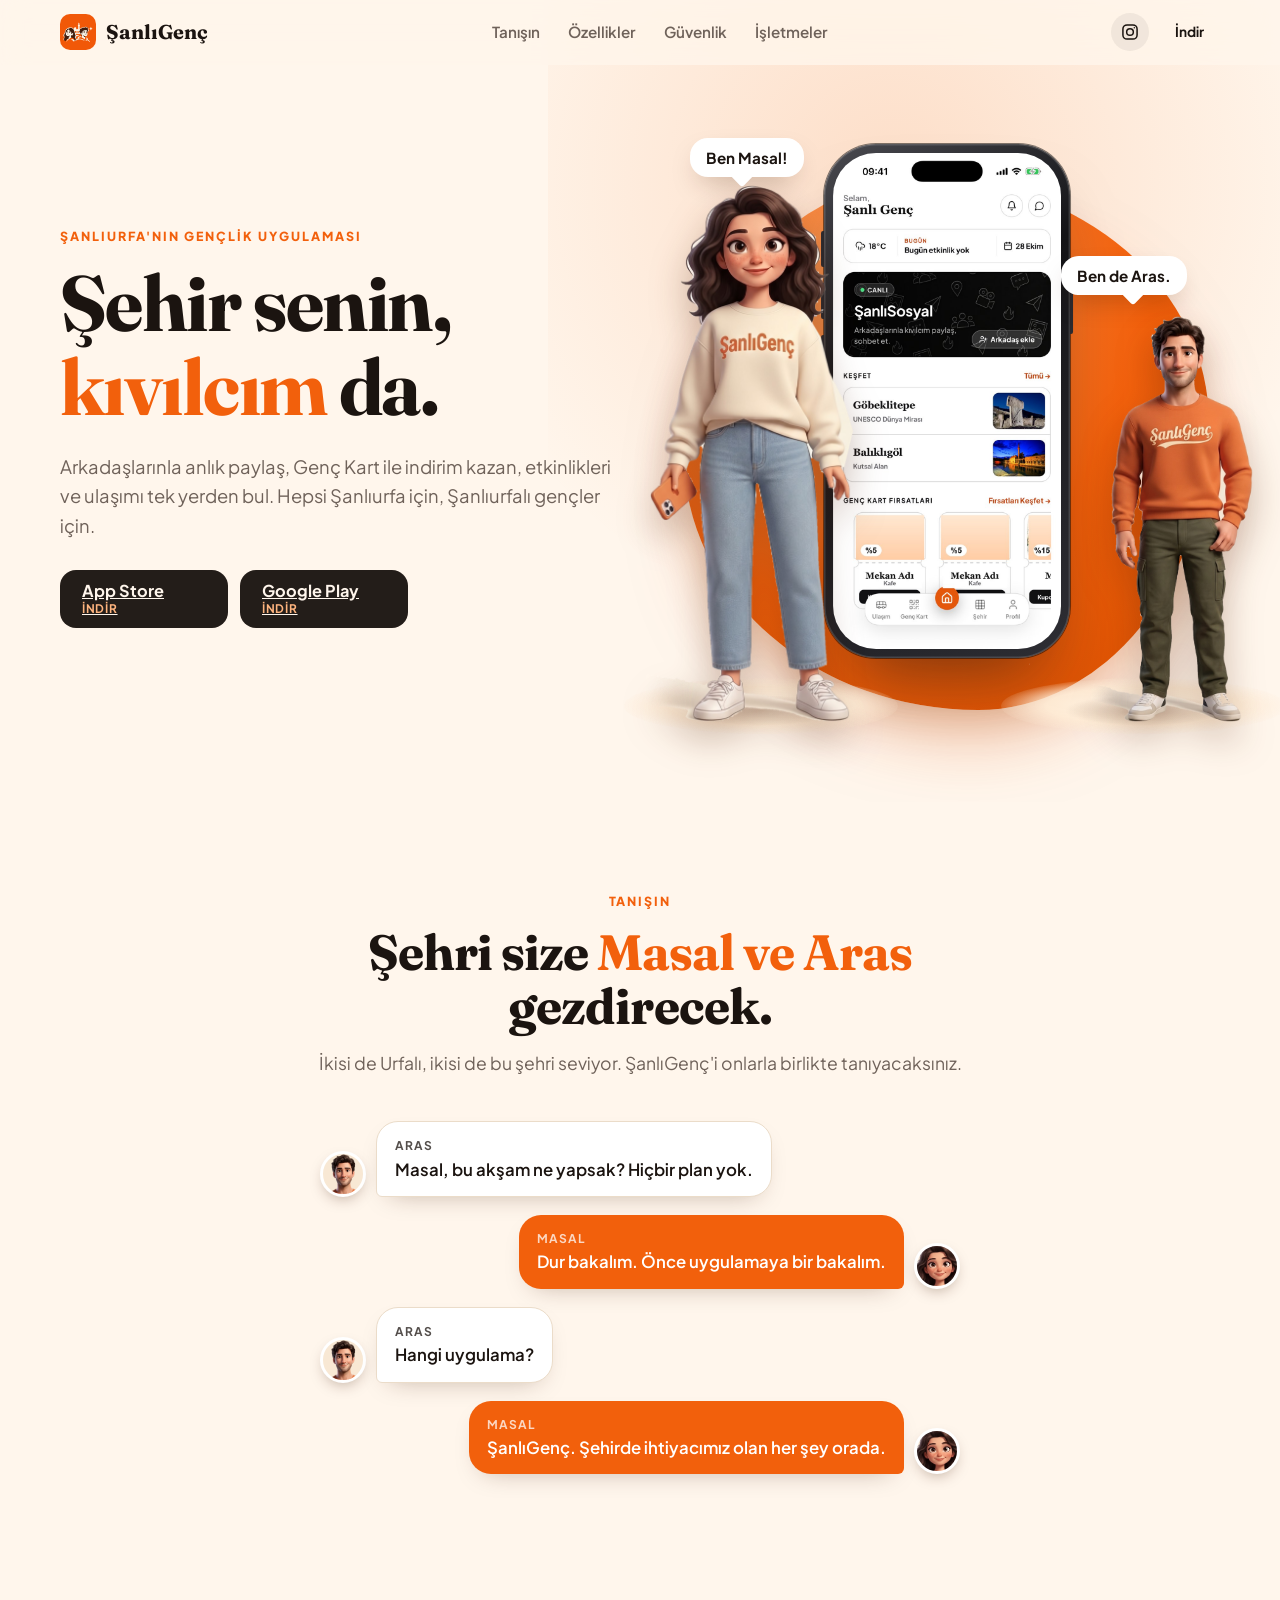
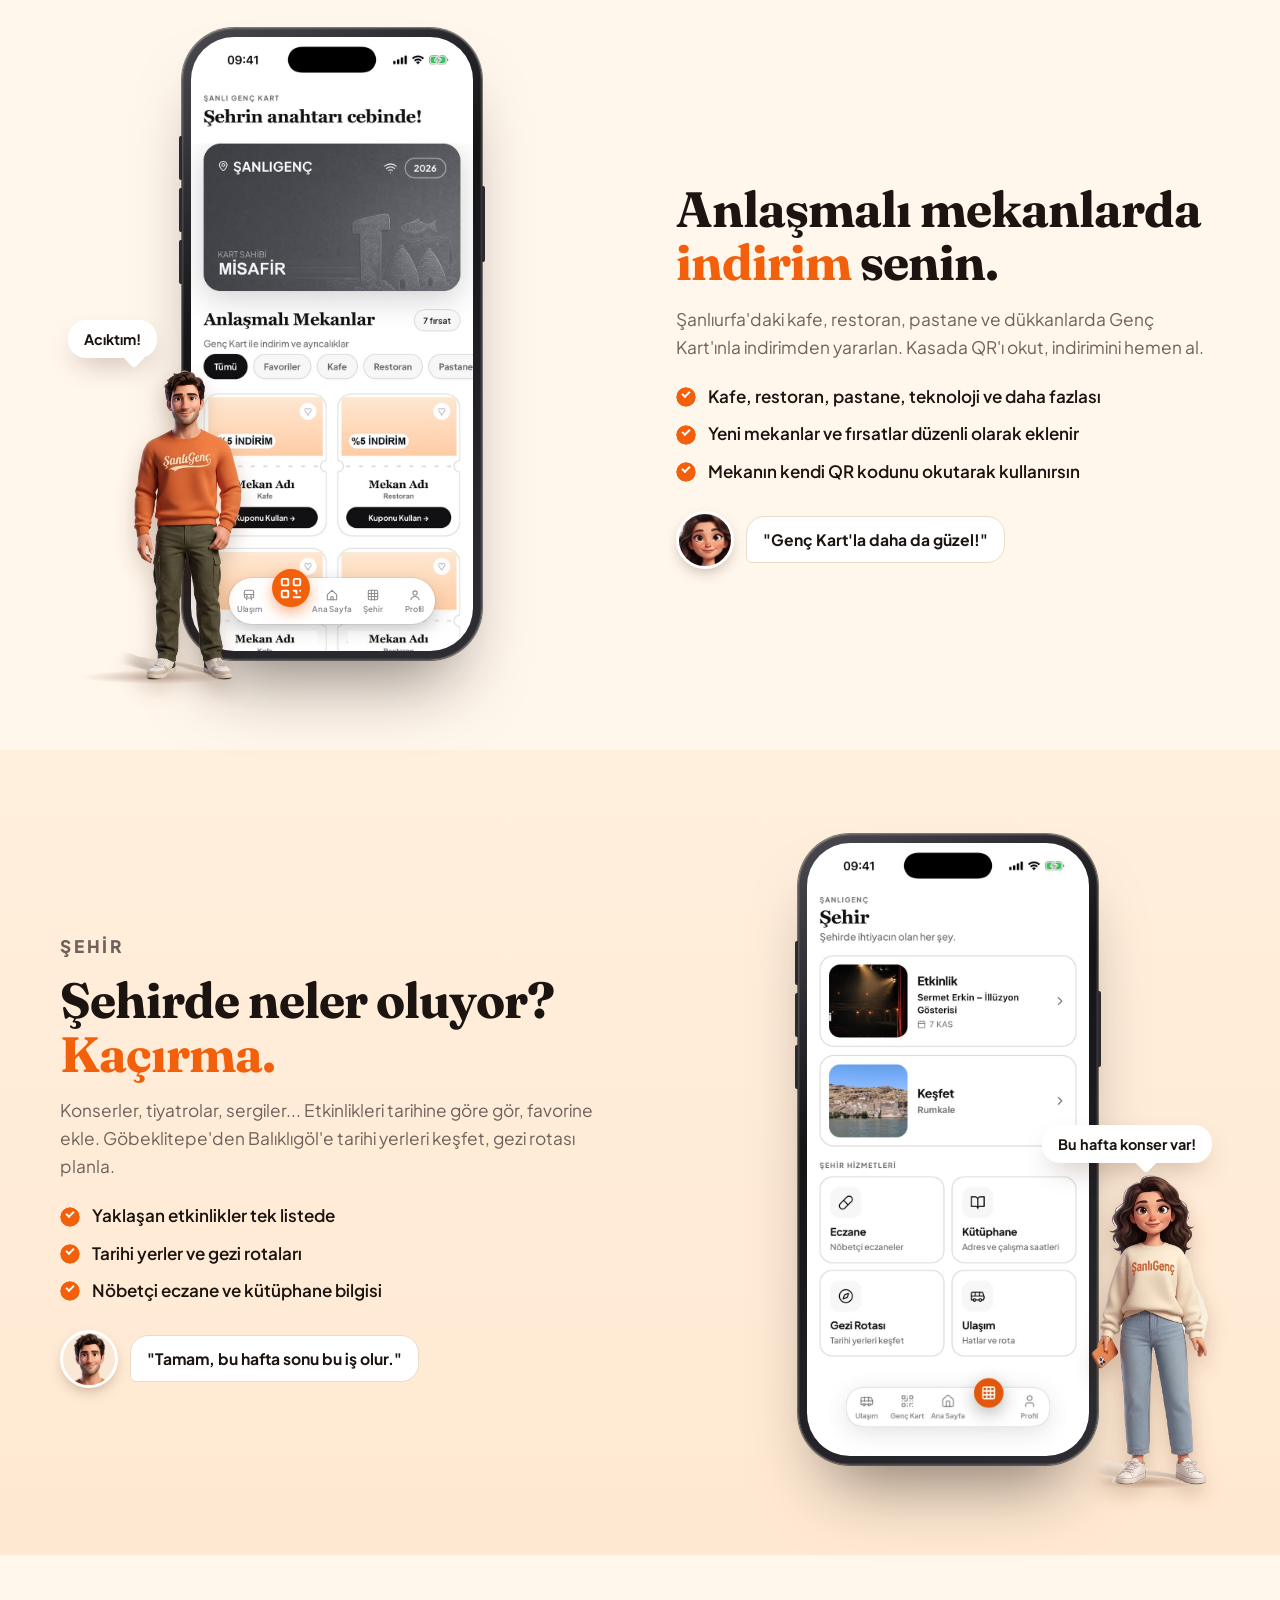
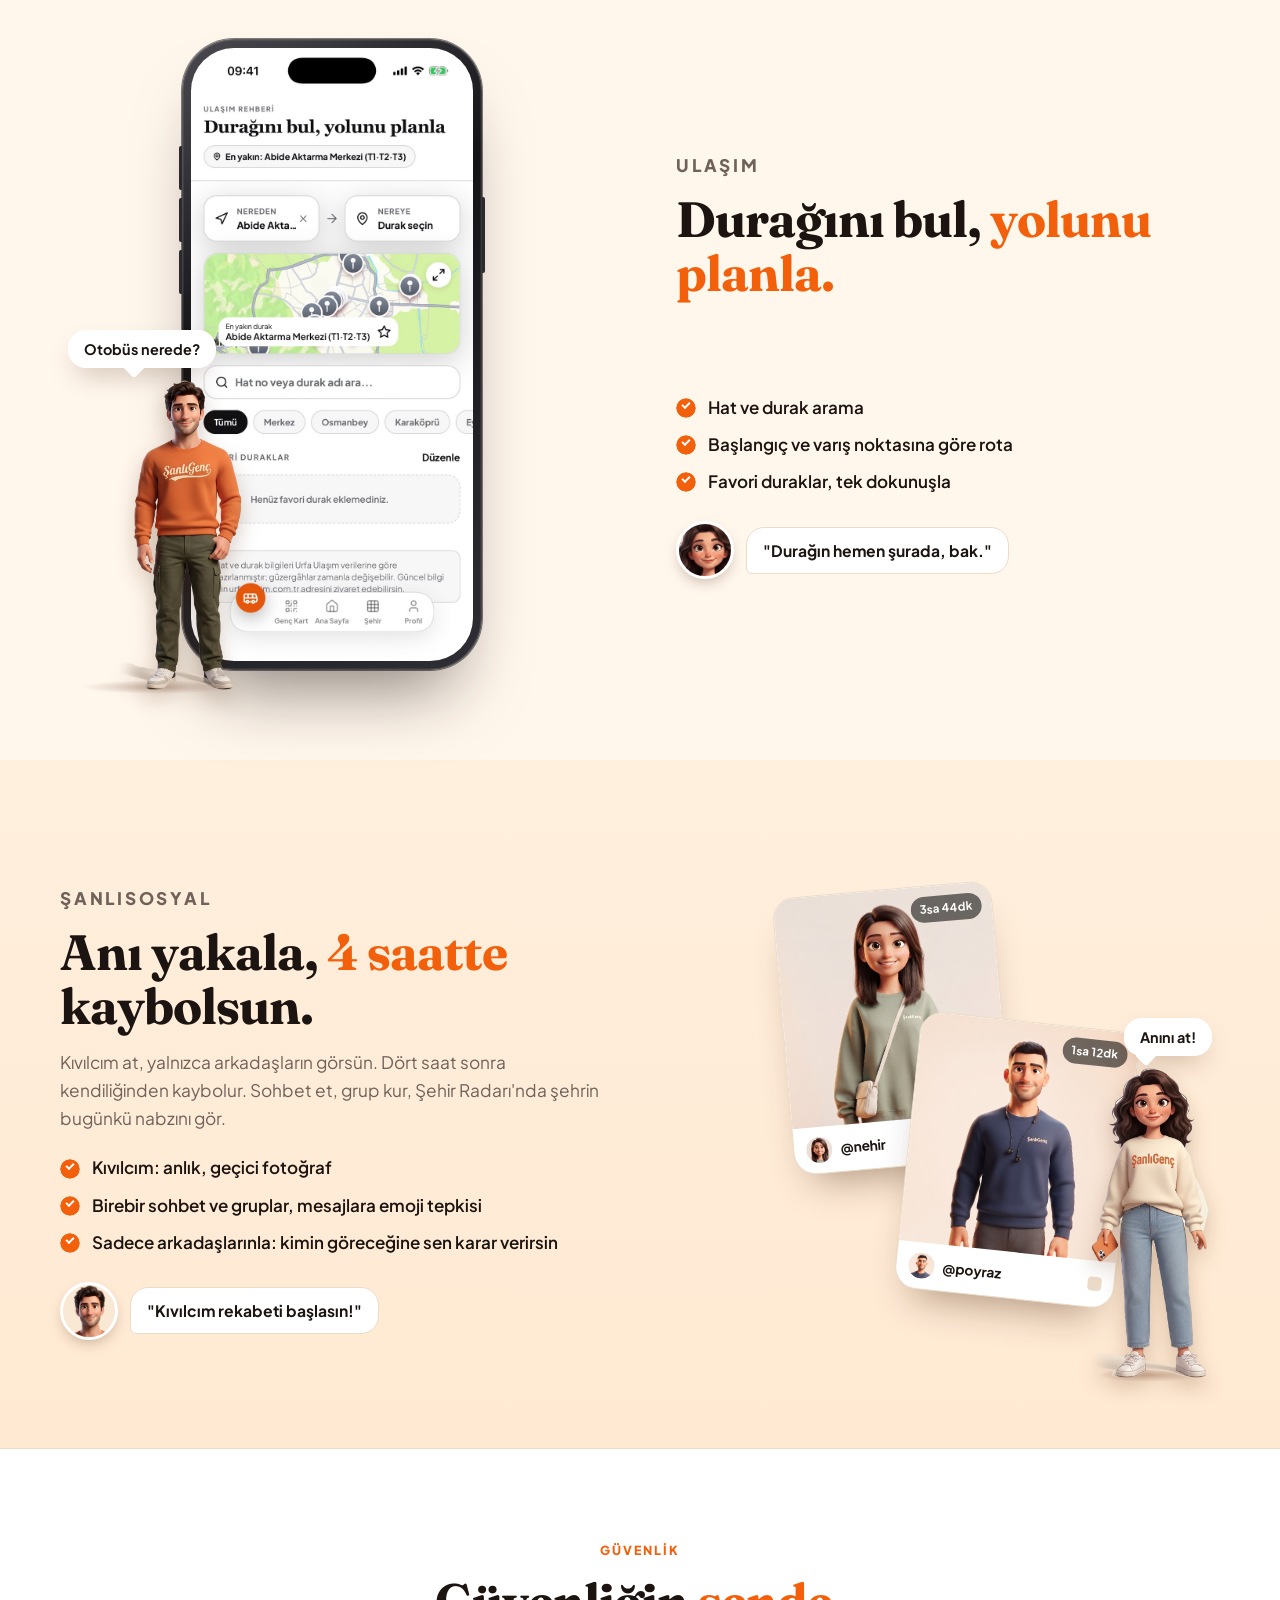
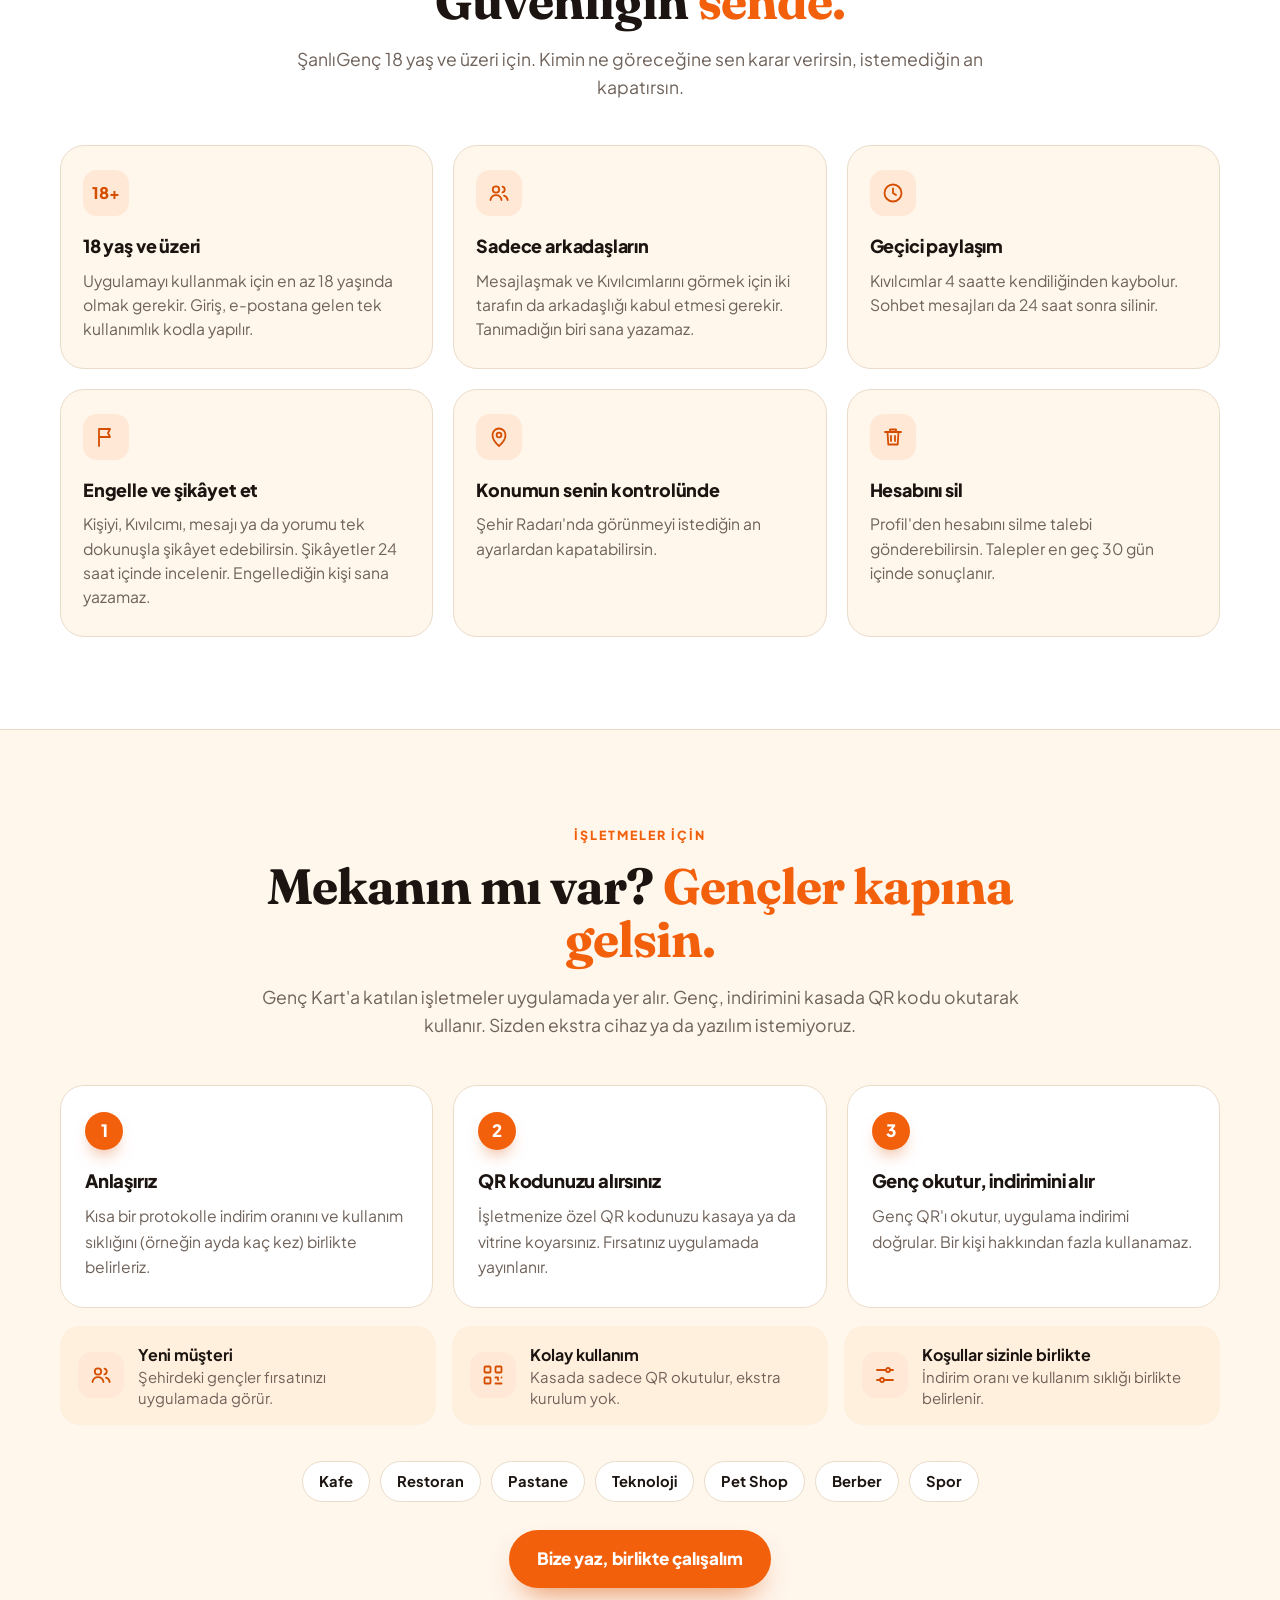
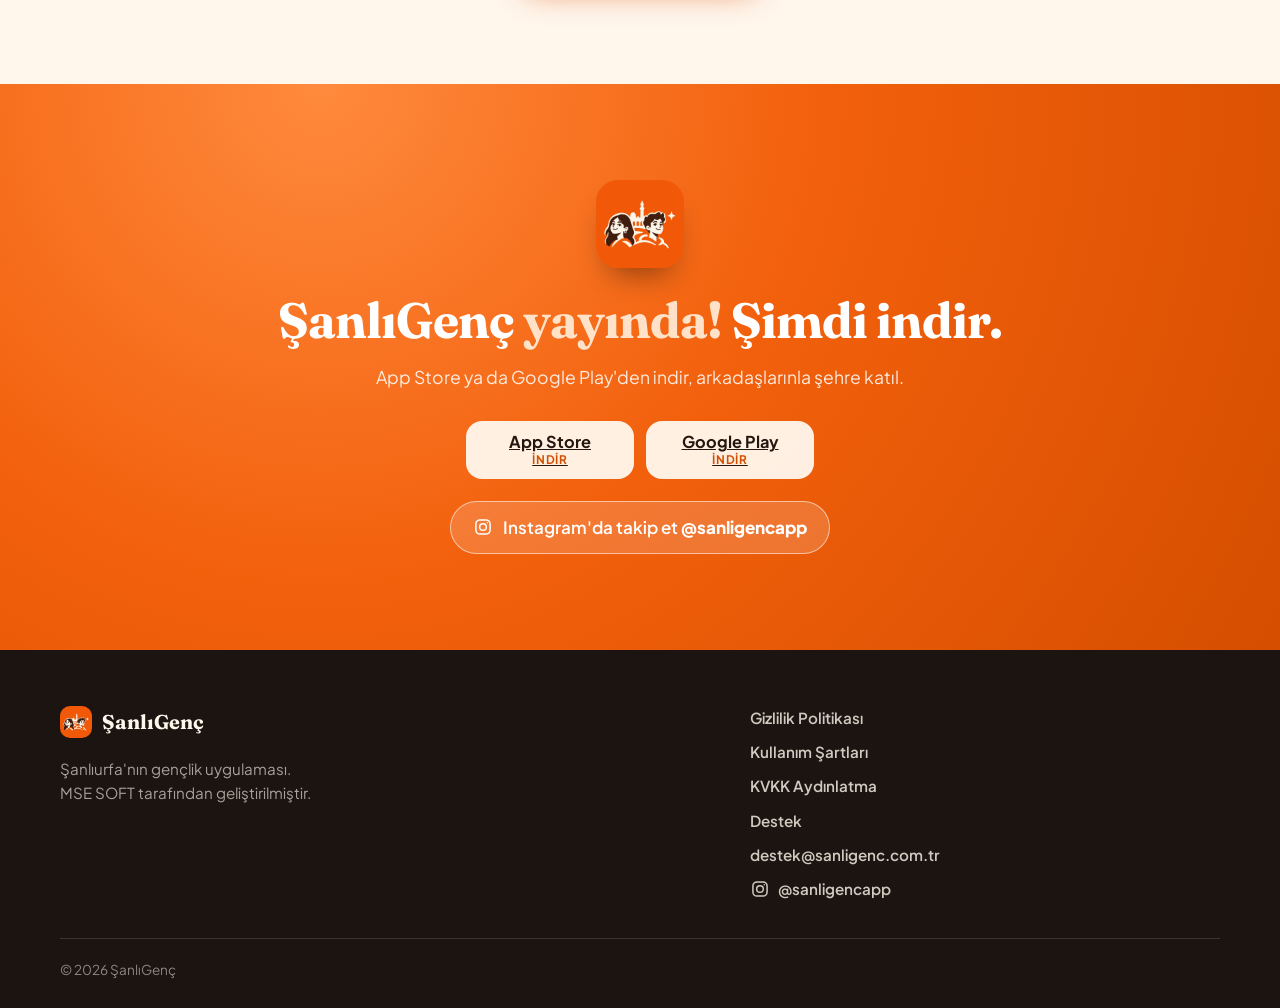
<file: index.html>
<!doctype html>
<html lang="tr">
<head>
  <meta charset="utf-8">
  <meta name="viewport" content="width=device-width, initial-scale=1, viewport-fit=cover">
  <title>ŞanlıGenç | Şanlıurfa'nın gençlik uygulaması</title>
  <meta name="description" content="Şanlıurfa'nın gençlik uygulaması ŞanlıGenç: arkadaşlarınla anlık Kıvılcım paylaş, Genç Kart ile anlaşmalı mekanlarda indirim kazan, etkinlikleri, ulaşımı ve nöbetçi eczaneyi tek yerden bul.">
  <meta name="theme-color" content="#FFF6EC">
  <meta property="og:title" content="ŞanlıGenç | Şanlıurfa'nın gençlik uygulaması">
  <meta property="og:description" content="Kıvılcım, Genç Kart, etkinlikler ve ulaşım. Masal ve Aras ile şehri keşfet.">
  <meta property="og:type" content="website">
  <link rel="canonical" href="https://sanligenc.com.tr/">
  <meta property="og:url" content="https://sanligenc.com.tr/">
  <meta property="og:site_name" content="ŞanlıGenç">
  <meta property="og:locale" content="tr_TR">
  <meta property="og:image" content="https://sanligenc.com.tr/img/masal-aras-og.jpg">
  <meta property="og:image:width" content="1200">
  <meta property="og:image:height" content="630">
  <meta property="og:image:alt" content="Masal ve Aras: ŞanlıGenç, Şanlıurfa'nın gençlik uygulaması">
  <meta name="twitter:card" content="summary_large_image">
  <meta name="twitter:title" content="ŞanlıGenç | Şanlıurfa'nın gençlik uygulaması">
  <meta name="twitter:description" content="Kıvılcım, Genç Kart, etkinlikler ve ulaşım. Masal ve Aras ile şehri keşfet.">
  <meta name="twitter:image" content="https://sanligenc.com.tr/img/masal-aras-og.jpg">
  <link rel="apple-touch-icon" href="img/apple-touch-icon.png">
  <script type="application/ld+json">{"@context":"https://schema.org","@type":"Organization","name":"ŞanlıGenç","url":"https://sanligenc.com.tr/","logo":"https://sanligenc.com.tr/img/logo.png","email":"destek@sanligenc.com.tr","sameAs":["https://www.instagram.com/sanligencapp/"]}</script>
  <link rel="icon" href="/favicon.ico" sizes="any">
  <link rel="icon" type="image/png" sizes="48x48" href="/img/favicon-48.png">
  <link rel="icon" type="image/png" sizes="96x96" href="/img/favicon-96.png">
  <link rel="icon" type="image/png" sizes="192x192" href="/img/favicon-192.png">
  <link rel="preconnect" href="https://fonts.googleapis.com">
  <link rel="preconnect" href="https://fonts.gstatic.com" crossorigin>
  <link href="https://fonts.googleapis.com/css2?family=Fraunces:opsz,wght@9..144,600;9..144,700&family=Plus+Jakarta+Sans:wght@400;500;600;700;800&display=swap" rel="stylesheet">
  <link rel="stylesheet" href="style.css?v=11">
</head>
<body>

  <header class="nav" id="nav">
    <a class="brand" href="#top" aria-label="ŞanlıGenç ana sayfa">
      <img src="img/logo.png" alt="" width="36" height="36">
      <span>ŞanlıGenç</span>
    </a>
    <nav class="nav-links" aria-label="Sayfa bölümleri">
      <a href="#tanis">Tanışın</a>
      <a href="#ozellikler">Özellikler</a>
      <a href="#guvenlik">Güvenlik</a>
      <a href="#mekan">İşletmeler</a>
    </nav>
    <div class="nav-right">
      <a class="ig-ico" href="https://www.instagram.com/sanligencapp/" target="_blank" rel="noopener" aria-label="ŞanlıGenç Instagram hesabı"><svg viewBox="0 0 24 24" fill="none" stroke="currentColor" stroke-width="1.8" stroke-linecap="round" stroke-linejoin="round" aria-hidden="true"><rect x="3.5" y="3.5" width="17" height="17" rx="5"/><circle cx="12" cy="12" r="4"/><circle cx="17.2" cy="6.8" r=".9" fill="currentColor" stroke="none"/></svg></a>
      <a class="pill soon" id="navCta" href="#indir" data-live="İndir">Çok yakında</a>
    </div>
  </header>

  <main id="top">

    <!-- HERO -->
    <section class="hero">
      <div class="wrap hero-grid">
        <div class="hero-copy">
          <p class="eyebrow reveal">Şanlıurfa'nın gençlik uygulaması</p>
          <h1 class="reveal d1">Şehir senin,<br><em>kıvılcım</em> da.</h1>
          <p class="lead reveal d2">Arkadaşlarınla anlık paylaş, Genç Kart ile indirim kazan, etkinlikleri ve ulaşımı tek yerden bul. Hepsi Şanlıurfa için, Şanlıurfalı gençler için.</p>
          <div class="store reveal d3">
            <span class="store-btn" data-store="ios" aria-disabled="true"><b>App Store</b><small>Çok yakında</small></span>
            <span class="store-btn" data-store="android" aria-disabled="true"><b>Google Play</b><small>Çok yakında</small></span>
          </div>
        </div>

        <div class="hero-stage reveal d2" aria-hidden="false">
          <div class="blob"></div>
          <div class="phone hero-phone"><img src="img/app-ana.jpg" width="720" height="1566" alt="ŞanlıGenç ana sayfası: ŞanlıSosyal, keşfet ve Genç Kart fırsatları" loading="eager"></div>
          <span class="ground g-masal" aria-hidden="true"></span>
          <span class="ground g-aras" aria-hidden="true"></span>
          <img class="char masal float-a" src="img/masal.png" alt="Masal" width="340">
          <img class="char aras float-b" src="img/aras.png" alt="Aras" width="360">
          <div class="bubble b-masal">Ben Masal!</div>
          <div class="bubble b-aras">Ben de Aras.</div>
        </div>
      </div>
    </section>

    <!-- TANIŞIN -->
    <section class="meet" id="tanis">
      <div class="wrap narrow">
        <p class="eyebrow center reveal">Tanışın</p>
        <h2 class="center reveal d1">Şehri size <em>Masal ve Aras</em> gezdirecek.</h2>
        <p class="sub center reveal d2">İkisi de Urfalı, ikisi de bu şehri seviyor. ŞanlıGenç'i onlarla birlikte tanıyacaksınız.</p>

        <div class="chat">
          <div class="msg aras reveal"><span class="av av-aras" aria-hidden="true"></span><div class="bub"><b>Aras</b><p>Masal, bu akşam ne yapsak? Hiçbir plan yok.</p></div></div>
          <div class="msg masal reveal d1"><span class="av av-masal" aria-hidden="true"></span><div class="bub"><b>Masal</b><p>Dur bakalım. Önce uygulamaya bir bakalım.</p></div></div>
          <div class="msg aras reveal d2"><span class="av av-aras" aria-hidden="true"></span><div class="bub"><b>Aras</b><p>Hangi uygulama?</p></div></div>
          <div class="msg masal reveal d3"><span class="av av-masal" aria-hidden="true"></span><div class="bub"><b>Masal</b><p>ŞanlıGenç. Şehirde ihtiyacımız olan her şey orada.</p></div></div>
        </div>
      </div>
    </section>

    <!-- ÖZELLİKLER -->
    <section class="features" id="ozellikler">

      <!-- Genç Kart -->
      <article class="feature">
        <div class="wrap f-grid">
          <div class="f-visual reveal">
            <div class="phone"><div class="screen"><img src="img/app-genckart.jpg" width="720" height="1566" alt="Genç Kart ekranı: anlaşmalı mekanlar ve indirimler" loading="lazy">
              <nav class="tabbar" aria-hidden="true">
                <span class="tb"><i><svg viewBox="0 0 24 24" fill="none" stroke="currentColor" stroke-width="1.8" stroke-linecap="round" stroke-linejoin="round" aria-hidden="true"><rect x="4" y="4" width="16" height="13" rx="3"/><path d="M4 11h16M8 20v-3M16 20v-3"/><circle cx="8.5" cy="14" r=".6"/><circle cx="15.5" cy="14" r=".6"/></svg></i>Ulaşım</span>
                <span class="tb tb-on"><i><svg viewBox="0 0 24 24" fill="none" stroke="currentColor" stroke-width="1.8" stroke-linecap="round" stroke-linejoin="round" aria-hidden="true"><rect x="3.5" y="3.5" width="6" height="6" rx="1"/><rect x="14.5" y="3.5" width="6" height="6" rx="1"/><rect x="3.5" y="14.5" width="6" height="6" rx="1"/><path d="M14.5 14.5h2.5v2.5M20.5 14.5v.01M14.5 20.5h6"/></svg></i></span>
                <span class="tb"><i><svg viewBox="0 0 24 24" fill="none" stroke="currentColor" stroke-width="1.8" stroke-linecap="round" stroke-linejoin="round" aria-hidden="true"><path d="M4 11.5 12 4l8 7.5V20H4z"/><path d="M10 20v-5h4v5"/></svg></i>Ana Sayfa</span>
                <span class="tb"><i><svg viewBox="0 0 24 24" fill="none" stroke="currentColor" stroke-width="1.8" stroke-linecap="round" stroke-linejoin="round" aria-hidden="true"><rect x="4" y="4" width="16" height="16" rx="2"/><path d="M4 9.3h16M4 14.7h16M9.3 4v16M14.7 4v16"/></svg></i>Şehir</span>
                <span class="tb"><i><svg viewBox="0 0 24 24" fill="none" stroke="currentColor" stroke-width="1.8" stroke-linecap="round" stroke-linejoin="round" aria-hidden="true"><circle cx="12" cy="8.5" r="3.6"/><path d="M5 20c.8-3.6 3.6-5.4 7-5.4s6.2 1.8 7 5.4"/></svg></i>Profil</span>
              </nav></div></div>
            <div class="peek peek-aras"><img src="img/aras.png" alt="" aria-hidden="true"></div>
            <div class="bubble b-f1">Acıktım!</div>
          </div>
          <div class="f-copy">
            <p class="eyebrow reveal">Genç Kart</p>
            <h2 class="reveal d1">Anlaşmalı mekanlarda <em>indirim</em> senin.</h2>
            <p class="reveal d2">Şanlıurfa'daki kafe, restoran, pastane ve dükkanlarda Genç Kart'ınla indirimden yararlan. Kasada QR'ı okut, indirimini hemen al.</p>
            <ul class="ticks reveal d3">
              <li>Kafe, restoran, pastane, teknoloji ve daha fazlası</li>
              <li>Yeni mekanlar ve fırsatlar düzenli olarak eklenir</li>
              <li>Mekanın kendi QR kodunu okutarak kullanırsın</li>
            </ul>
            <div class="say reveal d3"><span class="av av-masal" aria-hidden="true"></span><p>"Genç Kart'la daha da güzel!"</p></div>
          </div>
        </div>
      </article>

      <!-- Şehir -->
      <article class="feature alt">
        <div class="wrap f-grid">
          <div class="f-visual reveal">
            <div class="phone"><img src="img/app-sehir.jpg" width="720" height="1566" alt="Şehir ekranı: etkinlikler, keşfet, eczane, kütüphane ve gezi rotası" loading="lazy"></div>
            <div class="peek peek-masal"><img src="img/masal.png" alt="" aria-hidden="true"></div>
            <div class="bubble b-f2">Bu hafta konser var!</div>
          </div>
          <div class="f-copy">
            <p class="eyebrow reveal">Şehir</p>
            <h2 class="reveal d1">Şehirde neler oluyor? <em>Kaçırma.</em></h2>
            <p class="reveal d2">Konserler, tiyatrolar, sergiler... Etkinlikleri tarihine göre gör, favorine ekle. Göbeklitepe'den Balıklıgöl'e tarihi yerleri keşfet, gezi rotası planla.</p>
            <ul class="ticks reveal d3">
              <li>Yaklaşan etkinlikler tek listede</li>
              <li>Tarihi yerler ve gezi rotaları</li>
              <li>Nöbetçi eczane ve kütüphane bilgisi</li>
            </ul>
            <div class="say reveal d3"><span class="av av-aras" aria-hidden="true"></span><p>"Tamam, bu hafta sonu bu iş olur."</p></div>
          </div>
        </div>
      </article>

      <!-- Ulaşım -->
      <article class="feature">
        <div class="wrap f-grid">
          <div class="f-visual reveal">
            <div class="phone"><img src="img/app-ulasim.jpg" width="720" height="1566" alt="Ulaşım ekranı: durak bul, rota planla" loading="lazy"></div>
            <div class="peek peek-aras"><img src="img/aras.png" alt="" aria-hidden="true"></div>
            <div class="bubble b-f3">Otobüs nerede?</div>
          </div>
          <div class="f-copy">
            <p class="eyebrow reveal">Ulaşım</p>
            <h2 class="reveal d1">Durağını bul, <em>yolunu planla.</em></h2>
            <p class="reveal d2">Nereden nereye gideceğini yaz, hangi hatla gideceğini ve nerede ineceğini gör. En yakın durağın haritada hemen karşında.</p>
            <ul class="ticks reveal d3">
              <li>Hat ve durak arama</li>
              <li>Başlangıç ve varış noktasına göre rota</li>
              <li>Favori duraklar, tek dokunuşla</li>
            </ul>
            <div class="say reveal d3"><span class="av av-masal" aria-hidden="true"></span><p>"Durağın hemen şurada, bak."</p></div>
          </div>
        </div>
      </article>

      <!-- ŞanlıSosyal -->
      <article class="feature alt">
        <div class="wrap f-grid">
          <div class="f-visual reveal">
            <div class="kivilcim" aria-hidden="true">
              <div class="k-card">
                <div class="k-photo p1"><span class="k-chip">3sa 44dk</span></div>
                <div class="k-meta"><i class="av-nehir"></i><b>@nehir</b><span></span></div>
              </div>
              <div class="k-card k-2">
                <div class="k-photo p2"><span class="k-chip">1sa 12dk</span></div>
                <div class="k-meta"><i class="av-poyraz"></i><b>@poyraz</b><span></span></div>
              </div>
            </div>
            <div class="peek peek-masal"><img src="img/masal.png" alt="" aria-hidden="true"></div>
            <div class="bubble b-f4">Anını at!</div>
          </div>
          <div class="f-copy">
            <p class="eyebrow reveal">ŞanlıSosyal</p>
            <h2 class="reveal d1">Anı yakala, <em>4 saatte</em> kaybolsun.</h2>
            <p class="reveal d2">Kıvılcım at, yalnızca arkadaşların görsün. Dört saat sonra kendiliğinden kaybolur. Sohbet et, grup kur, Şehir Radarı'nda şehrin bugünkü nabzını gör.</p>
            <ul class="ticks reveal d3">
              <li>Kıvılcım: anlık, geçici fotoğraf</li>
              <li>Birebir sohbet ve gruplar, mesajlara emoji tepkisi</li>
              <li>Sadece arkadaşlarınla: kimin göreceğine sen karar verirsin</li>
            </ul>
            <div class="say reveal d3"><span class="av av-aras" aria-hidden="true"></span><p>"Kıvılcım rekabeti başlasın!"</p></div>
          </div>
        </div>
      </article>
    </section>

    <!-- GÜVENLİK -->
    <section class="safety" id="guvenlik">
      <div class="wrap">
        <div class="narrow center">
          <p class="eyebrow reveal">Güvenlik</p>
          <h2 class="reveal d1">Güvenliğin <em>sende.</em></h2>
          <p class="sub reveal d2">ŞanlıGenç 18 yaş ve üzeri için. Kimin ne göreceğine sen karar verirsin, istemediğin an kapatırsın.</p>
        </div>
        <div class="cards">
          <details class="card acc reveal" open><summary><span class="ico big">18+</span><h3>18 yaş ve üzeri</h3><i class="chev" aria-hidden="true"></i></summary><p>Uygulamayı kullanmak için en az 18 yaşında olmak gerekir. Giriş, e-postana gelen tek kullanımlık kodla yapılır.</p></details>
          <details class="card acc reveal d1" open><summary><span class="ico"><svg viewBox="0 0 24 24" fill="none" stroke="currentColor" stroke-width="1.8" stroke-linecap="round" stroke-linejoin="round" aria-hidden="true"><circle cx="9" cy="8.5" r="3.2"/><path d="M3.5 19c.6-3.2 2.8-4.8 5.5-4.8s4.9 1.6 5.5 4.8"/><path d="M15.5 5.6a3 3 0 0 1 0 5.8M17 14.6c2 .5 3.3 2 3.7 4.4"/></svg></span><h3>Sadece arkadaşların</h3><i class="chev" aria-hidden="true"></i></summary><p>Mesajlaşmak ve Kıvılcımlarını görmek için iki tarafın da arkadaşlığı kabul etmesi gerekir. Tanımadığın biri sana yazamaz.</p></details>
          <details class="card acc reveal d2" open><summary><span class="ico"><svg viewBox="0 0 24 24" fill="none" stroke="currentColor" stroke-width="1.8" stroke-linecap="round" stroke-linejoin="round" aria-hidden="true"><circle cx="12" cy="12" r="8.5"/><path d="M12 7.5V12l3 2"/></svg></span><h3>Geçici paylaşım</h3><i class="chev" aria-hidden="true"></i></summary><p>Kıvılcımlar 4 saatte kendiliğinden kaybolur. Sohbet mesajları da 24 saat sonra silinir.</p></details>
          <details class="card acc reveal" open><summary><span class="ico"><svg viewBox="0 0 24 24" fill="none" stroke="currentColor" stroke-width="1.8" stroke-linecap="round" stroke-linejoin="round" aria-hidden="true"><path d="M5 21V4M5 4h11l-2 4 2 4H5"/></svg></span><h3>Engelle ve şikâyet et</h3><i class="chev" aria-hidden="true"></i></summary><p>Kişiyi, Kıvılcımı, mesajı ya da yorumu tek dokunuşla şikâyet edebilirsin. Şikâyetler 24 saat içinde incelenir. Engellediğin kişi sana yazamaz.</p></details>
          <details class="card acc reveal d1" open><summary><span class="ico"><svg viewBox="0 0 24 24" fill="none" stroke="currentColor" stroke-width="1.8" stroke-linecap="round" stroke-linejoin="round" aria-hidden="true"><path d="M12 21s6.5-5.6 6.5-11a6.5 6.5 0 0 0-13 0c0 5.4 6.5 11 6.5 11z"/><circle cx="12" cy="10" r="2.4"/></svg></span><h3>Konumun senin kontrolünde</h3><i class="chev" aria-hidden="true"></i></summary><p>Şehir Radarı'nda görünmeyi istediğin an ayarlardan kapatabilirsin.</p></details>
          <details class="card acc reveal d2" open><summary><span class="ico"><svg viewBox="0 0 24 24" fill="none" stroke="currentColor" stroke-width="1.8" stroke-linecap="round" stroke-linejoin="round" aria-hidden="true"><path d="M4 7h16M9 7V4.5h6V7M6.5 7l.8 12.5h9.4L17.5 7M10 11v5M14 11v5"/></svg></span><h3>Hesabını sil</h3><i class="chev" aria-hidden="true"></i></summary><p>Profil'den hesabını silme talebi gönderebilirsin. Talepler en geç 30 gün içinde sonuçlanır.</p></details>
        </div>
      </div>
    </section>

    <!-- MEKAN -->
    <section class="venue" id="mekan">
      <div class="wrap">
        <div class="narrow center">
          <p class="eyebrow reveal">İşletmeler için</p>
          <h2 class="reveal d1">Mekanın mı var? <em>Gençler kapına gelsin.</em></h2>
          <p class="sub reveal d2">Genç Kart'a katılan işletmeler uygulamada yer alır. Genç, indirimini kasada QR kodu okutarak kullanır. Sizden ekstra cihaz ya da yazılım istemiyoruz.</p>
        </div>

        <ol class="steps">
          <li class="step reveal"><details class="acc" open><summary><span class="num">1</span><h3>Anlaşırız</h3><i class="chev" aria-hidden="true"></i></summary><p>Kısa bir protokolle indirim oranını ve kullanım sıklığını (örneğin ayda kaç kez) birlikte belirleriz.</p></details></li>
          <li class="step reveal d1"><details class="acc" open><summary><span class="num">2</span><h3>QR kodunuzu alırsınız</h3><i class="chev" aria-hidden="true"></i></summary><p>İşletmenize özel QR kodunuzu kasaya ya da vitrine koyarsınız. Fırsatınız uygulamada yayınlanır.</p></details></li>
          <li class="step reveal d2"><details class="acc" open><summary><span class="num">3</span><h3>Genç okutur, indirimini alır</h3><i class="chev" aria-hidden="true"></i></summary><p>Genç QR'ı okutur, uygulama indirimi doğrular. Bir kişi hakkından fazla kullanamaz.</p></details></li>
        </ol>

        <div class="benefits">
          <div class="benefit reveal"><span class="ico"><svg viewBox="0 0 24 24" fill="none" stroke="currentColor" stroke-width="1.8" stroke-linecap="round" stroke-linejoin="round" aria-hidden="true"><circle cx="9" cy="8.5" r="3.2"/><path d="M3.5 19c.6-3.2 2.8-4.8 5.5-4.8s4.9 1.6 5.5 4.8"/><path d="M15.5 5.6a3 3 0 0 1 0 5.8M17 14.6c2 .5 3.3 2 3.7 4.4"/></svg></span><div><b>Yeni müşteri</b><span>Şehirdeki gençler fırsatınızı uygulamada görür.</span></div></div>
          <div class="benefit reveal d1"><span class="ico"><svg viewBox="0 0 24 24" fill="none" stroke="currentColor" stroke-width="1.8" stroke-linecap="round" stroke-linejoin="round" aria-hidden="true"><rect x="3.5" y="3.5" width="6" height="6" rx="1"/><rect x="14.5" y="3.5" width="6" height="6" rx="1"/><rect x="3.5" y="14.5" width="6" height="6" rx="1"/><path d="M14.5 14.5h2.5v2.5M20.5 14.5v.01M14.5 20.5h6"/></svg></span><div><b>Kolay kullanım</b><span>Kasada sadece QR okutulur, ekstra kurulum yok.</span></div></div>
          <div class="benefit reveal d2"><span class="ico"><svg viewBox="0 0 24 24" fill="none" stroke="currentColor" stroke-width="1.8" stroke-linecap="round" stroke-linejoin="round" aria-hidden="true"><path d="M4 7h9M17 7h3M4 17h3M11 17h9"/><circle cx="15" cy="7" r="2"/><circle cx="9" cy="17" r="2"/></svg></span><div><b>Koşullar sizinle birlikte</b><span>İndirim oranı ve kullanım sıklığı birlikte belirlenir.</span></div></div>
        </div>

        <div class="center venue-cta">
          <div class="chips reveal d2">
            <span>Kafe</span><span>Restoran</span><span>Pastane</span><span>Teknoloji</span><span>Pet Shop</span><span>Berber</span><span>Spor</span>
          </div>
          <a class="btn reveal d3" href="mailto:destek@sanligenc.com.tr?subject=Genç%20Kart%20anlaşması">Bize yaz, birlikte çalışalım</a>
        </div>
      </div>
    </section>

    <!-- İNDİR -->
    <section class="download" id="indir">
      <div class="wrap narrow center">
        <img class="d-logo reveal" src="img/logo.png" alt="" width="88" height="88">
        <h2 class="reveal d1" id="dlTitle" data-live="ŞanlıGenç <em>yayında!</em> Şimdi indir.">ŞanlıGenç <em>çok yakında</em><br class="br-dl"> App Store ve Google Play'de.</h2>
        <p class="sub reveal d2" id="dlSub" data-live="App Store ya da Google Play'den indir, arkadaşlarınla şehre katıl.">Çıktığı gün ilk burada duyuracağız. Masal ve Aras şimdiden hazır.</p>
        <div class="store dark reveal d3">
          <span class="store-btn" data-store="ios" aria-disabled="true"><b>App Store</b><small>Çok yakında</small></span>
          <span class="store-btn" data-store="android" aria-disabled="true"><b>Google Play</b><small>Çok yakında</small></span>
        </div>
        <a class="ig-btn reveal d3" href="https://www.instagram.com/sanligencapp/" target="_blank" rel="noopener"><svg viewBox="0 0 24 24" fill="none" stroke="currentColor" stroke-width="1.8" stroke-linecap="round" stroke-linejoin="round" aria-hidden="true"><rect x="3.5" y="3.5" width="17" height="17" rx="5"/><circle cx="12" cy="12" r="4"/><circle cx="17.2" cy="6.8" r=".9" fill="currentColor" stroke="none"/></svg><span>Instagram'da takip et <b>@sanligencapp</b></span></a>
      </div>
    </section>
  </main>

  <footer class="footer">
    <div class="wrap foot-grid">
      <div>
        <a class="brand" href="#top"><img src="img/logo.png" alt="" width="32" height="32"><span>ŞanlıGenç</span></a>
        <p class="muted">Şanlıurfa'nın gençlik uygulaması.<br>MSE SOFT tarafından geliştirilmiştir.</p>
      </div>
      <nav class="foot-links" aria-label="Yasal ve destek">
        <a href="gizlilik/">Gizlilik Politikası</a>
        <a href="kullanim-sartlari/">Kullanım Şartları</a>
        <a href="kvkk/">KVKK Aydınlatma</a>
        <a href="destek/">Destek</a>
        <a href="mailto:destek@sanligenc.com.tr">destek@sanligenc.com.tr</a>
        <a class="foot-ig" href="https://www.instagram.com/sanligencapp/" target="_blank" rel="noopener"><svg viewBox="0 0 24 24" fill="none" stroke="currentColor" stroke-width="1.8" stroke-linecap="round" stroke-linejoin="round" aria-hidden="true"><rect x="3.5" y="3.5" width="17" height="17" rx="5"/><circle cx="12" cy="12" r="4"/><circle cx="17.2" cy="6.8" r=".9" fill="currentColor" stroke="none"/></svg><span>@sanligencapp</span></a>
      </nav>
    </div>
    <p class="copy">© 2026 ŞanlıGenç</p>
  </footer>

  <script src="script.js?v=5"></script>
</body>
</html>
</file>
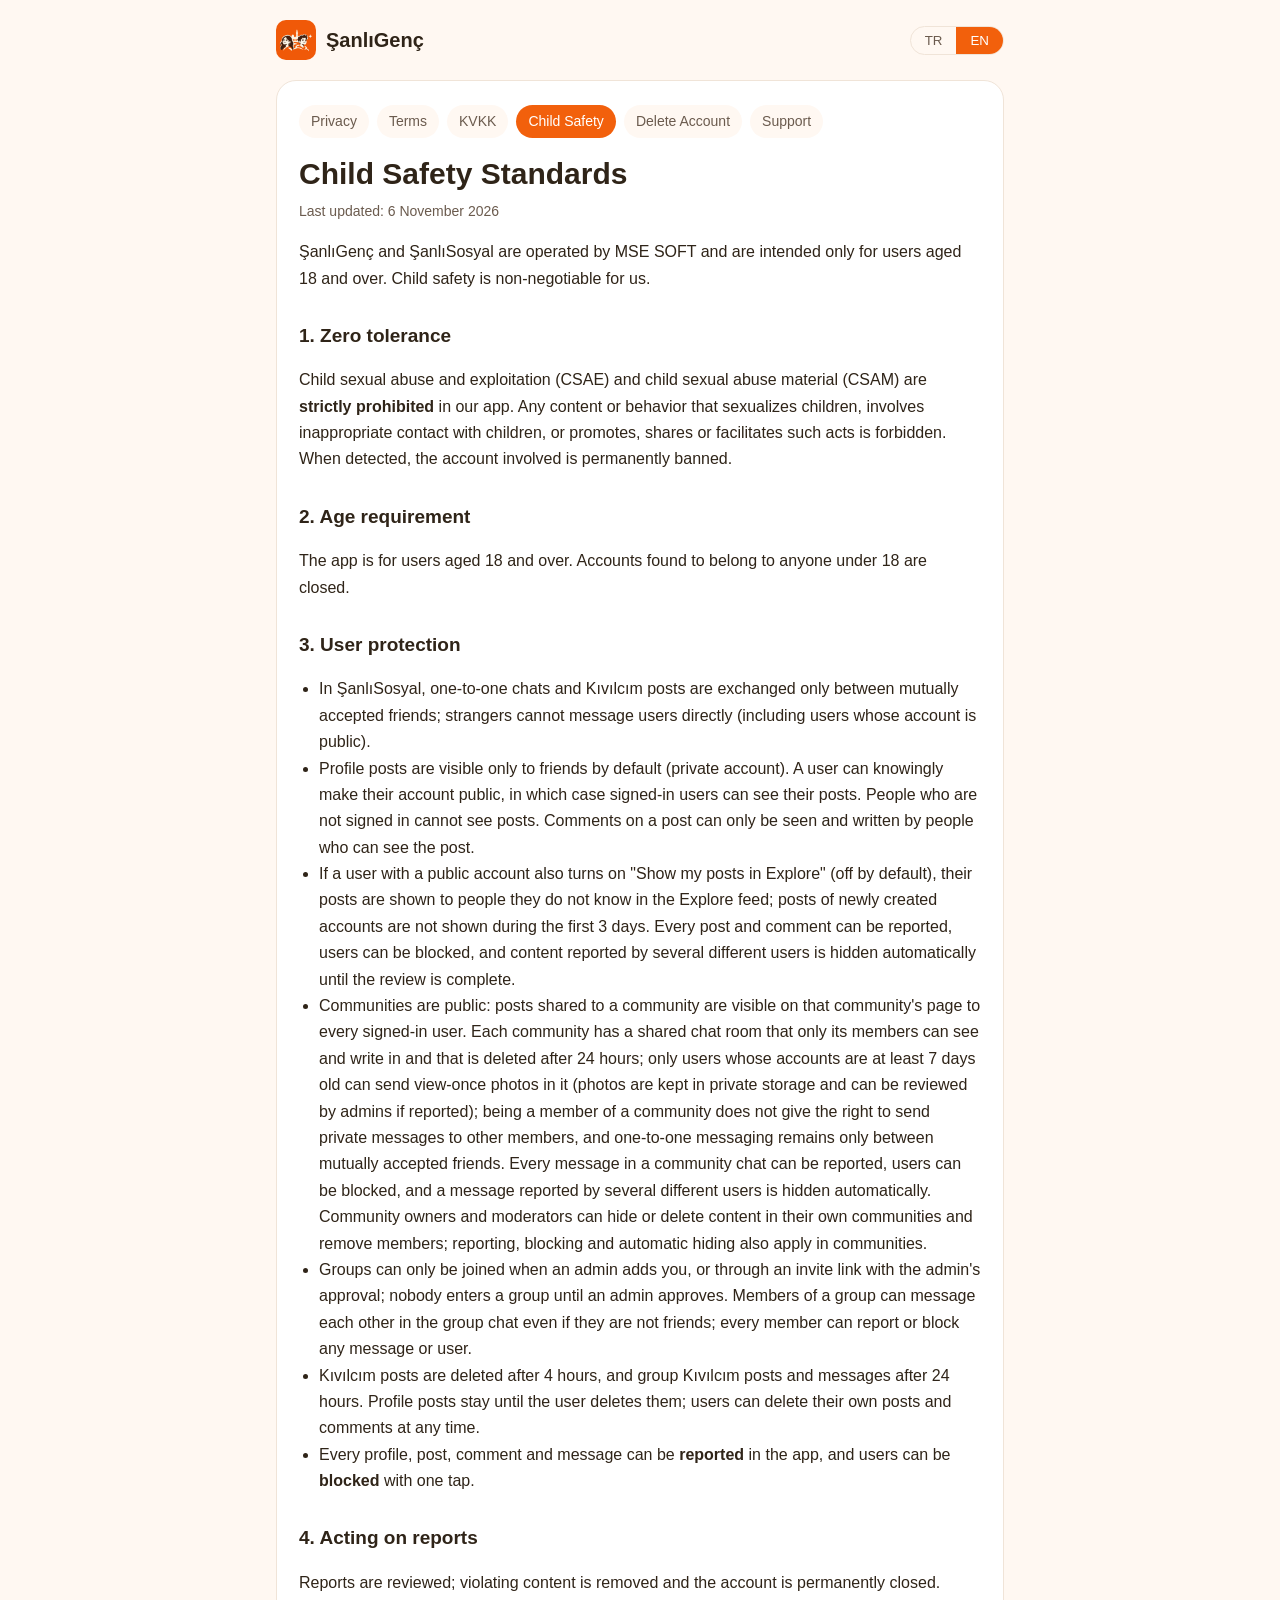
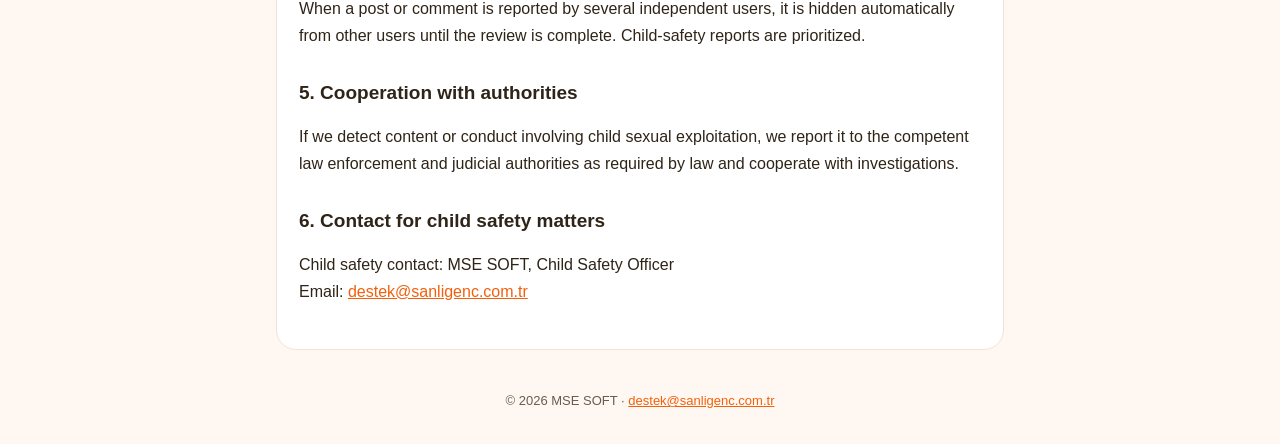
<file: cocuk-guvenligi/index.html>
<!doctype html>
<html lang="tr">
<head>
<meta charset="utf-8">
<meta name="viewport" content="width=device-width, initial-scale=1">
<title>Çocuk Güvenliği Standartları · ŞanlıGenç</title>
<meta name="description" content="ŞanlıGenç — Şanlıurfa gençlik ve şehir uygulaması. Çocuk Güvenliği Standartları (CSAE).">
<link rel="icon" href="../logo.jpg">
<link rel="stylesheet" href="../stil.css">
</head>
<body>
<header>
  <a class="marka" href="../"><img src="../logo.jpg" alt="" width="40" height="40"><span>ŞanlıGenç</span></a>
  <div class="dil" role="group" aria-label="Dil / Language">
    <button type="button" data-dil="tr" aria-pressed="true">TR</button>
    <button type="button" data-dil="en" aria-pressed="false">EN</button>
  </div>
</header>
<main>
  <section lang="tr" data-bolum="tr">
    <nav><a href="../gizlilik/">Gizlilik</a><a href="../kullanim-sartlari/">Kullanım Şartları</a><a href="../kvkk/">KVKK</a><a href="../cocuk-guvenligi/" aria-current="page">Çocuk Güvenliği</a><a href="../hesap-silme/">Hesap Silme</a><a href="../destek/">Destek</a></nav>
    <h1>Çocuk Güvenliği Standartları</h1>
    <p class="tarih">Son güncelleme: 11 Kasım 2026</p>
    <p>ŞanlıGenç ve ŞanlıSosyal, MSE SOFT tarafından işletilir ve yalnızca 18 yaş ve üzeri kullanıcılara yöneliktir. Çocukların güvenliği bizim için tartışmaya açık değildir.</p>
    <h2>1. Sıfır tolerans</h2>
    <p>Uygulamamızda çocuğun cinsel istismarı ve sömürülmesi (CSAE) ile çocuğa yönelik cinsel istismar materyali (CSAM) <strong>kesinlikle yasaktır</strong>. Çocukları cinselleştiren, çocuklarla uygunsuz iletişim kuran, bunu teşvik eden, paylaşan veya bunlara aracılık eden her türlü içerik ve davranış yasaktır. Bu tür içerik tespit edildiğinde ilgili hesap kalıcı olarak kapatılır.</p>
    <h2>2. Yaş sınırı</h2>
    <p>Uygulama 18 yaş ve üzeri kullanıcılar içindir. 18 yaşından küçük olduğu anlaşılan hesaplar kapatılır.</p>
    <h2>3. Kullanıcı koruması</h2>
    <ul>
      <li>ŞanlıSosyal'de birebir sohbet ve Kıvılcımlar karşılıklı kabul edilen arkadaşlar arasındadır; yabancılar kullanıcıya doğrudan yazamaz (hesabı herkese açık olan kullanıcılara da yazamaz).</li><li>Profil gönderileri varsayılan olarak yalnızca arkadaşlara görünür (gizli hesap). Kullanıcı, hesabını bilinçli bir seçimle herkese açık yapabilir; bu durumda gönderilerini uygulamaya giriş yapmış herkes görebilir. Giriş yapmamış kişiler gönderileri göremez. Gönderilere yapılan yorumları da yalnızca gönderiyi görebilenler görebilir ve yazabilir.</li><li>Hesabı herkese açık olan kullanıcı, ayrıca "Gönderilerim Keşfet'te görünsün" tercihini açarsa (varsayılan kapalıdır) gönderileri uygulamadaki tanımadığı kişilere de Keşfet akışında gösterilir; yeni açılan hesapların gönderileri ilk 3 gün Keşfet'te gösterilmez. Her gönderi ve yorum şikayet edilebilir, kullanıcılar engellenebilir ve birkaç farklı kullanıcının şikayet ettiği içerik inceleme tamamlanana kadar otomatik gizlenir.</li><li>Topluluklar herkese açıktır: bir topluluğa paylaşılan gönderiler o topluluğun sayfasında uygulamaya giriş yapmış herkese görünür. Her topluluğun yalnızca üyelerinin görüp yazabildiği ve 24 saat sonra silinen bir ortak sohbet odası vardır; bu odada yalnızca hesabı en az 7 günlük kullanıcılar tek bakımlık fotoğraf gönderebilir (fotoğraflar özel depolamada tutulur, şikâyet edilirse yöneticiler inceleyebilir); bir topluluğa üye olmak diğer üyelere özel mesaj atma hakkı vermez, birebir mesajlaşma yine yalnızca karşılıklı kabul edilmiş arkadaşlar arasındadır. Topluluk sohbetindeki her mesaj şikayet edilebilir, kullanıcılar engellenebilir ve birkaç farklı kullanıcının şikayet ettiği mesaj otomatik gizlenir. Topluluk sahipleri ve moderatörleri kendi topluluklarında içeriği gizleyebilir veya silebilir ve üyeleri topluluktan çıkarabilir; şikayet, engelleme ve otomatik gizleme topluluklarda da geçerlidir.</li>
      <li>Gruplara yalnızca yöneticinin eklemesiyle ya da bir davet bağlantısı üzerinden yöneticinin onayıyla katılınabilir; yönetici onaylamadıkça kimse gruba giremez. Bir grubun üyeleri, arkadaş olmasalar bile grup sohbetinde birbirine yazabilir; her üye herhangi bir mesajı veya kullanıcıyı şikâyet edebilir ya da engelleyebilir.</li>
      <li>Kıvılcım paylaşımları 4 saat, grup Kıvılcımları ve mesajlar 24 saat sonra silinir. Profil gönderileri kullanıcı silene kadar durur; kullanıcı kendi gönderisini ve yorumunu istediği an silebilir.</li>
      <li>Her profil, gönderi, yorum, paylaşım ve mesaj uygulama içinden <strong>şikâyet edilebilir</strong>; kullanıcılar tek dokunuşla <strong>engellenebilir</strong>.</li>
    </ul>
    <h2>4. Şikâyetlere müdahale</h2>
    <p>Şikâyetler incelenir; ihlal tespit edilen içerik kaldırılır, hesap kalıcı olarak kapatılır. Bir gönderi veya yorum birbirinden bağımsız birkaç kullanıcı tarafından şikâyet edildiğinde, inceleme tamamlanana kadar diğer kullanıcılardan otomatik olarak gizlenir. Çocuk güvenliğiyle ilgili bildirimler önceliklidir.</p>
    <h2>5. Yetkili makamlarla iş birliği</h2>
    <p>Çocuğun cinsel istismarına ilişkin içerik veya davranış tespit ettiğimizde, yasaların gerektirdiği şekilde yetkili kolluk ve adli makamlara (Türkiye'de Emniyet Genel Müdürlüğü ve Cumhuriyet Başsavcılıkları) bildirim yapar ve soruşturmalara iş birliği sağlarız.</p>
    <h2>6. Bildirim ve iletişim kişisi</h2>
    <p>Çocuk güvenliği iletişim kişisi: MSE SOFT, Çocuk Güvenliği Sorumlusu<br>E-posta: <a href="mailto:destek@sanligenc.com.tr">destek@sanligenc.com.tr</a></p>
    <p>Acil durumlarda ayrıca <strong>Alo 183</strong> (Sosyal Destek Hattı) ve <strong>112</strong> aranabilir. Çocuk istismarı içeren web içerikleri için Emniyet'in siber suç bildirim kanalları kullanılabilir.</p>
  </section>
  <section lang="en" data-bolum="en" hidden>
    <nav><a href="../gizlilik/">Privacy</a><a href="../kullanim-sartlari/">Terms</a><a href="../kvkk/">KVKK</a><a href="../cocuk-guvenligi/" aria-current="page">Child Safety</a><a href="../hesap-silme/">Delete Account</a><a href="../destek/">Support</a></nav>
    <h1>Child Safety Standards</h1>
    <p class="tarih">Last updated: 6 November 2026</p>
    <p>ŞanlıGenç and ŞanlıSosyal are operated by MSE SOFT and are intended only for users aged 18 and over. Child safety is non-negotiable for us.</p>
    <h2>1. Zero tolerance</h2>
    <p>Child sexual abuse and exploitation (CSAE) and child sexual abuse material (CSAM) are <strong>strictly prohibited</strong> in our app. Any content or behavior that sexualizes children, involves inappropriate contact with children, or promotes, shares or facilitates such acts is forbidden. When detected, the account involved is permanently banned.</p>
    <h2>2. Age requirement</h2>
    <p>The app is for users aged 18 and over. Accounts found to belong to anyone under 18 are closed.</p>
    <h2>3. User protection</h2>
    <ul>
      <li>In ŞanlıSosyal, one-to-one chats and Kıvılcım posts are exchanged only between mutually accepted friends; strangers cannot message users directly (including users whose account is public).</li><li>Profile posts are visible only to friends by default (private account). A user can knowingly make their account public, in which case signed-in users can see their posts. People who are not signed in cannot see posts. Comments on a post can only be seen and written by people who can see the post.</li><li>If a user with a public account also turns on "Show my posts in Explore" (off by default), their posts are shown to people they do not know in the Explore feed; posts of newly created accounts are not shown during the first 3 days. Every post and comment can be reported, users can be blocked, and content reported by several different users is hidden automatically until the review is complete.</li><li>Communities are public: posts shared to a community are visible on that community's page to every signed-in user. Each community has a shared chat room that only its members can see and write in and that is deleted after 24 hours; only users whose accounts are at least 7 days old can send view-once photos in it (photos are kept in private storage and can be reviewed by admins if reported); being a member of a community does not give the right to send private messages to other members, and one-to-one messaging remains only between mutually accepted friends. Every message in a community chat can be reported, users can be blocked, and a message reported by several different users is hidden automatically. Community owners and moderators can hide or delete content in their own communities and remove members; reporting, blocking and automatic hiding also apply in communities.</li>
      <li>Groups can only be joined when an admin adds you, or through an invite link with the admin's approval; nobody enters a group until an admin approves. Members of a group can message each other in the group chat even if they are not friends; every member can report or block any message or user.</li>
      <li>Kıvılcım posts are deleted after 4 hours, and group Kıvılcım posts and messages after 24 hours. Profile posts stay until the user deletes them; users can delete their own posts and comments at any time.</li>
      <li>Every profile, post, comment and message can be <strong>reported</strong> in the app, and users can be <strong>blocked</strong> with one tap.</li>
    </ul>
    <h2>4. Acting on reports</h2>
    <p>Reports are reviewed; violating content is removed and the account is permanently closed. When a post or comment is reported by several independent users, it is hidden automatically from other users until the review is complete. Child-safety reports are prioritized.</p>
    <h2>5. Cooperation with authorities</h2>
    <p>If we detect content or conduct involving child sexual exploitation, we report it to the competent law enforcement and judicial authorities as required by law and cooperate with investigations.</p>
    <h2>6. Contact for child safety matters</h2>
    <p>Child safety contact: MSE SOFT, Child Safety Officer<br>Email: <a href="mailto:destek@sanligenc.com.tr">destek@sanligenc.com.tr</a></p>
  </section>
</main>
<footer>© 2026 MSE SOFT · <a href="mailto:destek@sanligenc.com.tr">destek@sanligenc.com.tr</a></footer>
<script>
(function () {
  var b = document.querySelectorAll('[data-dil]');
  function sec(d) {
    document.querySelectorAll('[data-bolum]').forEach(function (s) { s.hidden = s.getAttribute('data-bolum') !== d; });
    b.forEach(function (x) { x.setAttribute('aria-pressed', String(x.getAttribute('data-dil') === d)); });
    document.documentElement.lang = d;
    try { localStorage.setItem('dil', d); } catch (e) {}
  }
  b.forEach(function (x) { x.addEventListener('click', function () { sec(x.getAttribute('data-dil')); }); });
  var k = null;
  if (location.hash === '#en') k = 'en';
  if (!k) { try { k = localStorage.getItem('dil'); } catch (e) {} }
  if (!k && !/^tr/i.test(navigator.language || '')) k = 'en';
  sec(k === 'en' ? 'en' : 'tr');
})();
</script>
</body>
</html>
</file>
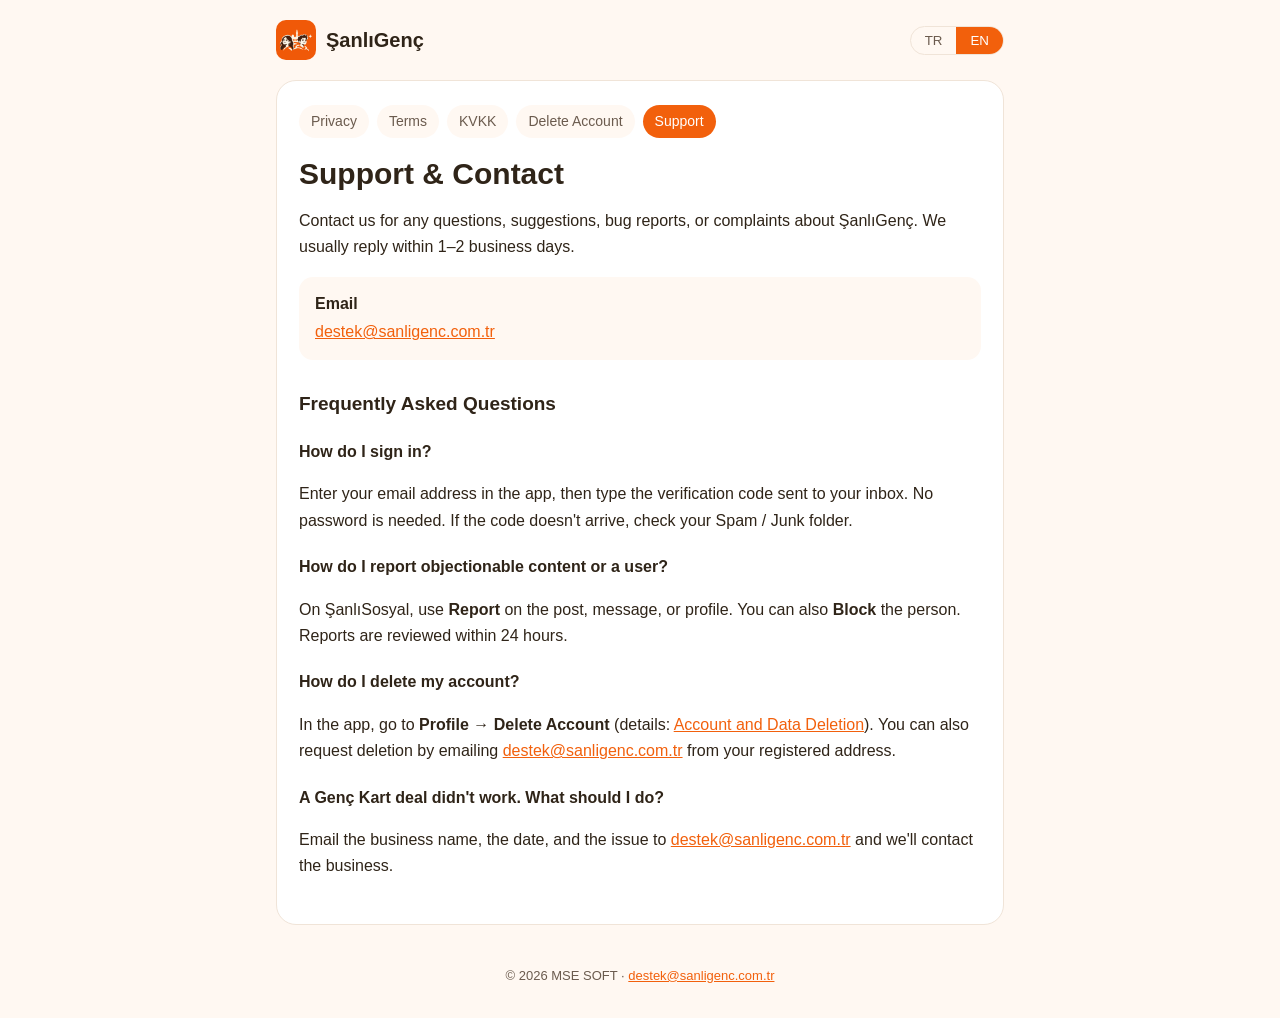
<file: destek/index.html>
<!doctype html>
<html lang="tr">
<head>
<meta charset="utf-8">
<meta name="viewport" content="width=device-width, initial-scale=1">
<title>Destek ve İletişim · ŞanlıGenç</title>
<meta name="description" content="ŞanlıGenç — Şanlıurfa gençlik ve şehir uygulaması. Destek ve İletişim.">
<link rel="icon" href="../logo.jpg">
<link rel="stylesheet" href="../stil.css">
</head>
<body>
<header>
  <a class="marka" href="../"><img src="../logo.jpg" alt="" width="40" height="40"><span>ŞanlıGenç</span></a>
  <div class="dil" role="group" aria-label="Dil / Language">
    <button type="button" data-dil="tr" aria-pressed="true">TR</button>
    <button type="button" data-dil="en" aria-pressed="false">EN</button>
  </div>
</header>
<main>
  <section lang="tr" data-bolum="tr">
    <nav><a href="../gizlilik/">Gizlilik</a><a href="../kullanim-sartlari/">Kullanım Şartları</a><a href="../kvkk/">KVKK</a><a href="../hesap-silme/">Hesap Silme</a><a href="../destek/" aria-current="page">Destek</a></nav>
    <h1>Destek ve İletişim</h1>
    
<p>ŞanlıGenç ile ilgili her türlü soru, öneri, hata bildirimi ve şikâyet için bize ulaşabilirsin. Mesajlara genellikle 1–2 iş günü içinde dönüş yapıyoruz.</p>
<div class="kart"><strong>E-posta</strong><a href="mailto:destek@sanligenc.com.tr">destek@sanligenc.com.tr</a></div>
<h2>Sık Sorulan Sorular</h2>
<h3>Nasıl giriş yaparım?</h3>
<p>Uygulamada e-posta adresini yaz ve adresine gelen doğrulama kodunu gir. Şifre gerekmez. Kod gelmezse Spam / Gereksiz klasörünü kontrol et.</p>
<h3>Uygunsuz bir içeriği ya da kullanıcıyı nasıl bildiririm?</h3>
<p>ŞanlıSosyal'de ilgili kıvılcım, mesaj veya profilde <strong>Şikayet Et</strong> seçeneğini kullan. Kişiyi <strong>Engelle</strong> ile engelleyebilirsin. Şikâyetler 24 saat içinde incelenir.</p>
<h3>Hesabımı nasıl silerim?</h3>
<p>Uygulamada <strong>Profil → Hesabımı Sil</strong> adımlarını izle (ayrıntılar: <a href="../hesap-silme/">Hesap ve Veri Silme</a>). Dilersen kayıtlı e-posta adresinden <a href="mailto:destek@sanligenc.com.tr">destek@sanligenc.com.tr</a> adresine yazarak da silme talebinde bulunabilirsin.</p>
<h3>Genç Kart fırsatı çalışmadı, ne yapmalıyım?</h3>
<p>İşletme adını, tarihi ve yaşadığın sorunu <a href="mailto:destek@sanligenc.com.tr">destek@sanligenc.com.tr</a> adresine yaz; işletmeyle iletişime geçelim.</p>
  </section>
  <section lang="en" data-bolum="en" hidden>
    <nav><a href="../gizlilik/#en">Privacy</a><a href="../kullanim-sartlari/#en">Terms</a><a href="../kvkk/#en">KVKK</a><a href="../hesap-silme/#en">Delete Account</a><a href="../destek/#en" aria-current="page">Support</a></nav>
    <h1>Support &amp; Contact</h1>
    
<p>Contact us for any questions, suggestions, bug reports, or complaints about ŞanlıGenç. We usually reply within 1–2 business days.</p>
<div class="kart"><strong>Email</strong><a href="mailto:destek@sanligenc.com.tr">destek@sanligenc.com.tr</a></div>
<h2>Frequently Asked Questions</h2>
<h3>How do I sign in?</h3>
<p>Enter your email address in the app, then type the verification code sent to your inbox. No password is needed. If the code doesn't arrive, check your Spam / Junk folder.</p>
<h3>How do I report objectionable content or a user?</h3>
<p>On ŞanlıSosyal, use <strong>Report</strong> on the post, message, or profile. You can also <strong>Block</strong> the person. Reports are reviewed within 24 hours.</p>
<h3>How do I delete my account?</h3>
<p>In the app, go to <strong>Profile → Delete Account</strong> (details: <a href="../hesap-silme/#en">Account and Data Deletion</a>). You can also request deletion by emailing <a href="mailto:destek@sanligenc.com.tr">destek@sanligenc.com.tr</a> from your registered address.</p>
<h3>A Genç Kart deal didn't work. What should I do?</h3>
<p>Email the business name, the date, and the issue to <a href="mailto:destek@sanligenc.com.tr">destek@sanligenc.com.tr</a> and we'll contact the business.</p>
  </section>
</main>
<footer>© 2026 MSE SOFT · <a href="mailto:destek@sanligenc.com.tr">destek@sanligenc.com.tr</a></footer>
<script>
(function () {
  var b = document.querySelectorAll('[data-dil]');
  function sec(d) {
    document.querySelectorAll('[data-bolum]').forEach(function (s) { s.hidden = s.getAttribute('data-bolum') !== d; });
    b.forEach(function (x) { x.setAttribute('aria-pressed', String(x.getAttribute('data-dil') === d)); });
    document.documentElement.lang = d;
    try { localStorage.setItem('dil', d); } catch (e) {}
  }
  b.forEach(function (x) { x.addEventListener('click', function () { sec(x.getAttribute('data-dil')); }); });
  var k = null;
  if (location.hash === '#en') k = 'en';
  if (!k) { try { k = localStorage.getItem('dil'); } catch (e) {} }
  if (!k && !/^tr/i.test(navigator.language || '')) k = 'en';
  sec(k === 'en' ? 'en' : 'tr');
})();
</script>
</body>
</html>
</file>
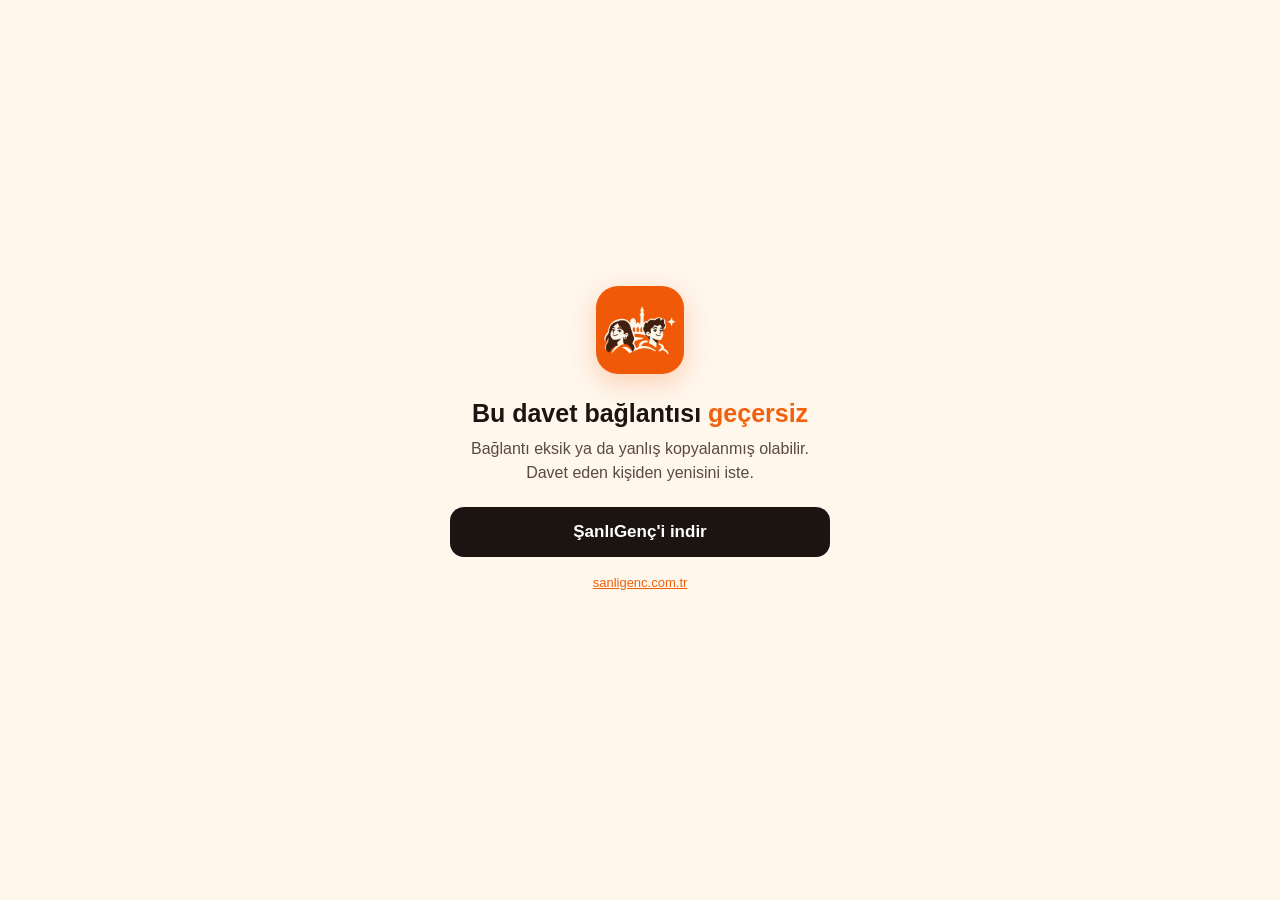
<file: g/index.html>
<!doctype html>
<html lang="tr">
<head>
<meta charset="utf-8">
<meta name="viewport" content="width=device-width, initial-scale=1">
<title>ŞanlıGenç grup daveti</title>
<meta name="description" content="ŞanlıGenç'te bir gruba davet edildin. Uygulamada aç ya da indir.">
<meta name="robots" content="noindex">
<link rel="icon" href="../logo.jpg">
<style>
*{box-sizing:border-box;margin:0;padding:0}
body{min-height:100vh;display:flex;align-items:center;justify-content:center;padding:24px;background:#FFF6EC;color:#1B1410;font-family:-apple-system,BlinkMacSystemFont,"Segoe UI",Roboto,Helvetica,Arial,sans-serif;text-align:center}
.card{max-width:380px;width:100%}
.logo{width:88px;height:88px;border-radius:22px;box-shadow:0 8px 24px rgba(242,96,12,.25);margin-bottom:20px}
h1{font-size:25px;line-height:1.25;margin-bottom:8px}
h1 em{font-style:normal;color:#F2600C}
p{color:#5b4a40;line-height:1.5;margin-bottom:22px}
.btn{display:block;padding:15px 18px;margin-bottom:12px;border-radius:14px;background:#F2600C;color:#fff;text-decoration:none;font-weight:700;font-size:17px}
.btn.dark{background:#1B1410}
.btn small{display:block;font-weight:500;font-size:12px;opacity:.8}
.sep{font-size:13px;color:#8a7668;margin:18px 0 12px}
.code{display:inline-block;font-family:ui-monospace,Menlo,monospace;font-size:13px;background:#fff;border:1px solid #ecd9c8;border-radius:10px;padding:10px 12px;word-break:break-all;margin-bottom:10px}
.note{font-size:13px;color:#8a7668;margin-top:16px;line-height:1.5}
.note a{color:#F2600C}
.hide{display:none}
</style>
</head>
<body>
<main class="card">
  <img class="logo" src="../logo.jpg" alt="ŞanlıGenç">
  <div id="ok" class="hide">
    <h1>ŞanlıGenç'te bir <em>gruba davet</em> edildin</h1>
    <p>Uygulaman varsa aşağıdan aç. Katılma isteği gruba gönderilir, yönetici onaylayınca gruba katılırsın.</p>
    <a class="btn" id="open" href="#">Uygulamada aç</a>
    <p class="sep">Uygulaman yok mu?</p>
    <a class="btn dark" id="ios" href="https://apps.apple.com/tr/app/%C5%9Fanl%C4%B1gen%C3%A7/id6811979693"><small>iPhone için</small>App Store'dan indir</a>
    <a class="btn dark" id="android" href="https://play.google.com/store/apps/details?id=com.sanligenc.app"><small>Android için</small>Google Play'den indir</a>
    <p class="note">İndirdikten sonra bu bağlantıya tekrar dokun. Olmazsa uygulamada <b>Mesajlar &gt; Kodla katıl</b> bölümüne bu kodu yapıştır:<br><span class="code" id="code"></span></p>
  </div>
  <div id="bad" class="hide">
    <h1>Bu davet bağlantısı <em>geçersiz</em></h1>
    <p>Bağlantı eksik ya da yanlış kopyalanmış olabilir. Davet eden kişiden yenisini iste.</p>
    <a class="btn dark" href="../indir/">ŞanlıGenç'i indir</a>
  </div>
  <p class="note"><a href="../">sanligenc.com.tr</a></p>
</main>
<script>
(function () {
  // Adres: /g/<20 haneli kod>
  var m = /\/g\/([0-9a-f]{20})\/?$/i.exec(location.pathname);
  if (!m) { document.getElementById('bad').className = ''; return; }
  var code = m[1].toLowerCase();
  document.getElementById('ok').className = '';
  document.getElementById('code').textContent = code;

  var ua = navigator.userAgent || '';
  var isAndroid = /Android/i.test(ua);
  var isIOS = /iPhone|iPad|iPod/i.test(ua);
  var open = document.getElementById('open');

  if (isAndroid) {
    // Uygulama kuruluysa açar, değilse Google Play'e düşer
    open.href = 'intent://grup/' + code + '#Intent;scheme=sanligenc;package=com.sanligenc.app;' +
      'S.browser_fallback_url=' + encodeURIComponent('https://play.google.com/store/apps/details?id=com.sanligenc.app') + ';end';
    document.getElementById('ios').className = 'hide';
  } else if (isIOS) {
    open.href = 'sanligenc://grup/' + code;
    document.getElementById('android').className = 'hide';
  } else {
    // Bilgisayar: telefondan açılması gerekir
    open.className = 'hide';
    document.querySelector('#ok p').textContent = 'Bu bağlantıyı telefonundan aç. Uygulamayı indirmek için mağazalardan birini seç.';
  }
})();
</script>
</body>
</html>
</file>
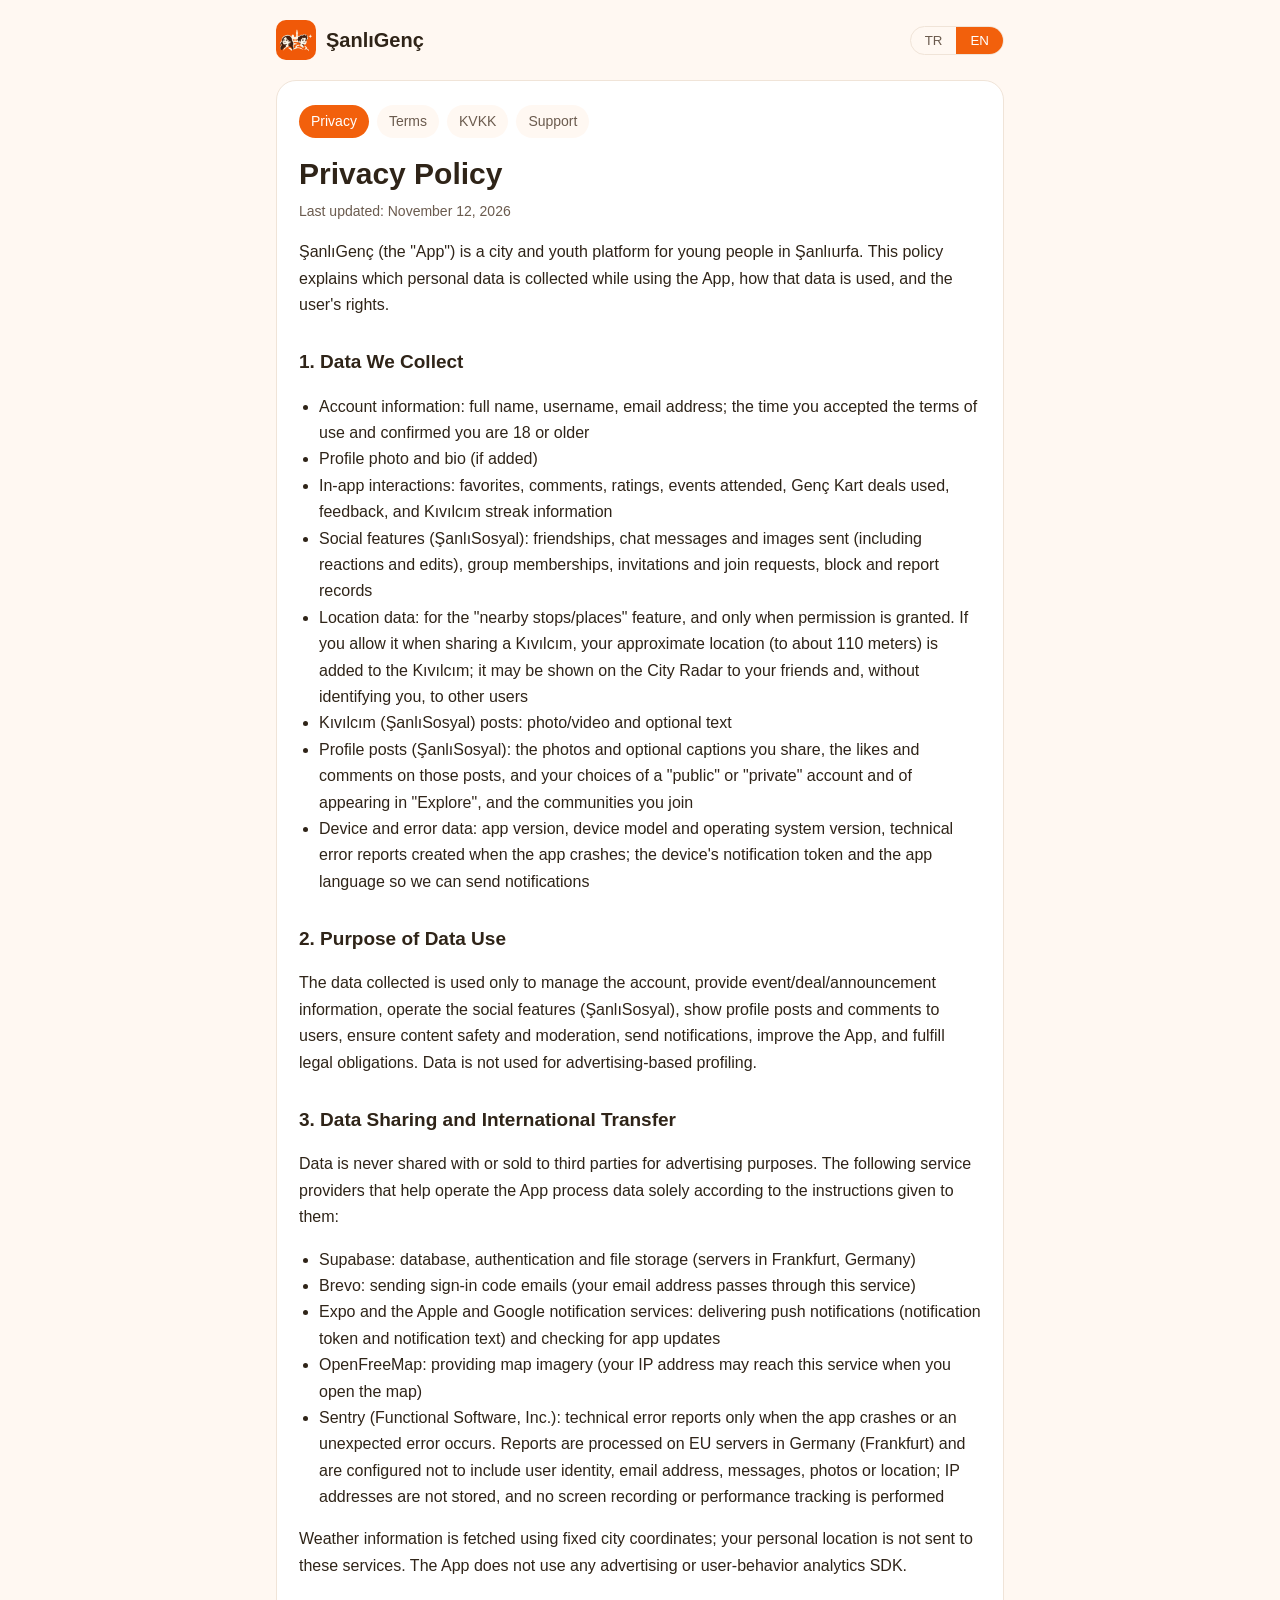
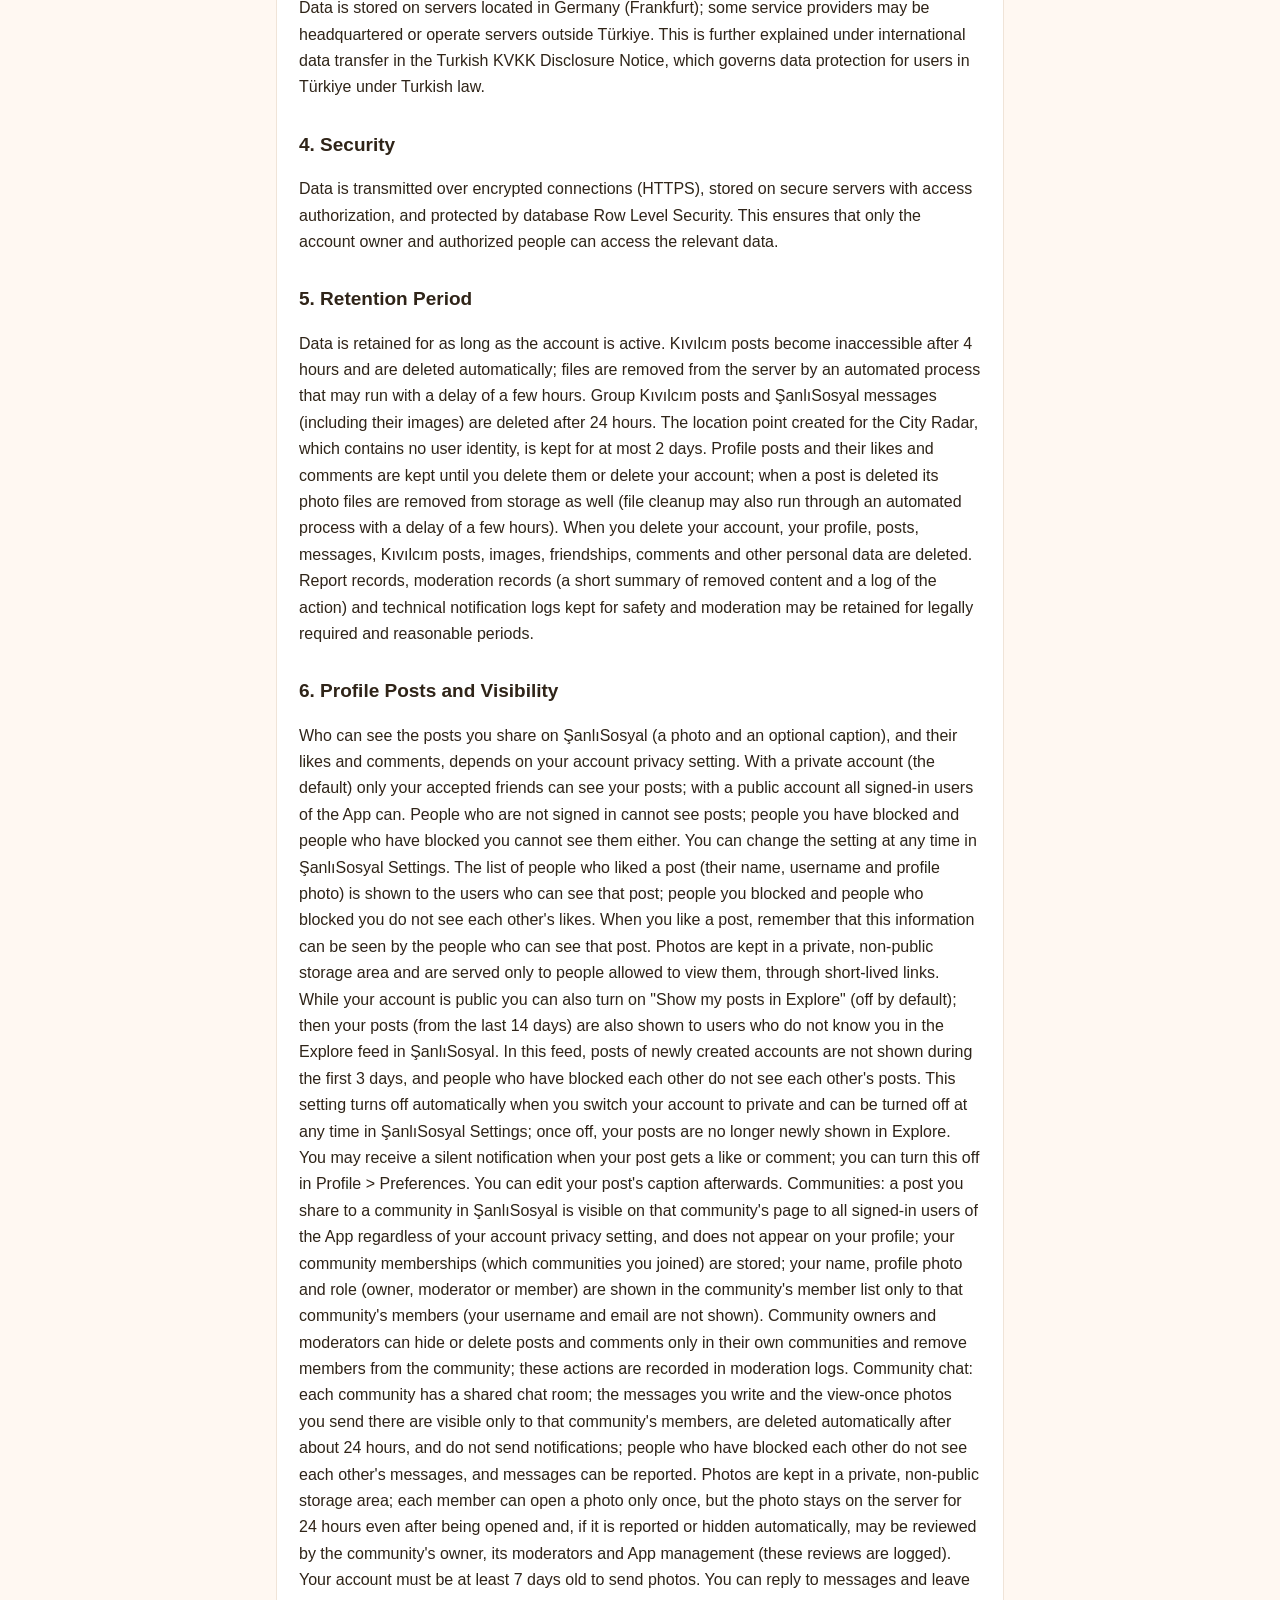
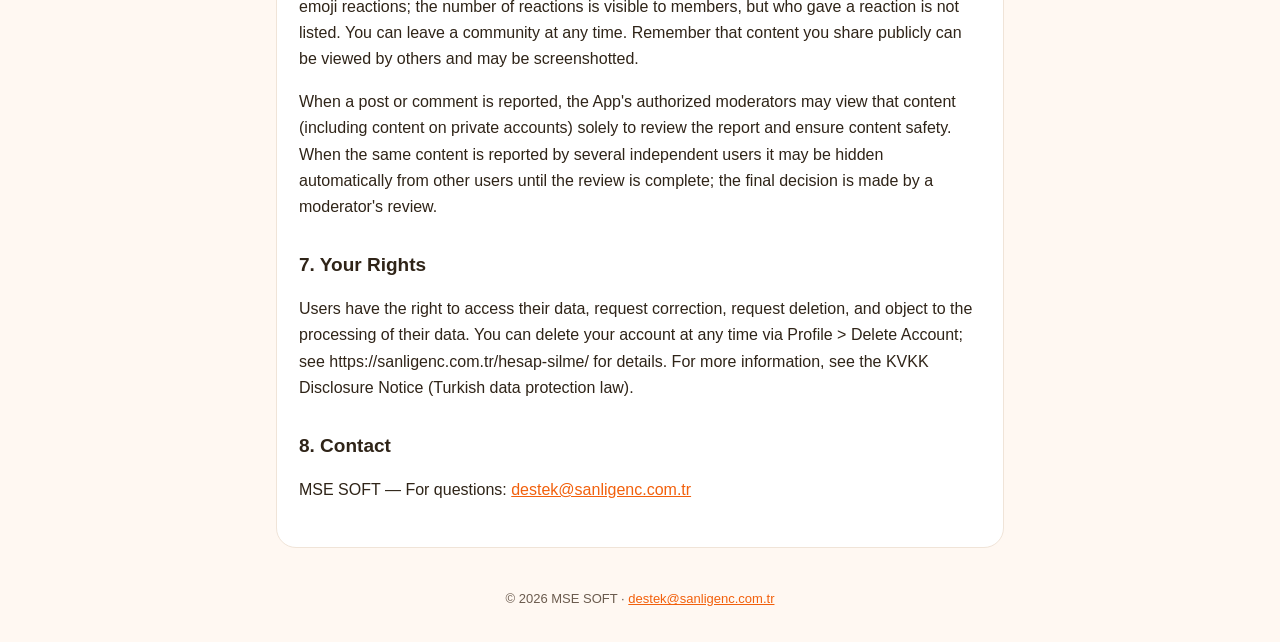
<file: gizlilik/index.html>
<!doctype html>
<html lang="tr">
<head>
<meta charset="utf-8">
<meta name="viewport" content="width=device-width, initial-scale=1">
<title>Gizlilik Politikası · ŞanlıGenç</title>
<meta name="description" content="ŞanlıGenç — Şanlıurfa gençlik ve şehir uygulaması. Gizlilik Politikası.">
<link rel="icon" href="../logo.jpg">
<link rel="stylesheet" href="../stil.css">
</head>
<body>
<header>
  <a class="marka" href="../"><img src="../logo.jpg" alt="" width="40" height="40"><span>ŞanlıGenç</span></a>
  <div class="dil" role="group" aria-label="Dil / Language">
    <button type="button" data-dil="tr" aria-pressed="true">TR</button>
    <button type="button" data-dil="en" aria-pressed="false">EN</button>
  </div>
</header>
<main>
  <section lang="tr" data-bolum="tr">
    <nav><a href="../gizlilik/" aria-current="page">Gizlilik</a><a href="../kullanim-sartlari/">Kullanım Şartları</a><a href="../kvkk/">KVKK</a><a href="../destek/">Destek</a></nav>
    <h1>Gizlilik Politikası</h1>
    <p class="tarih">Son güncelleme: 12 Kasım 2026</p><p>ŞanlıGenç ("Uygulama"), Şanlıurfa'daki gençlere yönelik bir şehir ve gençlik platformudur. İşbu politika, Uygulamanın kullanımı sırasında hangi kişisel verilerin toplandığını, bu verilerin nasıl kullanıldığını ve kullanıcının haklarını açıklamaktadır.</p><h2>1. Toplanan Veriler</h2><ul><li>Hesap bilgileri: ad soyad, kullanıcı adı, e-posta adresi; kullanım şartları ve 18 yaş onayının zamanı</li><li>Profil fotoğrafı ve biyografi (eklenmesi hâlinde)</li><li>Uygulama içi etkileşimler: favoriler, yorumlar, puanlamalar, katılım sağlanan etkinlikler, kullanılan Genç Kart fırsatları, geri bildirimler ve Kıvılcım serisi bilgileri</li><li>Sosyal özellikler (ŞanlıSosyal): arkadaşlık ilişkileri, sohbet mesajları ve gönderilen görseller (tepkiler ve düzenlemeler dahil), grup üyelikleri, davet ve katılma istekleri, engelleme ve şikâyet kayıtları</li><li>Konum bilgisi: "yakındaki duraklar/mekânlar" özelliği için ve yalnızca izin verilmesi hâlinde. Kıvılcım paylaşırken izin verirsen yaklaşık konumun (yaklaşık 110 metre hassasiyetle) Kıvılcımına eklenir; bu konum Şehir Radarı'nda arkadaşlarına ve kimliğin belirtilmeden diğer kullanıcılara görünebilir</li><li>Kıvılcım (ŞanlıSosyal) paylaşımları: fotoğraf/video ve isteğe bağlı yazı</li><li>Profil gönderileri (ŞanlıSosyal): paylaştığın fotoğraf ve isteğe bağlı açıklama, bu gönderilere yapılan beğeni ve yorumlar ile hesabının "herkese açık" ya da "gizli" olma ve "Keşfet'te görünme" tercihin ile katıldığın topluluklar</li><li>Cihaz ve hata verileri: uygulama sürümü, cihaz modeli ve işletim sistemi sürümü, uygulama çöktüğünde oluşan teknik hata kayıtları; bildirim gönderebilmek için cihazın bildirim belirteci ve uygulama dili</li></ul><h2>2. Verilerin Kullanım Amacı</h2><p>Toplanan veriler yalnızca; hesabın yönetilmesi, etkinlik/fırsat/duyuru bilgilerinin sunulması, sosyal özelliklerin (ŞanlıSosyal) işletilmesi, profil gönderilerinin ve yorumların kullanıcılara gösterilmesi, içerik güvenliğinin ve moderasyonun sağlanması, bildirimlerin gönderilmesi, Uygulamanın iyileştirilmesi ve yasal yükümlülüklerin yerine getirilmesi amacıyla kullanılır. Veriler reklam amaçlı profillemede kullanılmaz.</p><h2>3. Veri Paylaşımı ve Yurt Dışı Aktarım</h2><p>Veriler hiçbir şekilde reklam amacıyla üçüncü taraflarla paylaşılmaz veya satılmaz. Uygulamanın işletilmesine yardımcı olan aşağıdaki hizmet sağlayıcılar, verileri yalnızca verilen talimatlar doğrultusunda işler:</p><ul><li>Supabase: veritabanı, kimlik doğrulama ve dosya depolama (Almanya'daki, Frankfurt, sunucular)</li><li>Brevo: giriş kodu e-postalarının gönderilmesi (e-posta adresin bu hizmetten geçer)</li><li>Expo ile Apple ve Google bildirim servisleri: anlık bildirimlerin iletilmesi (bildirim belirteci ve bildirim metni) ve uygulama güncellemelerinin kontrolü</li><li>OpenFreeMap: harita görüntülerinin sağlanması (haritayı açtığında IP adresin bu hizmete ulaşabilir)</li><li>Sentry (Functional Software, Inc.): yalnızca uygulama çöktüğünde ya da beklenmeyen bir hata oluştuğunda teknik hata kaydı. Kayıtlar Almanya'daki (Frankfurt) AB sunucularında işlenir; kullanıcı kimliği, e-posta adresi, mesaj, fotoğraf veya konum bilgisi içermeyecek şekilde yapılandırılmıştır, IP adresi saklanmaz, ekran kaydı ve performans izleme yapılmaz</li></ul><p>Hava durumu bilgisi sabit şehir koordinatlarıyla alınır; kişisel konumun bu servislere gönderilmez. Uygulama herhangi bir reklam veya kullanıcı davranışı analitiği SDK'sı kullanmamaktadır.</p><p>Veriler Almanya'da (Frankfurt) bulunan sunucularda saklanmaktadır; bazı hizmet sağlayıcıların merkezi veya sunucuları yurt dışında bulunabilir. Bu husus, KVKK Aydınlatma Metni'nde yurt dışına veri aktarımı kapsamında ayrıca açıklanmaktadır.</p><h2>4. Güvenlik</h2><p>Veriler şifreli bağlantılar (HTTPS) üzerinden iletilir, erişim yetkilendirmesi bulunan güvenli sunucularda saklanır ve veritabanı satır bazlı erişim kontrolleri (Row Level Security) ile korunur. Bu sayede yalnızca hesap sahibi ve izin verilen kişiler ilgili verilere erişebilir.</p><h2>5. Saklama Süresi</h2><p>Veriler, hesabın aktif olduğu süre boyunca saklanır. Kıvılcım paylaşımları 4 saat sonra erişime kapanır ve otomatik olarak silinir; dosyaların sunucudan temizlenmesi birkaç saatlik gecikmeyle çalışan otomatik bir işlemle yapılır. Grup Kıvılcımları ve ŞanlıSosyal mesajları (görselleri dahil) 24 saat sonra silinir. Şehir Radarı için oluşturulan, kullanıcı kimliği içermeyen konum noktası en fazla 2 gün saklanır. Profil gönderileri, bunlara ait beğeni ve yorumlar sen silene ya da hesabını silene kadar saklanır; bir gönderi silindiğinde fotoğraf dosyaları da depolama alanından kaldırılır (dosya temizliği birkaç saatlik gecikmeyle çalışan otomatik bir işlemle de yapılabilir). Hesabını sildiğinde profilin, gönderilerin, mesajların, Kıvılcımların, görsellerin, arkadaşlıkların, yorumların ve diğer kişisel verilerin silinir. Güvenlik ve moderasyon amacıyla tutulan şikâyet kayıtları, kaldırılan içeriklerin kısa bir özetini ve işlemin kaydını içeren moderasyon kayıtları ile teknik bildirim kayıtları, yasal ve makul süreler boyunca saklanabilir.</p><h2>6. Profil Gönderileri ve Görünürlük</h2><p>ŞanlıSosyal'de paylaştığın gönderilerin (fotoğraf ve isteğe bağlı açıklama), beğenilerin ve yorumların kimler tarafından görülebileceği hesabının gizlilik tercihine bağlıdır. Gizli hesapta (varsayılan) gönderilerini yalnızca kabul edilmiş arkadaşların görür; herkese açık hesapta Uygulamaya giriş yapmış tüm kullanıcılar görür. Giriş yapmamış kişiler gönderileri göremez; engellediğin kişiler ve seni engelleyenler de göremez. Tercihini ŞanlıSosyal Ayarları'ndan istediğin an değiştirebilirsin. Bir gönderiyi beğenenlerin listesi (adı, kullanıcı adı ve profil fotoğrafı), o gönderiyi görebilen kullanıcılara gösterilir; engellediğin kişiler ve seni engelleyenler birbirlerinin beğenilerini görmez. Bir gönderiyi beğendiğinde bu bilginin gönderiyi görebilen kişilerce görülebileceğini unutma. Fotoğraflar herkese açık olmayan özel bir depolama alanında saklanır ve yalnızca görüntüleme yetkisi olan kişilere kısa süreli bağlantılarla sunulur. Hesabın herkese açıkken ayrıca "Gönderilerim Keşfet'te görünsün" tercihini açarsan (varsayılan kapalıdır), gönderilerin (son 14 gün) seni tanımayan kullanıcılara ŞanlıSosyal'deki Keşfet akışında da gösterilir; bu akışta yeni açılmış hesapların gönderileri ilk 3 gün gösterilmez, engellediğin kişiler ve seni engelleyenler birbirlerinin gönderilerini görmez. Bu tercih, hesabını gizliye çevirdiğinde otomatik kapanır ve ŞanlıSosyal Ayarları'ndan istediğin an kapatılabilir; kapattığında gönderilerin Keşfet'te yeni gösterimlere kapanır. Gönderine beğeni ve yorum geldiğinde sana sessiz bir bildirim gönderilebilir; bunu Profil &gt; Tercihler'den kapatabilirsin. Gönderi açıklamanı sonradan düzenleyebilirsin. Topluluklar: ŞanlıSosyal'deki bir topluluğa paylaştığın gönderi, hesabının gizlilik tercihinden bağımsız olarak o topluluğun sayfasında Uygulamaya giriş yapmış tüm kullanıcılara görünür ve profilinde görünmez; topluluk üyeliğin (hangi topluluklara katıldığın) kayıt altında tutulur; adın, profil fotoğrafın ve rolün (sahip, moderatör ya da üye) topluluğun üye listesinde yalnızca o topluluğun üyelerine görünür (kullanıcı adın ve e-postan görünmez). Topluluk sahipleri ve moderatörleri, yalnızca kendi topluluklarında gönderi ve yorumları gizleyebilir veya silebilir ve üyeleri topluluktan çıkarabilir; bu işlemler moderasyon kayıtlarına yazılır. Topluluk sohbeti: her topluluğun bir ortak sohbet odası vardır; yazdığın mesajları ve gönderdiğin tek bakımlık fotoğrafları yalnızca o topluluğun üyeleri görebilir, yaklaşık 24 saat sonra otomatik silinir, bildirim göndermez; engellediğin kişiler ve seni engelleyenler birbirlerinin mesajlarını görmez ve mesajlar şikâyet edilebilir. Fotoğraflar herkese açık olmayan özel bir depolama alanında tutulur; her üye bir fotoğrafı yalnızca bir kez açabilir, ancak fotoğraf açıldıktan sonra da 24 saat sunucuda kalır ve şikâyet edilmesi ya da otomatik gizlenmesi hâlinde topluluğun sahibi, moderatörleri ve Uygulama yönetimi tarafından incelenebilir (bu incelemeler kayıt altına alınır). Fotoğraf gönderebilmek için hesabın en az 7 günlük olmalıdır. Mesajlara yanıt verebilir ve emoji tepkisi bırakabilirsin; tepkilerin sayısı üyelere görünür, tepkiyi kimin verdiği listelenmez. Topluluktan istediğin an ayrılabilirsin. Herkese açık paylaştığın içeriği başkalarının görüntüleyebileceğini ve ekran görüntüsü alabileceğini unutma.</p><p>Bir gönderi veya yorum şikâyet edildiğinde, Uygulamanın yetkili moderatörleri o içeriği (gizli hesaplardakiler dahil) yalnızca şikâyeti incelemek ve içerik güvenliğini sağlamak amacıyla görüntüleyebilir. Aynı içerik birbirinden bağımsız birkaç kullanıcı tarafından şikâyet edildiğinde, inceleme tamamlanana kadar diğer kullanıcılardan otomatik olarak gizlenebilir; nihai karar moderatör incelemesiyle verilir.</p><h2>7. Haklar</h2><p>Kullanıcı; verilerine erişme, düzeltilmesini talep etme, silinmesini talep etme ve verilerin işlenmesine itiraz etme hakkına sahiptir. Hesabını Profil &gt; Hesabı Sil yolundan istediğin zaman silebilirsin; ayrıntılar için https://sanligenc.com.tr/hesap-silme/ adresine bakabilirsin. Daha fazla bilgi için "KVKK Aydınlatma Metni" incelenebilir.</p><h2>8. İletişim</h2><p>MSE SOFT — Sorularınız için: <a href="mailto:destek@sanligenc.com.tr">destek@sanligenc.com.tr</a></p>
  </section>
  <section lang="en" data-bolum="en" hidden>
    <nav><a href="../gizlilik/#en" aria-current="page">Privacy</a><a href="../kullanim-sartlari/#en">Terms</a><a href="../kvkk/#en">KVKK</a><a href="../destek/#en">Support</a></nav>
    <h1>Privacy Policy</h1>
    <p class="tarih">Last updated: November 12, 2026</p><p>ŞanlıGenç (the "App") is a city and youth platform for young people in Şanlıurfa. This policy explains which personal data is collected while using the App, how that data is used, and the user's rights.</p><h2>1. Data We Collect</h2><ul><li>Account information: full name, username, email address; the time you accepted the terms of use and confirmed you are 18 or older</li><li>Profile photo and bio (if added)</li><li>In-app interactions: favorites, comments, ratings, events attended, Genç Kart deals used, feedback, and Kıvılcım streak information</li><li>Social features (ŞanlıSosyal): friendships, chat messages and images sent (including reactions and edits), group memberships, invitations and join requests, block and report records</li><li>Location data: for the "nearby stops/places" feature, and only when permission is granted. If you allow it when sharing a Kıvılcım, your approximate location (to about 110 meters) is added to the Kıvılcım; it may be shown on the City Radar to your friends and, without identifying you, to other users</li><li>Kıvılcım (ŞanlıSosyal) posts: photo/video and optional text</li><li>Profile posts (ŞanlıSosyal): the photos and optional captions you share, the likes and comments on those posts, and your choices of a "public" or "private" account and of appearing in "Explore", and the communities you join</li><li>Device and error data: app version, device model and operating system version, technical error reports created when the app crashes; the device's notification token and the app language so we can send notifications</li></ul><h2>2. Purpose of Data Use</h2><p>The data collected is used only to manage the account, provide event/deal/announcement information, operate the social features (ŞanlıSosyal), show profile posts and comments to users, ensure content safety and moderation, send notifications, improve the App, and fulfill legal obligations. Data is not used for advertising-based profiling.</p><h2>3. Data Sharing and International Transfer</h2><p>Data is never shared with or sold to third parties for advertising purposes. The following service providers that help operate the App process data solely according to the instructions given to them:</p><ul><li>Supabase: database, authentication and file storage (servers in Frankfurt, Germany)</li><li>Brevo: sending sign-in code emails (your email address passes through this service)</li><li>Expo and the Apple and Google notification services: delivering push notifications (notification token and notification text) and checking for app updates</li><li>OpenFreeMap: providing map imagery (your IP address may reach this service when you open the map)</li><li>Sentry (Functional Software, Inc.): technical error reports only when the app crashes or an unexpected error occurs. Reports are processed on EU servers in Germany (Frankfurt) and are configured not to include user identity, email address, messages, photos or location; IP addresses are not stored, and no screen recording or performance tracking is performed</li></ul><p>Weather information is fetched using fixed city coordinates; your personal location is not sent to these services. The App does not use any advertising or user-behavior analytics SDK.</p><p>Data is stored on servers located in Germany (Frankfurt); some service providers may be headquartered or operate servers outside Türkiye. This is further explained under international data transfer in the Turkish KVKK Disclosure Notice, which governs data protection for users in Türkiye under Turkish law.</p><h2>4. Security</h2><p>Data is transmitted over encrypted connections (HTTPS), stored on secure servers with access authorization, and protected by database Row Level Security. This ensures that only the account owner and authorized people can access the relevant data.</p><h2>5. Retention Period</h2><p>Data is retained for as long as the account is active. Kıvılcım posts become inaccessible after 4 hours and are deleted automatically; files are removed from the server by an automated process that may run with a delay of a few hours. Group Kıvılcım posts and ŞanlıSosyal messages (including their images) are deleted after 24 hours. The location point created for the City Radar, which contains no user identity, is kept for at most 2 days. Profile posts and their likes and comments are kept until you delete them or delete your account; when a post is deleted its photo files are removed from storage as well (file cleanup may also run through an automated process with a delay of a few hours). When you delete your account, your profile, posts, messages, Kıvılcım posts, images, friendships, comments and other personal data are deleted. Report records, moderation records (a short summary of removed content and a log of the action) and technical notification logs kept for safety and moderation may be retained for legally required and reasonable periods.</p><h2>6. Profile Posts and Visibility</h2><p>Who can see the posts you share on ŞanlıSosyal (a photo and an optional caption), and their likes and comments, depends on your account privacy setting. With a private account (the default) only your accepted friends can see your posts; with a public account all signed-in users of the App can. People who are not signed in cannot see posts; people you have blocked and people who have blocked you cannot see them either. You can change the setting at any time in ŞanlıSosyal Settings. The list of people who liked a post (their name, username and profile photo) is shown to the users who can see that post; people you blocked and people who blocked you do not see each other's likes. When you like a post, remember that this information can be seen by the people who can see that post. Photos are kept in a private, non-public storage area and are served only to people allowed to view them, through short-lived links. While your account is public you can also turn on "Show my posts in Explore" (off by default); then your posts (from the last 14 days) are also shown to users who do not know you in the Explore feed in ŞanlıSosyal. In this feed, posts of newly created accounts are not shown during the first 3 days, and people who have blocked each other do not see each other's posts. This setting turns off automatically when you switch your account to private and can be turned off at any time in ŞanlıSosyal Settings; once off, your posts are no longer newly shown in Explore. You may receive a silent notification when your post gets a like or comment; you can turn this off in Profile &gt; Preferences. You can edit your post's caption afterwards. Communities: a post you share to a community in ŞanlıSosyal is visible on that community's page to all signed-in users of the App regardless of your account privacy setting, and does not appear on your profile; your community memberships (which communities you joined) are stored; your name, profile photo and role (owner, moderator or member) are shown in the community's member list only to that community's members (your username and email are not shown). Community owners and moderators can hide or delete posts and comments only in their own communities and remove members from the community; these actions are recorded in moderation logs. Community chat: each community has a shared chat room; the messages you write and the view-once photos you send there are visible only to that community's members, are deleted automatically after about 24 hours, and do not send notifications; people who have blocked each other do not see each other's messages, and messages can be reported. Photos are kept in a private, non-public storage area; each member can open a photo only once, but the photo stays on the server for 24 hours even after being opened and, if it is reported or hidden automatically, may be reviewed by the community's owner, its moderators and App management (these reviews are logged). Your account must be at least 7 days old to send photos. You can reply to messages and leave emoji reactions; the number of reactions is visible to members, but who gave a reaction is not listed. You can leave a community at any time. Remember that content you share publicly can be viewed by others and may be screenshotted.</p><p>When a post or comment is reported, the App's authorized moderators may view that content (including content on private accounts) solely to review the report and ensure content safety. When the same content is reported by several independent users it may be hidden automatically from other users until the review is complete; the final decision is made by a moderator's review.</p><h2>7. Your Rights</h2><p>Users have the right to access their data, request correction, request deletion, and object to the processing of their data. You can delete your account at any time via Profile &gt; Delete Account; see https://sanligenc.com.tr/hesap-silme/ for details. For more information, see the KVKK Disclosure Notice (Turkish data protection law).</p><h2>8. Contact</h2><p>MSE SOFT — For questions: <a href="mailto:destek@sanligenc.com.tr">destek@sanligenc.com.tr</a></p>
  </section>
</main>
<footer>© 2026 MSE SOFT · <a href="mailto:destek@sanligenc.com.tr">destek@sanligenc.com.tr</a></footer>
<script>
(function () {
  var b = document.querySelectorAll('[data-dil]');
  function sec(d) {
    document.querySelectorAll('[data-bolum]').forEach(function (s) { s.hidden = s.getAttribute('data-bolum') !== d; });
    b.forEach(function (x) { x.setAttribute('aria-pressed', String(x.getAttribute('data-dil') === d)); });
    document.documentElement.lang = d;
    try { localStorage.setItem('dil', d); } catch (e) {}
  }
  b.forEach(function (x) { x.addEventListener('click', function () { sec(x.getAttribute('data-dil')); }); });
  var k = null;
  if (location.hash === '#en') k = 'en';
  if (!k) { try { k = localStorage.getItem('dil'); } catch (e) {} }
  if (!k && !/^tr/i.test(navigator.language || '')) k = 'en';
  sec(k === 'en' ? 'en' : 'tr');
})();
</script>
</body>
</html>
</file>
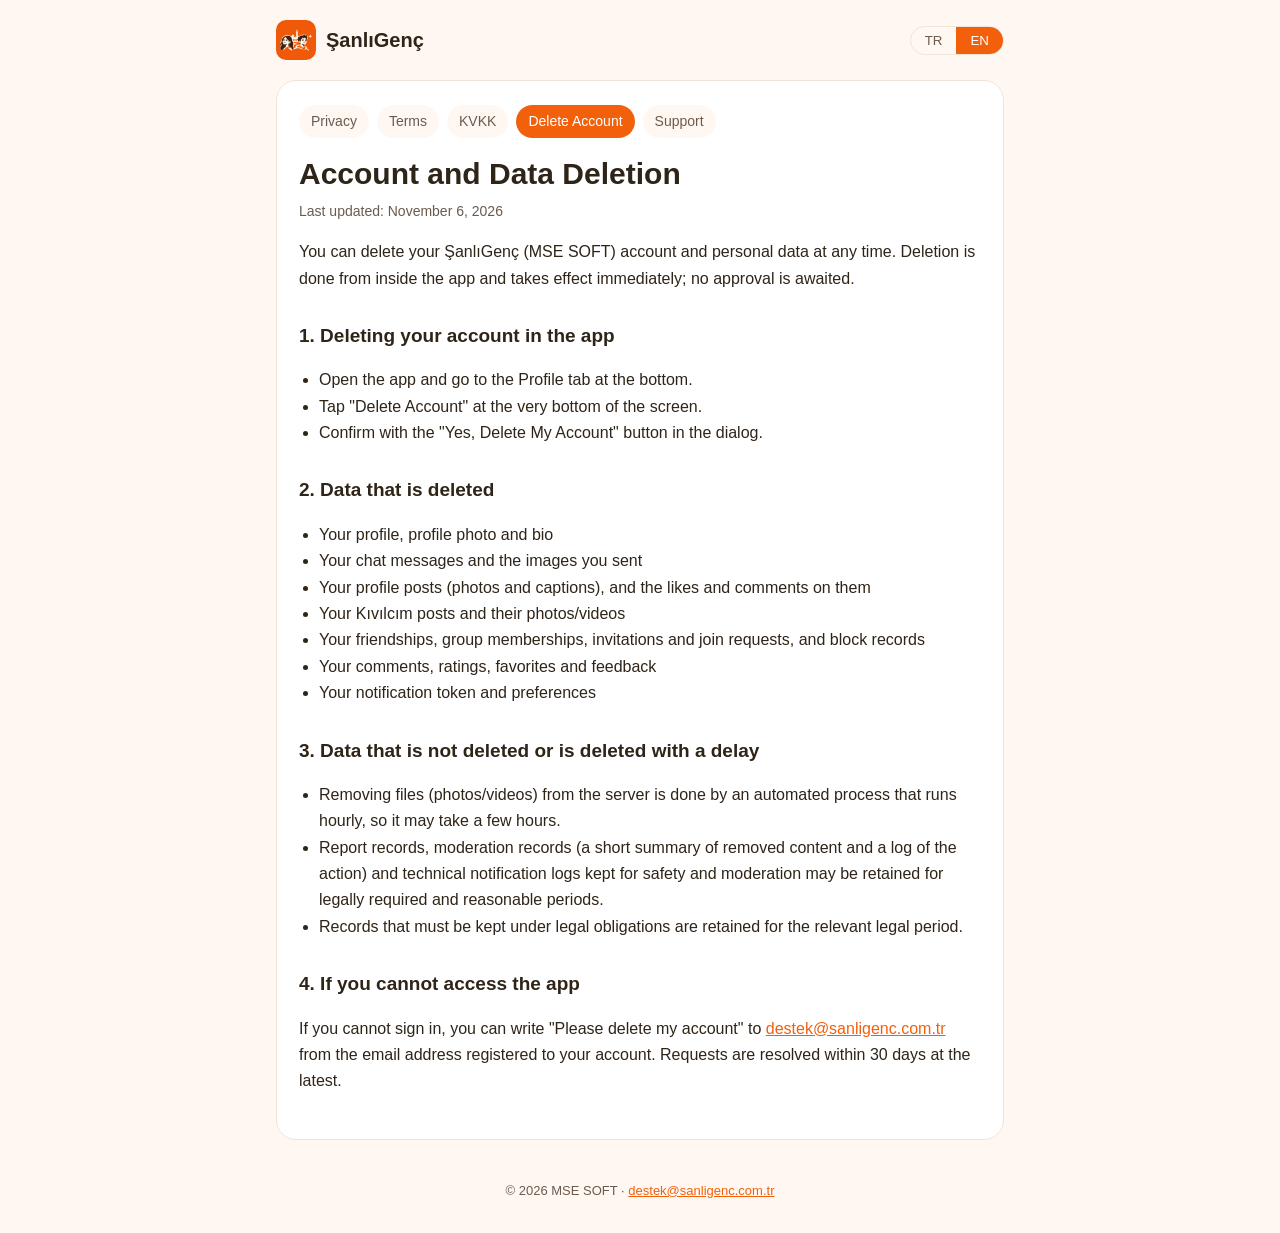
<file: hesap-silme/index.html>
<!doctype html>
<html lang="tr">
<head>
<meta charset="utf-8">
<meta name="viewport" content="width=device-width, initial-scale=1">
<title>Hesap ve Veri Silme · ŞanlıGenç</title>
<meta name="description" content="ŞanlıGenç hesabını ve verilerini nasıl silebilirsin: adımlar, silinen ve saklanan veriler.">
<link rel="icon" href="../logo.jpg">
<link rel="stylesheet" href="../stil.css">
</head>
<body>
<header>
  <a class="marka" href="../"><img src="../logo.jpg" alt="" width="40" height="40"><span>ŞanlıGenç</span></a>
  <div class="dil" role="group" aria-label="Dil / Language">
    <button type="button" data-dil="tr" aria-pressed="true">TR</button>
    <button type="button" data-dil="en" aria-pressed="false">EN</button>
  </div>
</header>
<main>
  <section lang="tr" data-bolum="tr">
    <nav><a href="../gizlilik/">Gizlilik</a><a href="../kullanim-sartlari/">Kullanım Şartları</a><a href="../kvkk/">KVKK</a><a href="../cocuk-guvenligi/">Çocuk Güvenliği</a><a href="../hesap-silme/" aria-current="page">Hesap Silme</a><a href="../destek/">Destek</a></nav>
    <h1>Hesap ve Veri Silme</h1>
    <p class="tarih">Son güncelleme: 6 Kasım 2026</p><p>ŞanlıGenç (MSE SOFT) hesabını ve kişisel verilerini istediğin zaman silebilirsin. Silme, uygulamanın içinden yapılır ve anında gerçekleşir; onay beklenmez.</p><h2>1. Uygulamadan hesap silme</h2><ul><li>Uygulamayı aç ve alttaki Profil sekmesine git.</li><li>Ekranın en altındaki "Hesabımı Sil" seçeneğine dokun.</li><li>Açılan uyarıda "Evet, Hesabımı Sil" düğmesiyle onayla.</li></ul><h2>2. Silinen veriler</h2><ul><li>Profilin, profil fotoğrafın ve biyografin</li><li>Sohbet mesajların ve gönderdiğin görseller</li><li>Profil gönderilerin (fotoğraflar ve açıklamalar), bu gönderilere yapılan beğeniler ve yorumların</li><li>Kıvılcımların ve Kıvılcım fotoğrafları/videoları</li><li>Arkadaşlıkların, grup üyeliklerin, davet ve katılma isteklerin, engelleme kayıtların</li><li>Yorumların, puanlamaların, favorilerin ve geri bildirimlerin</li><li>Bildirim belirtecin ve tercihlerin</li></ul><h2>3. Silinmeyen veya gecikmeli silinen veriler</h2><ul><li>Dosyaların (fotoğraf/video) sunucudan temizlenmesi saatlik çalışan otomatik bir işlemle yapılır; bu nedenle birkaç saat gecikebilir.</li><li>Güvenlik ve moderasyon amacıyla tutulan şikâyet kayıtları, kaldırılan içeriklerin kısa özetini ve işlem kaydını içeren moderasyon kayıtları ile teknik bildirim kayıtları, yasal ve makul süreler boyunca saklanabilir.</li><li>Yasal yükümlülükler gereği saklanması gereken kayıtlar, ilgili yasal süre boyunca saklanır.</li></ul><h2>4. Uygulamaya erişemiyorsan</h2><p>Hesabına giriş yapamıyorsan, hesabında kayıtlı e-posta adresinden <a href="mailto:destek@sanligenc.com.tr">destek@sanligenc.com.tr</a> adresine "Hesabımı silin" yazarak başvurabilirsin. Başvurular en geç 30 gün içinde sonuçlandırılır.</p>
  </section>
  <section lang="en" data-bolum="en" hidden>
    <nav><a href="../gizlilik/#en">Privacy</a><a href="../kullanim-sartlari/#en">Terms</a><a href="../kvkk/#en">KVKK</a><a href="../hesap-silme/#en" aria-current="page">Delete Account</a><a href="../destek/#en">Support</a></nav>
    <h1>Account and Data Deletion</h1>
    <p class="tarih">Last updated: November 6, 2026</p><p>You can delete your ŞanlıGenç (MSE SOFT) account and personal data at any time. Deletion is done from inside the app and takes effect immediately; no approval is awaited.</p><h2>1. Deleting your account in the app</h2><ul><li>Open the app and go to the Profile tab at the bottom.</li><li>Tap "Delete Account" at the very bottom of the screen.</li><li>Confirm with the "Yes, Delete My Account" button in the dialog.</li></ul><h2>2. Data that is deleted</h2><ul><li>Your profile, profile photo and bio</li><li>Your chat messages and the images you sent</li><li>Your profile posts (photos and captions), and the likes and comments on them</li><li>Your Kıvılcım posts and their photos/videos</li><li>Your friendships, group memberships, invitations and join requests, and block records</li><li>Your comments, ratings, favorites and feedback</li><li>Your notification token and preferences</li></ul><h2>3. Data that is not deleted or is deleted with a delay</h2><ul><li>Removing files (photos/videos) from the server is done by an automated process that runs hourly, so it may take a few hours.</li><li>Report records, moderation records (a short summary of removed content and a log of the action) and technical notification logs kept for safety and moderation may be retained for legally required and reasonable periods.</li><li>Records that must be kept under legal obligations are retained for the relevant legal period.</li></ul><h2>4. If you cannot access the app</h2><p>If you cannot sign in, you can write "Please delete my account" to <a href="mailto:destek@sanligenc.com.tr">destek@sanligenc.com.tr</a> from the email address registered to your account. Requests are resolved within 30 days at the latest.</p>
  </section>
</main>
<footer>© 2026 MSE SOFT · <a href="mailto:destek@sanligenc.com.tr">destek@sanligenc.com.tr</a></footer>
<script>
(function () {
  var b = document.querySelectorAll('[data-dil]');
  function sec(d) {
    document.querySelectorAll('[data-bolum]').forEach(function (s) { s.hidden = s.getAttribute('data-bolum') !== d; });
    b.forEach(function (x) { x.setAttribute('aria-pressed', String(x.getAttribute('data-dil') === d)); });
    document.documentElement.lang = d;
    try { localStorage.setItem('dil', d); } catch (e) {}
  }
  b.forEach(function (x) { x.addEventListener('click', function () { sec(x.getAttribute('data-dil')); }); });
  var k = null;
  if (location.hash === '#en') k = 'en';
  if (!k) { try { k = localStorage.getItem('dil'); } catch (e) {} }
  if (!k && !/^tr/i.test(navigator.language || '')) k = 'en';
  sec(k === 'en' ? 'en' : 'tr');
})();
</script>
</body>
</html>
</file>
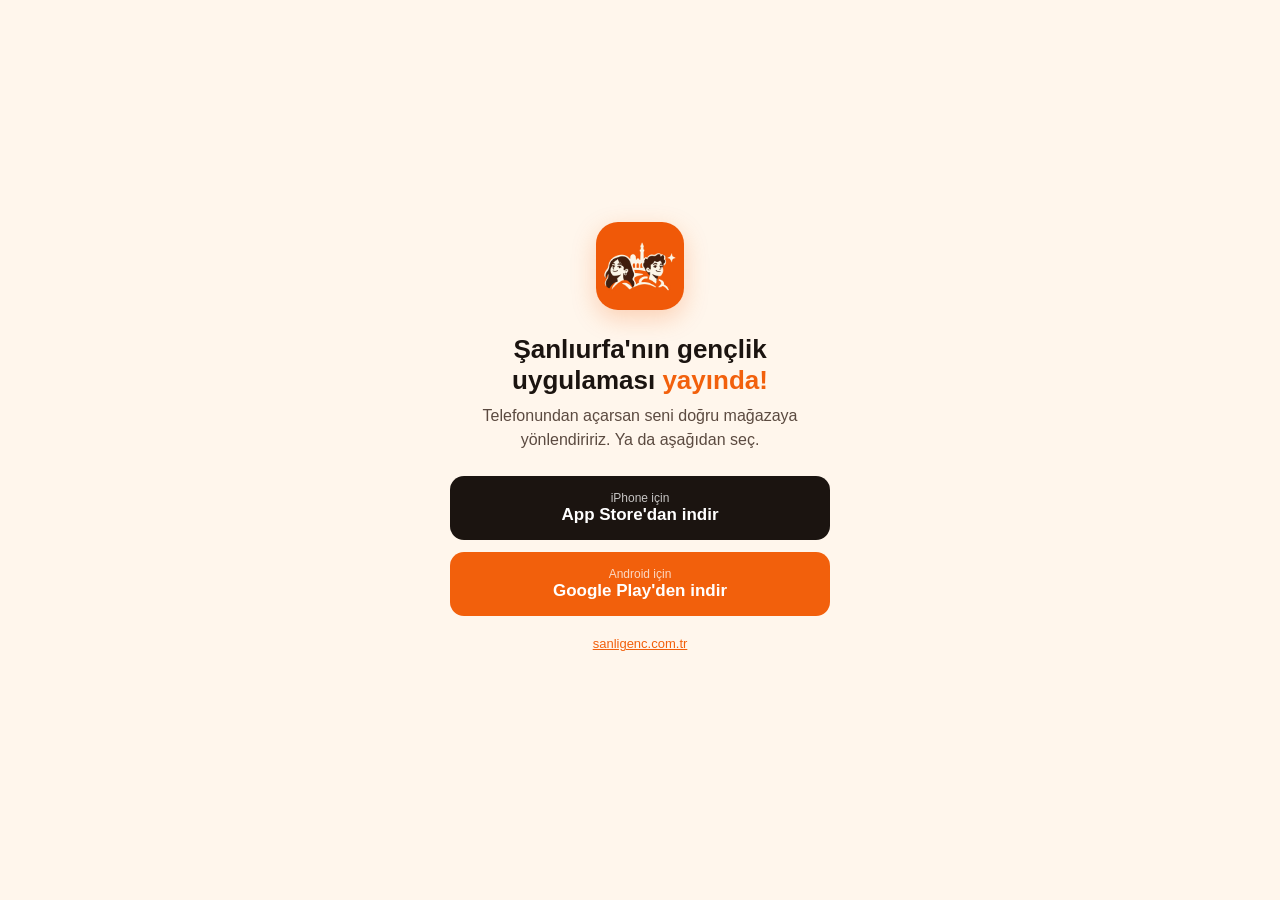
<file: indir/index.html>
<!doctype html>
<html lang="tr">
<head>
<meta charset="utf-8">
<meta name="viewport" content="width=device-width, initial-scale=1">
<title>ŞanlıGenç'i indir</title>
<meta name="description" content="ŞanlıGenç, Şanlıurfa'nın gençlik uygulaması. App Store ve Google Play'den indir.">
<meta name="robots" content="noindex">
<link rel="icon" href="../logo.jpg">
<style>
*{box-sizing:border-box;margin:0;padding:0}
body{min-height:100vh;display:flex;align-items:center;justify-content:center;padding:24px;background:#FFF6EC;color:#1B1410;font-family:-apple-system,BlinkMacSystemFont,"Segoe UI",Roboto,Helvetica,Arial,sans-serif;text-align:center}
.card{max-width:380px;width:100%}
.logo{width:88px;height:88px;border-radius:22px;box-shadow:0 8px 24px rgba(242,96,12,.25);margin-bottom:20px}
h1{font-size:26px;line-height:1.2;margin-bottom:8px}
h1 em{font-style:normal;color:#F2600C}
p{color:#5b4a40;line-height:1.5;margin-bottom:24px}
.btn{display:block;padding:15px 18px;margin-bottom:12px;border-radius:14px;background:#1B1410;color:#fff;text-decoration:none;font-weight:700;font-size:17px}
.btn small{display:block;font-weight:500;font-size:12px;opacity:.75}
.btn.alt{background:#F2600C}
.note{font-size:13px;color:#8a7668;margin-top:18px}
.note a{color:#F2600C}
</style>
</head>
<body>
<main class="card">
  <img class="logo" src="../logo.jpg" alt="ŞanlıGenç">
  <h1>Şanlıurfa'nın gençlik uygulaması <em>yayında!</em></h1>
  <p id="msg">Cihazına uygun mağazaya yönlendiriliyorsun. Yönlendirilmezsen aşağıdan seç.</p>
  <a class="btn" id="ios" href="https://apps.apple.com/tr/app/%C5%9Fanl%C4%B1gen%C3%A7/id6811979693"><small>iPhone için</small>App Store'dan indir</a>
  <a class="btn alt" id="android" href="https://play.google.com/store/apps/details?id=com.sanligenc.app"><small>Android için</small>Google Play'den indir</a>
  <p class="note"><a href="../">sanligenc.com.tr</a></p>
</main>
<script>
(function () {
  var ua = navigator.userAgent || '';
  var target = null;
  if (/iPhone|iPad|iPod/i.test(ua)) target = document.getElementById('ios').href;
  else if (/Android/i.test(ua)) target = document.getElementById('android').href;
  if (target) {
    setTimeout(function () { location.replace(target); }, 300);
  } else {
    document.getElementById('msg').textContent = 'Telefonundan açarsan seni doğru mağazaya yönlendiririz. Ya da aşağıdan seç.';
  }
})();
</script>
</body>
</html>
</file>
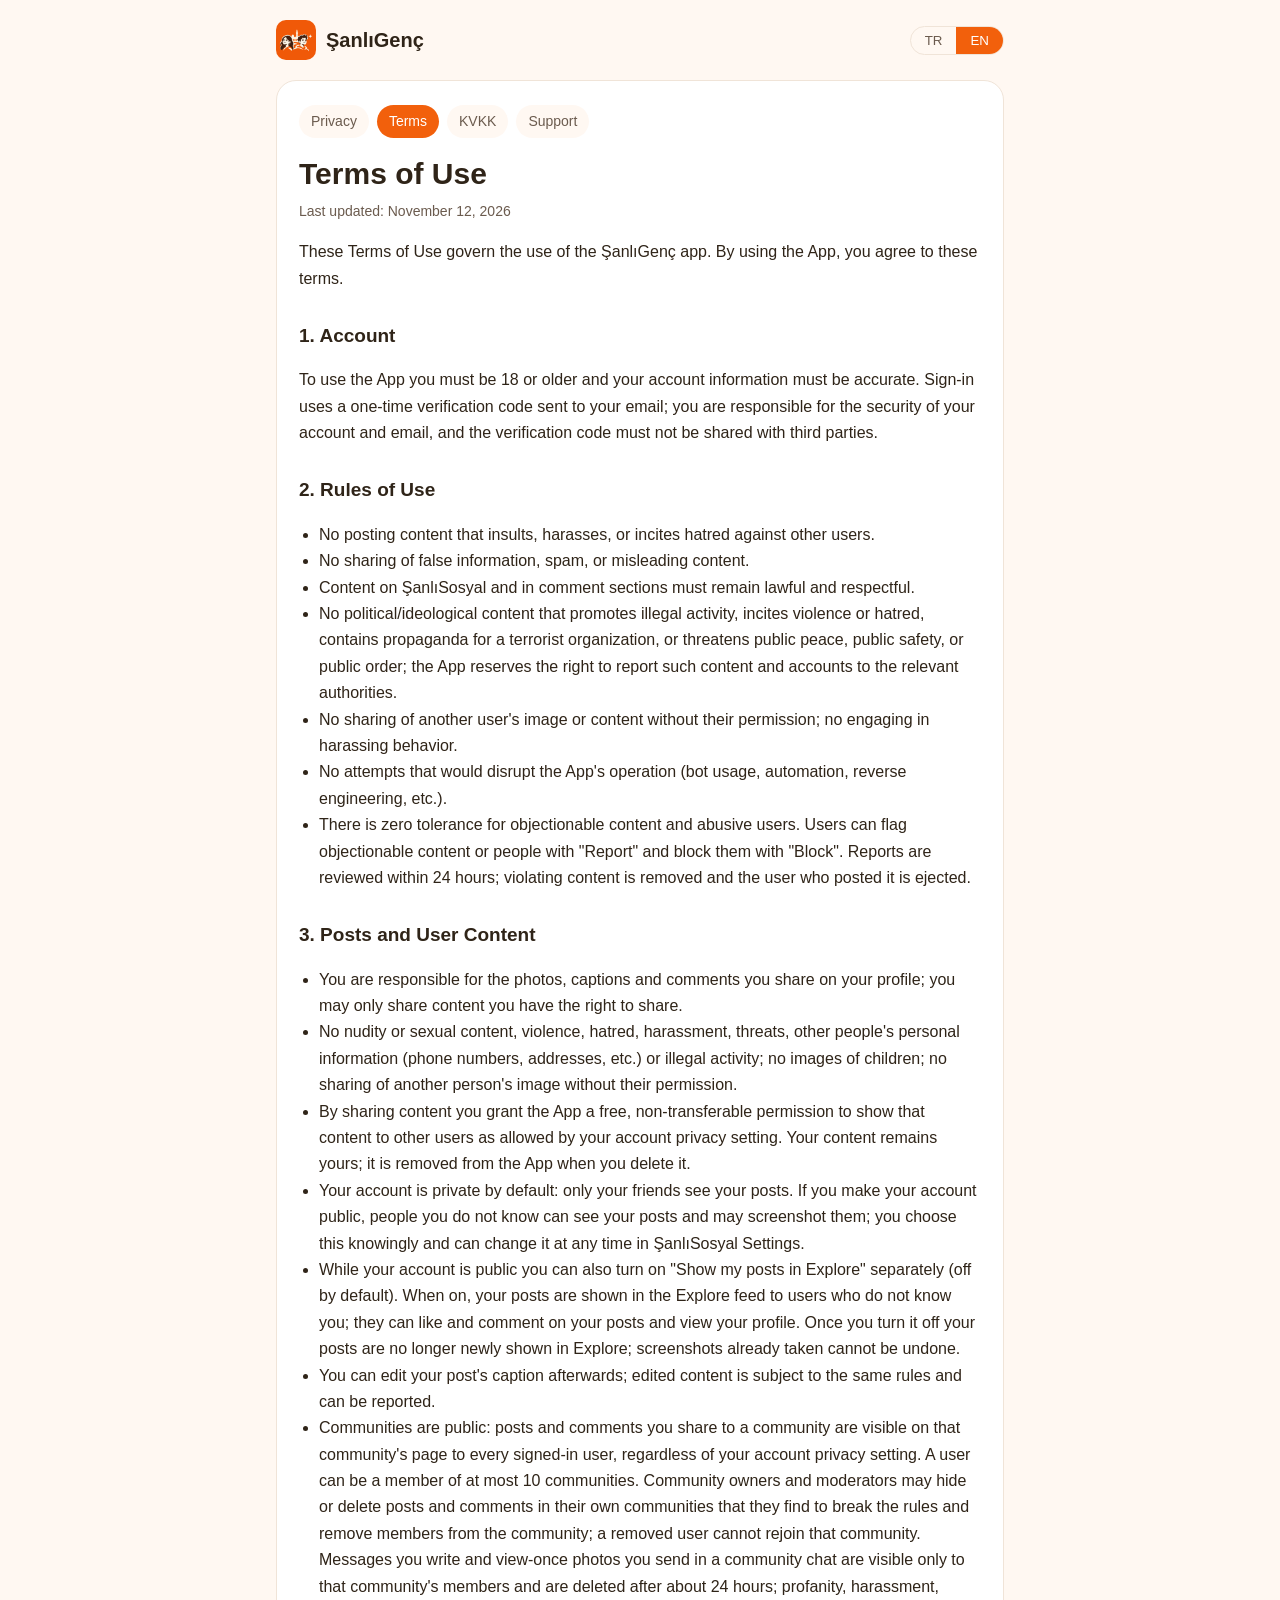
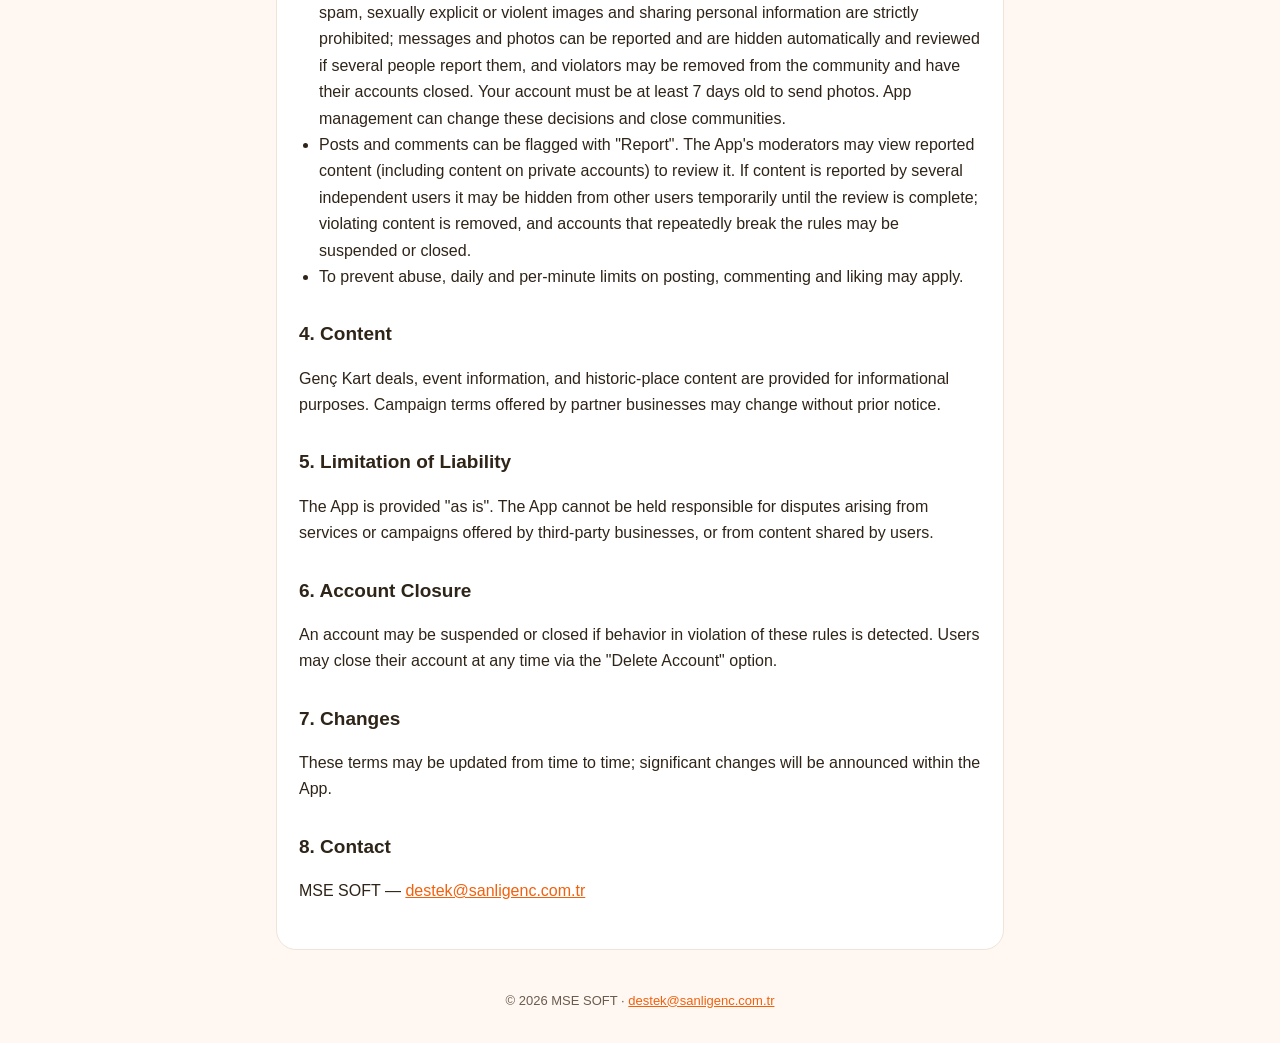
<file: kullanim-sartlari/index.html>
<!doctype html>
<html lang="tr">
<head>
<meta charset="utf-8">
<meta name="viewport" content="width=device-width, initial-scale=1">
<title>Kullanım Şartları · ŞanlıGenç</title>
<meta name="description" content="ŞanlıGenç — Şanlıurfa gençlik ve şehir uygulaması. Kullanım Şartları.">
<link rel="icon" href="../logo.jpg">
<link rel="stylesheet" href="../stil.css">
</head>
<body>
<header>
  <a class="marka" href="../"><img src="../logo.jpg" alt="" width="40" height="40"><span>ŞanlıGenç</span></a>
  <div class="dil" role="group" aria-label="Dil / Language">
    <button type="button" data-dil="tr" aria-pressed="true">TR</button>
    <button type="button" data-dil="en" aria-pressed="false">EN</button>
  </div>
</header>
<main>
  <section lang="tr" data-bolum="tr">
    <nav><a href="../gizlilik/">Gizlilik</a><a href="../kullanim-sartlari/" aria-current="page">Kullanım Şartları</a><a href="../kvkk/">KVKK</a><a href="../destek/">Destek</a></nav>
    <h1>Kullanım Şartları</h1>
    <p class="tarih">Son güncelleme: 12 Kasım 2026</p><p>İşbu Kullanım Şartları, ŞanlıGenç uygulamasının kullanımına ilişkin kuralları düzenler. Uygulamanın kullanılması, bu şartların kabul edildiği anlamına gelir.</p><h2>1. Hesap</h2><p>Uygulamayı kullanabilmek için 18 yaşında veya daha büyük olmak ve hesap bilgilerinin doğru olması gerekmektedir. Giriş, e-posta adresine gönderilen tek kullanımlık doğrulama koduyla yapılır; hesap ve e-posta güvenliğinden kullanıcı sorumludur, doğrulama kodu üçüncü kişilerle paylaşılmamalıdır.</p><h2>2. Kullanım Kuralları</h2><ul><li>Diğer kullanıcılara yönelik hakaret, taciz veya nefret söylemi içeren paylaşım yapılamaz.</li><li>Sahte bilgi, spam veya yanıltıcı içerik paylaşılamaz.</li><li>ŞanlıSosyal ve yorum alanlarında yalnızca yasal ve saygı çerçevesinde içerik paylaşılabilir.</li><li>Yasa dışı faaliyetleri özendiren, şiddete veya nefrete teşvik eden, terör örgütü propagandası içeren ya da toplumsal barışı, kamu güvenliğini veya kamu düzenini tehdit eden siyasi/ideolojik içerikler paylaşılamaz; Uygulama bu tür içerik ve hesapları yetkili makamlara bildirme hakkını saklı tutar.</li><li>Başka bir kullanıcının izni olmaksızın görüntüsü veya içeriği paylaşılamaz; rahatsız edici davranışlarda bulunulamaz.</li><li>Uygulamanın işleyişini bozacak nitelikte (bot kullanımı, otomasyon, tersine mühendislik vb.) girişimlerde bulunulamaz.</li><li>Uygunsuz içeriklere ve kötüye kullanan kullanıcılara sıfır tolerans uygulanır. Kullanıcılar uygunsuz içerik veya kişileri "Şikayet Et" ile bildirebilir ve "Engelle" ile engelleyebilir. Şikayetler 24 saat içinde incelenir; kurallara aykırı içerik kaldırılır ve paylaşan kullanıcının hesabı kapatılır.</li></ul><h2>3. Gönderiler ve Kullanıcı İçeriği</h2><ul><li>Profilinde paylaştığın fotoğraf, açıklama ve yorumlardan sen sorumlusun; yalnızca paylaşma hakkına sahip olduğun içerikleri paylaşabilirsin.</li><li>Çıplaklık veya cinsel içerik, şiddet, nefret, taciz, tehdit, başkasının kişisel bilgileri (telefon, adres vb.) ya da yasa dışı faaliyet içeren paylaşım yapılamaz; çocukların görüntüleri paylaşılamaz; başkasının görüntüsü izni olmadan paylaşılamaz.</li><li>İçeriğini paylaşarak Uygulamaya, o içeriği hesabının gizlilik tercihine uygun biçimde diğer kullanıcılara göstermek için gerekli, ücretsiz ve devredilemez bir kullanım izni vermiş olursun. İçeriğin sana ait kalır; sildiğinde Uygulamadan kaldırılır.</li><li>Hesabın varsayılan olarak gizlidir: gönderilerini yalnızca arkadaşların görür. Hesabını herkese açık yaparsan gönderilerini tanımadığın kişiler de görebilir ve ekran görüntüsü alabilir; bunu bilerek tercih edersin ve tercihini ŞanlıSosyal Ayarları'ndan istediğin an değiştirebilirsin.</li><li>Hesabın herkese açıkken "Gönderilerim Keşfet'te görünsün" tercihini ayrıca açabilirsin (varsayılan kapalı). Açıkken gönderilerin seni tanımayan kullanıcılara Keşfet akışında gösterilir; onlar gönderilerini beğenebilir, yorum yapabilir ve profilini görüntüleyebilir. Tercihi kapattığında gönderilerin Keşfet'te yeni gösterimlere kapanır; daha önce alınmış ekran görüntüleri geri alınamaz.</li><li>Gönderi açıklamanı sonradan düzenleyebilirsin; düzenlenmiş içerik de aynı kurallara tabidir ve şikayet edilebilir.</li><li>Topluluklar herkese açıktır: bir topluluğa paylaştığın gönderi ve yorumlar o topluluğun sayfasında Uygulamaya giriş yapmış herkese görünür, hesabının gizlilik tercihinden bağımsızdır. Bir kullanıcı en fazla 10 topluluğa üye olabilir. Topluluk sahipleri ve moderatörleri, kendi topluluklarındaki gönderi ve yorumları kurallara aykırı bulduklarında gizleyebilir veya silebilir ve üyeleri topluluktan çıkarabilir; çıkarılan kullanıcı o topluluğa tekrar katılamaz. Topluluk sohbetinde yazdığın mesajlar ve gönderdiğin tek bakımlık fotoğraflar yalnızca o topluluğun üyelerine görünür, yaklaşık 24 saat sonra silinir; küfür, taciz, spam, müstehcen ya da şiddet içeren görsel ve kişisel bilgi paylaşımı kesinlikle yasaktır; mesajlar ve fotoğraflar şikâyet edilebilir, birkaç kişi şikâyet ederse otomatik gizlenir ve incelenir, ihlal edenler topluluktan çıkarılabilir ve hesapları kapatılabilir. Fotoğraf göndermek için hesabın en az 7 günlük olmalıdır. Uygulama yönetimi bu kararları değiştirebilir ve toplulukları kapatabilir.</li><li>Gönderi ve yorumlar "Şikayet Et" ile bildirilebilir. Uygulamanın moderatörleri, şikayet edilen içeriği (gizli hesaplardakiler dahil) incelemek için görüntüleyebilir. Bir içerik birbirinden bağımsız birkaç kullanıcı tarafından şikayet edilirse, inceleme tamamlanana kadar geçici olarak diğer kullanıcılardan gizlenebilir; kurallara aykırı içerik kaldırılır, kuralları tekrar ihlal eden hesaplar askıya alınabilir veya kapatılabilir.</li><li>Kötüye kullanımı önlemek için günlük ve dakikalık paylaşım, yorum ve beğeni sınırları uygulanabilir.</li></ul><h2>4. İçerikler</h2><p>Genç Kart fırsatları, etkinlik bilgileri ve tarihi yer içerikleri bilgilendirme amaçlıdır. Anlaşmalı işletmeler tarafından sunulan kampanya koşulları önceden haber verilmeksizin değiştirilebilir.</p><h2>5. Sorumluluk Sınırı</h2><p>Uygulama "olduğu gibi" sunulmaktadır. Üçüncü taraf işletmelerin sunduğu hizmet ve kampanyalardan veya kullanıcılar tarafından paylaşılan içeriklerden doğabilecek anlaşmazlıklardan Uygulama sorumlu tutulamaz.</p><h2>6. Hesap Kapatma</h2><p>Kurallara aykırı davranış tespit edilmesi hâlinde hesap askıya alınabilir veya kapatılabilir. Kullanıcı, hesabını dilediği zaman "Hesabımı Sil" seçeneği ile kapatabilir.</p><h2>7. Değişiklikler</h2><p>İşbu şartlar zaman zaman güncellenebilir; önemli değişiklikler uygulama içinden bildirilir.</p><h2>8. İletişim</h2><p>MSE SOFT — <a href="mailto:destek@sanligenc.com.tr">destek@sanligenc.com.tr</a></p>
  </section>
  <section lang="en" data-bolum="en" hidden>
    <nav><a href="../gizlilik/#en">Privacy</a><a href="../kullanim-sartlari/#en" aria-current="page">Terms</a><a href="../kvkk/#en">KVKK</a><a href="../destek/#en">Support</a></nav>
    <h1>Terms of Use</h1>
    <p class="tarih">Last updated: November 12, 2026</p><p>These Terms of Use govern the use of the ŞanlıGenç app. By using the App, you agree to these terms.</p><h2>1. Account</h2><p>To use the App you must be 18 or older and your account information must be accurate. Sign-in uses a one-time verification code sent to your email; you are responsible for the security of your account and email, and the verification code must not be shared with third parties.</p><h2>2. Rules of Use</h2><ul><li>No posting content that insults, harasses, or incites hatred against other users.</li><li>No sharing of false information, spam, or misleading content.</li><li>Content on ŞanlıSosyal and in comment sections must remain lawful and respectful.</li><li>No political/ideological content that promotes illegal activity, incites violence or hatred, contains propaganda for a terrorist organization, or threatens public peace, public safety, or public order; the App reserves the right to report such content and accounts to the relevant authorities.</li><li>No sharing of another user's image or content without their permission; no engaging in harassing behavior.</li><li>No attempts that would disrupt the App's operation (bot usage, automation, reverse engineering, etc.).</li><li>There is zero tolerance for objectionable content and abusive users. Users can flag objectionable content or people with "Report" and block them with "Block". Reports are reviewed within 24 hours; violating content is removed and the user who posted it is ejected.</li></ul><h2>3. Posts and User Content</h2><ul><li>You are responsible for the photos, captions and comments you share on your profile; you may only share content you have the right to share.</li><li>No nudity or sexual content, violence, hatred, harassment, threats, other people's personal information (phone numbers, addresses, etc.) or illegal activity; no images of children; no sharing of another person's image without their permission.</li><li>By sharing content you grant the App a free, non-transferable permission to show that content to other users as allowed by your account privacy setting. Your content remains yours; it is removed from the App when you delete it.</li><li>Your account is private by default: only your friends see your posts. If you make your account public, people you do not know can see your posts and may screenshot them; you choose this knowingly and can change it at any time in ŞanlıSosyal Settings.</li><li>While your account is public you can also turn on "Show my posts in Explore" separately (off by default). When on, your posts are shown in the Explore feed to users who do not know you; they can like and comment on your posts and view your profile. Once you turn it off your posts are no longer newly shown in Explore; screenshots already taken cannot be undone.</li><li>You can edit your post's caption afterwards; edited content is subject to the same rules and can be reported.</li><li>Communities are public: posts and comments you share to a community are visible on that community's page to every signed-in user, regardless of your account privacy setting. A user can be a member of at most 10 communities. Community owners and moderators may hide or delete posts and comments in their own communities that they find to break the rules and remove members from the community; a removed user cannot rejoin that community. Messages you write and view-once photos you send in a community chat are visible only to that community's members and are deleted after about 24 hours; profanity, harassment, spam, sexually explicit or violent images and sharing personal information are strictly prohibited; messages and photos can be reported and are hidden automatically and reviewed if several people report them, and violators may be removed from the community and have their accounts closed. Your account must be at least 7 days old to send photos. App management can change these decisions and close communities.</li><li>Posts and comments can be flagged with "Report". The App's moderators may view reported content (including content on private accounts) to review it. If content is reported by several independent users it may be hidden from other users temporarily until the review is complete; violating content is removed, and accounts that repeatedly break the rules may be suspended or closed.</li><li>To prevent abuse, daily and per-minute limits on posting, commenting and liking may apply.</li></ul><h2>4. Content</h2><p>Genç Kart deals, event information, and historic-place content are provided for informational purposes. Campaign terms offered by partner businesses may change without prior notice.</p><h2>5. Limitation of Liability</h2><p>The App is provided "as is". The App cannot be held responsible for disputes arising from services or campaigns offered by third-party businesses, or from content shared by users.</p><h2>6. Account Closure</h2><p>An account may be suspended or closed if behavior in violation of these rules is detected. Users may close their account at any time via the "Delete Account" option.</p><h2>7. Changes</h2><p>These terms may be updated from time to time; significant changes will be announced within the App.</p><h2>8. Contact</h2><p>MSE SOFT — <a href="mailto:destek@sanligenc.com.tr">destek@sanligenc.com.tr</a></p>
  </section>
</main>
<footer>© 2026 MSE SOFT · <a href="mailto:destek@sanligenc.com.tr">destek@sanligenc.com.tr</a></footer>
<script>
(function () {
  var b = document.querySelectorAll('[data-dil]');
  function sec(d) {
    document.querySelectorAll('[data-bolum]').forEach(function (s) { s.hidden = s.getAttribute('data-bolum') !== d; });
    b.forEach(function (x) { x.setAttribute('aria-pressed', String(x.getAttribute('data-dil') === d)); });
    document.documentElement.lang = d;
    try { localStorage.setItem('dil', d); } catch (e) {}
  }
  b.forEach(function (x) { x.addEventListener('click', function () { sec(x.getAttribute('data-dil')); }); });
  var k = null;
  if (location.hash === '#en') k = 'en';
  if (!k) { try { k = localStorage.getItem('dil'); } catch (e) {} }
  if (!k && !/^tr/i.test(navigator.language || '')) k = 'en';
  sec(k === 'en' ? 'en' : 'tr');
})();
</script>
</body>
</html>
</file>
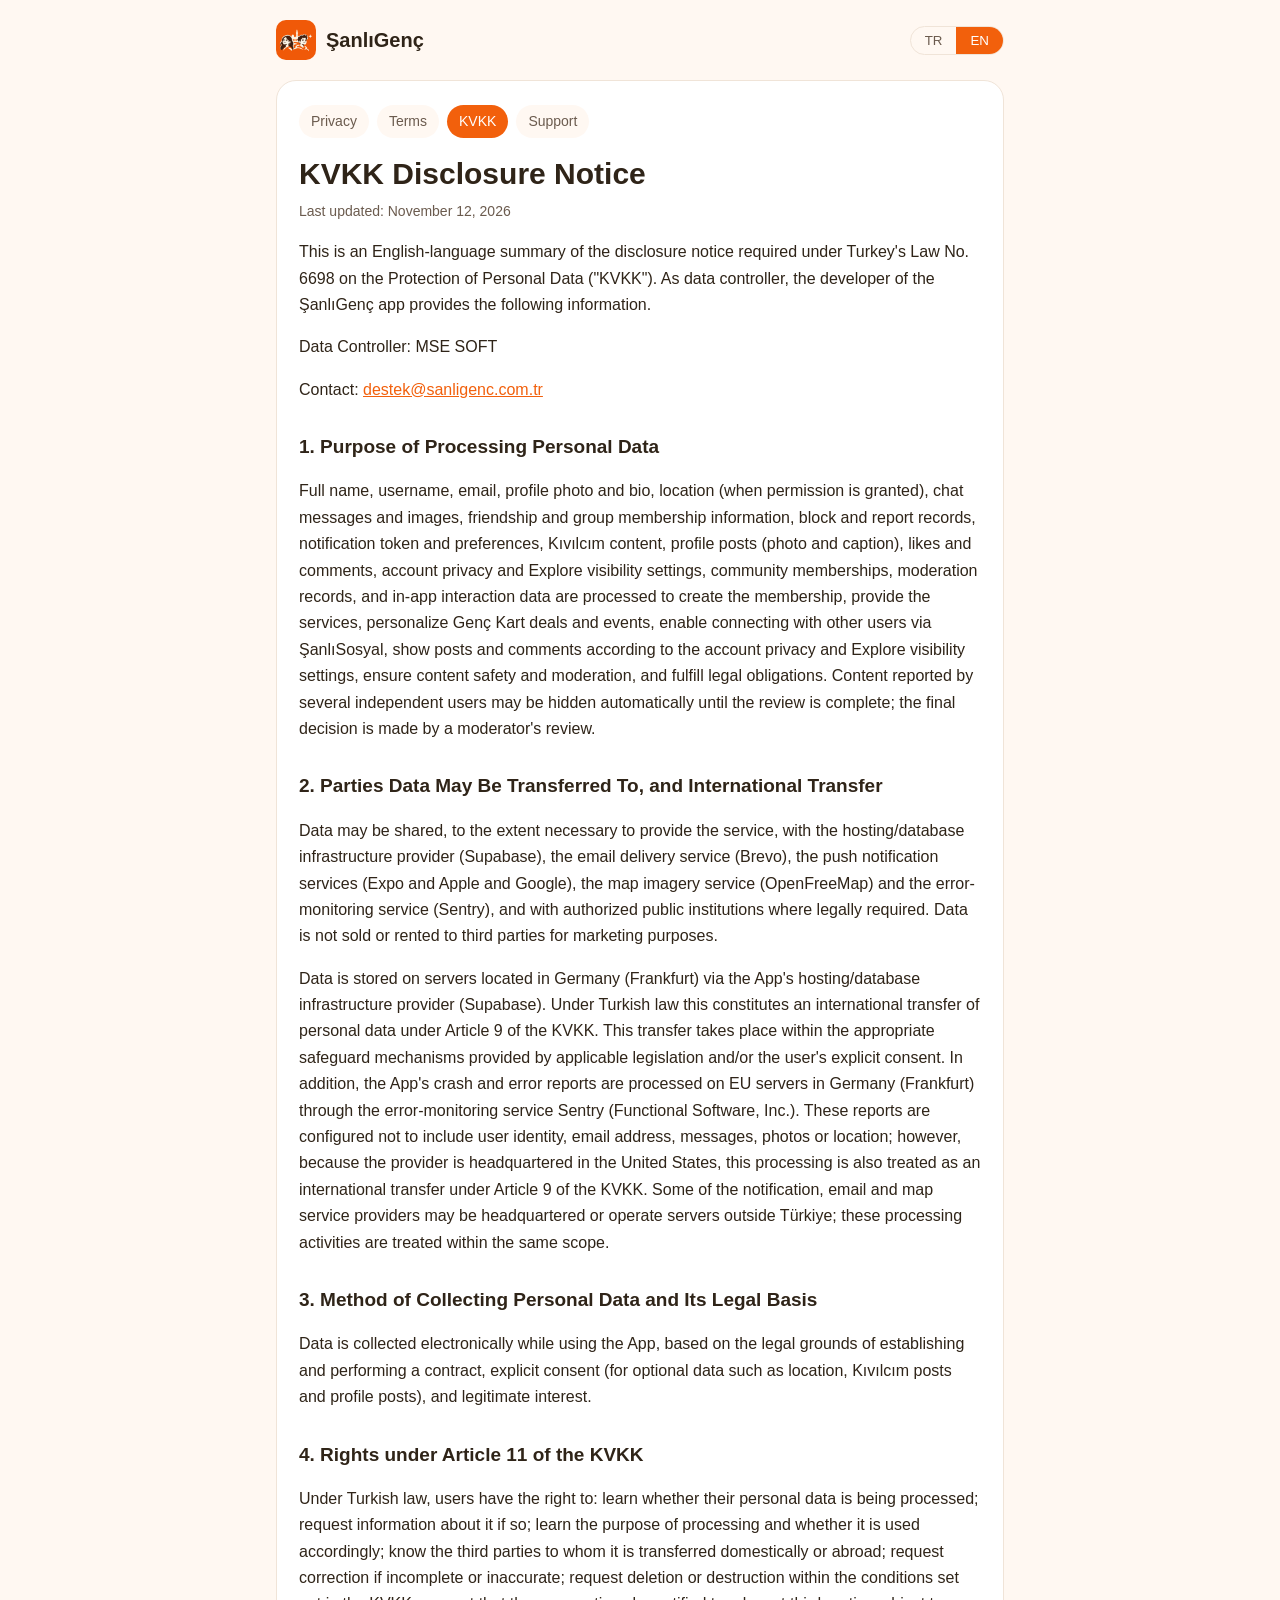
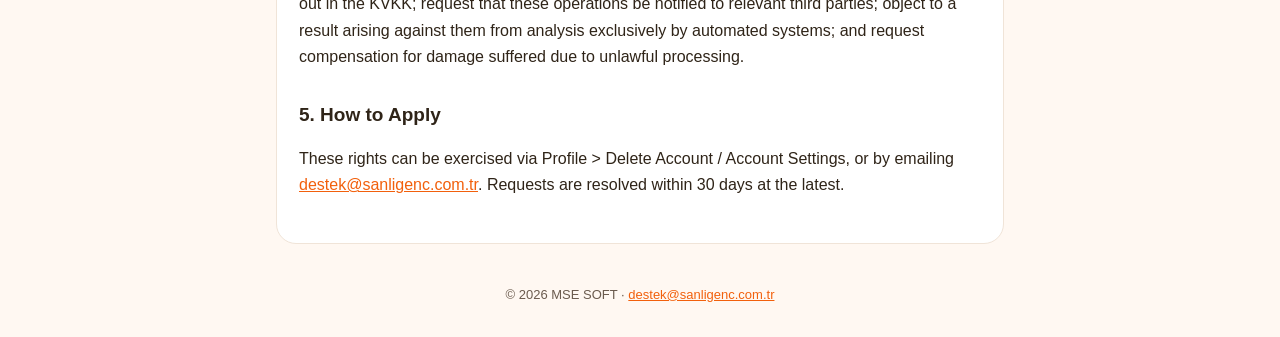
<file: kvkk/index.html>
<!doctype html>
<html lang="tr">
<head>
<meta charset="utf-8">
<meta name="viewport" content="width=device-width, initial-scale=1">
<title>KVKK Aydınlatma Metni · ŞanlıGenç</title>
<meta name="description" content="ŞanlıGenç — Şanlıurfa gençlik ve şehir uygulaması. KVKK Aydınlatma Metni.">
<link rel="icon" href="../logo.jpg">
<link rel="stylesheet" href="../stil.css">
</head>
<body>
<header>
  <a class="marka" href="../"><img src="../logo.jpg" alt="" width="40" height="40"><span>ŞanlıGenç</span></a>
  <div class="dil" role="group" aria-label="Dil / Language">
    <button type="button" data-dil="tr" aria-pressed="true">TR</button>
    <button type="button" data-dil="en" aria-pressed="false">EN</button>
  </div>
</header>
<main>
  <section lang="tr" data-bolum="tr">
    <nav><a href="../gizlilik/">Gizlilik</a><a href="../kullanim-sartlari/">Kullanım Şartları</a><a href="../kvkk/" aria-current="page">KVKK</a><a href="../destek/">Destek</a></nav>
    <h1>KVKK Aydınlatma Metni</h1>
    <p class="tarih">Son güncelleme: 12 Kasım 2026</p><p>6698 sayılı Kişisel Verilerin Korunması Kanunu ("KVKK") uyarınca, veri sorumlusu sıfatıyla ŞanlıGenç uygulamasının geliştiricisi tarafından aşağıdaki hususlarda bilgilendirme yapılmaktadır.</p><p>Veri Sorumlusu: MSE SOFT</p><p>İletişim: <a href="mailto:destek@sanligenc.com.tr">destek@sanligenc.com.tr</a></p><h2>1. Kişisel Verilerin İşlenme Amacı</h2><p>Ad-soyad, kullanıcı adı, e-posta, profil fotoğrafı ve biyografi, konum (izin verilmesi hâlinde), sohbet mesajları ve görselleri, arkadaşlık ve grup üyeliği bilgileri, engelleme ve şikâyet kayıtları, bildirim belirteci ve tercihleri, Kıvılcım içerikleri, profil gönderileri (fotoğraf ve açıklama), beğeni ve yorumlar, hesap gizliliği ve Keşfet'te görünme tercihi, topluluk üyelikleri, moderasyon kayıtları ve uygulama içi etkileşim verileri; üyeliğin oluşturulması, hizmetlerin sunulması, Genç Kart fırsatlarının ve etkinliklerin kişiye özel gösterilmesi, ŞanlıSosyal üzerinden diğer kullanıcılarla bağlantı kurulabilmesi, gönderi ve yorumların hesap gizliliği ve Keşfet'te görünme tercihine göre gösterilmesi, içerik güvenliği ve moderasyonun sağlanması ve yasal yükümlülüklerin yerine getirilmesi amacıyla işlenmektedir. Birbirinden bağımsız birkaç kullanıcı tarafından şikâyet edilen bir içerik, inceleme tamamlanana kadar otomatik olarak gizlenebilir; nihai karar moderatör incelemesiyle verilir.</p><h2>2. İşlenen Verilerin Aktarılabileceği Taraflar ve Yurt Dışı Aktarım</h2><p>Veriler, hizmetin sunulabilmesi için zorunlu olduğu ölçüde barındırma/veritabanı altyapı sağlayıcısı (Supabase), e-posta gönderim hizmeti (Brevo), anlık bildirim hizmetleri (Expo ile Apple ve Google), harita görüntü hizmeti (OpenFreeMap) ve hata izleme hizmeti (Sentry) ile ve yasal zorunluluk hâlinde yetkili kamu kurum ve kuruluşlarıyla paylaşılabilir. Veriler pazarlama amacıyla üçüncü kişilere satılmaz veya kiralanmaz.</p><p>Uygulamanın barındırma/veritabanı altyapı sağlayıcısı (Supabase) tarafından veriler Almanya'da (Frankfurt) bulunan sunucularda saklanmaktadır. Bu, KVKK'nın 9. maddesi kapsamında yurt dışına kişisel veri aktarımı teşkil etmektedir. Bu aktarım, ilgili mevzuatta öngörülen uygun güvence mekanizmaları ve/veya kullanıcının açık rızası çerçevesinde gerçekleştirilmektedir. Ayrıca uygulamanın çökme ve hata kayıtları, hata izleme hizmeti Sentry (Functional Software, Inc.) aracılığıyla Almanya'daki (Frankfurt) AB sunucularında işlenmektedir. Bu kayıtlar kullanıcı kimliği, e-posta adresi, mesaj, fotoğraf veya konum bilgisi içermeyecek şekilde yapılandırılmıştır; ancak sağlayıcının merkezi ABD'de bulunduğundan bu işleme de KVKK'nın 9. maddesi kapsamında yurt dışına aktarım olarak değerlendirilmektedir. Bildirim, e-posta ve harita hizmet sağlayıcılarının bir kısmının merkezi veya sunucuları yurt dışında bulunabilir; bu işlemeler de aynı kapsamda değerlendirilmektedir.</p><h2>3. Kişisel Veri Toplamanın Yöntemi ve Hukuki Sebebi</h2><p>Veriler, Uygulamanın kullanımı sırasında elektronik ortamda; sözleşmenin kurulması ve ifası, açık rıza (konum, Kıvılcım ve profil gönderisi paylaşımı gibi opsiyonel veriler bakımından) ve meşru menfaat hukuki sebeplerine dayanılarak toplanmaktadır.</p><h2>4. KVKK'nın 11. Maddesi Kapsamındaki Haklar</h2><p>Kişisel verinin işlenip işlenmediğini öğrenme, işlenmişse buna ilişkin bilgi talep etme, işlenme amacını ve amacına uygun kullanılıp kullanılmadığını öğrenme, yurt içinde veya yurt dışında aktarıldığı üçüncü kişileri bilme, eksik veya yanlış işlenmişse düzeltilmesini isteme, KVKK'da öngörülen şartlar çerçevesinde silinmesini veya yok edilmesini isteme, yapılan işlemlerin ilgili üçüncü kişilere bildirilmesini isteme, münhasıran otomatik sistemlerle analiz edilmesi suretiyle aleyhine bir sonucun ortaya çıkmasına itiraz etme ve kanuna aykırı işlenme sebebiyle zarara uğranılması hâlinde zararın giderilmesini talep etme hakları saklıdır.</p><h2>5. Başvuru</h2><p>İşbu haklar; Profil &gt; Hesabımı Sil / Hesap Ayarları üzerinden veya <a href="mailto:destek@sanligenc.com.tr">destek@sanligenc.com.tr</a> adresi aracılığıyla kullanılabilir. Başvurular en geç 30 gün içinde sonuçlandırılır.</p>
  </section>
  <section lang="en" data-bolum="en" hidden>
    <nav><a href="../gizlilik/#en">Privacy</a><a href="../kullanim-sartlari/#en">Terms</a><a href="../kvkk/#en" aria-current="page">KVKK</a><a href="../destek/#en">Support</a></nav>
    <h1>KVKK Disclosure Notice</h1>
    <p class="tarih">Last updated: November 12, 2026</p><p>This is an English-language summary of the disclosure notice required under Turkey's Law No. 6698 on the Protection of Personal Data ("KVKK"). As data controller, the developer of the ŞanlıGenç app provides the following information.</p><p>Data Controller: MSE SOFT</p><p>Contact: <a href="mailto:destek@sanligenc.com.tr">destek@sanligenc.com.tr</a></p><h2>1. Purpose of Processing Personal Data</h2><p>Full name, username, email, profile photo and bio, location (when permission is granted), chat messages and images, friendship and group membership information, block and report records, notification token and preferences, Kıvılcım content, profile posts (photo and caption), likes and comments, account privacy and Explore visibility settings, community memberships, moderation records, and in-app interaction data are processed to create the membership, provide the services, personalize Genç Kart deals and events, enable connecting with other users via ŞanlıSosyal, show posts and comments according to the account privacy and Explore visibility settings, ensure content safety and moderation, and fulfill legal obligations. Content reported by several independent users may be hidden automatically until the review is complete; the final decision is made by a moderator's review.</p><h2>2. Parties Data May Be Transferred To, and International Transfer</h2><p>Data may be shared, to the extent necessary to provide the service, with the hosting/database infrastructure provider (Supabase), the email delivery service (Brevo), the push notification services (Expo and Apple and Google), the map imagery service (OpenFreeMap) and the error-monitoring service (Sentry), and with authorized public institutions where legally required. Data is not sold or rented to third parties for marketing purposes.</p><p>Data is stored on servers located in Germany (Frankfurt) via the App's hosting/database infrastructure provider (Supabase). Under Turkish law this constitutes an international transfer of personal data under Article 9 of the KVKK. This transfer takes place within the appropriate safeguard mechanisms provided by applicable legislation and/or the user's explicit consent. In addition, the App's crash and error reports are processed on EU servers in Germany (Frankfurt) through the error-monitoring service Sentry (Functional Software, Inc.). These reports are configured not to include user identity, email address, messages, photos or location; however, because the provider is headquartered in the United States, this processing is also treated as an international transfer under Article 9 of the KVKK. Some of the notification, email and map service providers may be headquartered or operate servers outside Türkiye; these processing activities are treated within the same scope.</p><h2>3. Method of Collecting Personal Data and Its Legal Basis</h2><p>Data is collected electronically while using the App, based on the legal grounds of establishing and performing a contract, explicit consent (for optional data such as location, Kıvılcım posts and profile posts), and legitimate interest.</p><h2>4. Rights under Article 11 of the KVKK</h2><p>Under Turkish law, users have the right to: learn whether their personal data is being processed; request information about it if so; learn the purpose of processing and whether it is used accordingly; know the third parties to whom it is transferred domestically or abroad; request correction if incomplete or inaccurate; request deletion or destruction within the conditions set out in the KVKK; request that these operations be notified to relevant third parties; object to a result arising against them from analysis exclusively by automated systems; and request compensation for damage suffered due to unlawful processing.</p><h2>5. How to Apply</h2><p>These rights can be exercised via Profile &gt; Delete Account / Account Settings, or by emailing <a href="mailto:destek@sanligenc.com.tr">destek@sanligenc.com.tr</a>. Requests are resolved within 30 days at the latest.</p>
  </section>
</main>
<footer>© 2026 MSE SOFT · <a href="mailto:destek@sanligenc.com.tr">destek@sanligenc.com.tr</a></footer>
<script>
(function () {
  var b = document.querySelectorAll('[data-dil]');
  function sec(d) {
    document.querySelectorAll('[data-bolum]').forEach(function (s) { s.hidden = s.getAttribute('data-bolum') !== d; });
    b.forEach(function (x) { x.setAttribute('aria-pressed', String(x.getAttribute('data-dil') === d)); });
    document.documentElement.lang = d;
    try { localStorage.setItem('dil', d); } catch (e) {}
  }
  b.forEach(function (x) { x.addEventListener('click', function () { sec(x.getAttribute('data-dil')); }); });
  var k = null;
  if (location.hash === '#en') k = 'en';
  if (!k) { try { k = localStorage.getItem('dil'); } catch (e) {} }
  if (!k && !/^tr/i.test(navigator.language || '')) k = 'en';
  sec(k === 'en' ? 'en' : 'tr');
})();
</script>
</body>
</html>
</file>
<file: style.css>
:root {
  --cream: #FFF6EC;
  --paper: #FFFFFF;
  --sand: #F8E8D4;
  --line: #EBDCC9;
  --ink: #1B1410;
  --muted: #6F625A;
  --orange: #F2600C;
  --orange-deep: #D54E00;
  --glow: #FFB27A;
  --serif: "Fraunces", Georgia, "Times New Roman", serif;
  --sans: "Plus Jakarta Sans", system-ui, -apple-system, "Segoe UI", Roboto, sans-serif;
  --spring: cubic-bezier(.2, .9, .25, 1.12);
}

*, *::before, *::after { box-sizing: border-box; }
html { scroll-behavior: smooth; -webkit-text-size-adjust: 100%; }
body {
  margin: 0; background: var(--cream); color: var(--ink);
  font-family: var(--sans); font-size: 17px; line-height: 1.6;
  -webkit-font-smoothing: antialiased; overflow-x: hidden;
}
img { max-width: 100%; display: block; }
a { color: inherit; }
em { font-style: normal; color: var(--orange); }

.wrap { width: min(1160px, 100% - 32px); margin-inline: auto; }
.narrow { width: min(760px, 100% - 32px); margin-inline: auto; }
.center { text-align: center; }

h1, h2 { font-family: var(--serif); font-weight: 700; line-height: 1.08; letter-spacing: -0.02em; margin: 0; }
h1 { font-size: clamp(2.7rem, 6.4vw, 4.9rem); }
h2 { font-size: clamp(2rem, 4.2vw, 3.1rem); }
p { margin: 0; }
.eyebrow { font-size: .78rem; font-weight: 800; letter-spacing: .16em; text-transform: uppercase; color: var(--orange); margin-bottom: 14px; }
.eyebrow.center { text-align: center; }
.sub { color: var(--muted); font-size: 1.1rem; margin-top: 16px; }
.lead { color: var(--muted); font-size: 1.15rem; max-width: 34em; margin-top: 22px; }
.muted { color: rgba(255, 246, 236, .62); font-size: .95rem; margin-top: 12px; }

/* ---------- Gezinti çubuğu ---------- */
.nav {
  position: fixed; inset: 0 0 auto 0; z-index: 50;
  display: flex; align-items: center; justify-content: space-between; gap: 16px;
  padding: 12px max(16px, calc((100% - 1160px) / 2));
  background: rgba(255, 246, 236, .82); backdrop-filter: blur(14px) saturate(1.4); -webkit-backdrop-filter: blur(14px) saturate(1.4);
  border-bottom: 1px solid transparent; transition: border-color .3s, box-shadow .3s;
}
.nav.scrolled { border-color: var(--line); box-shadow: 0 6px 24px rgba(90, 50, 10, .06); }
.brand { display: inline-flex; align-items: center; gap: 10px; text-decoration: none; font-family: var(--serif); font-weight: 700; font-size: 1.25rem; }
.brand img { border-radius: 10px; }
.nav-links { display: none; gap: 28px; font-weight: 600; font-size: .95rem; }
.nav-links a { text-decoration: none; color: var(--muted); transition: color .2s; }
.nav-links a:hover { color: var(--ink); }
.pill { padding: 9px 16px; border-radius: 999px; font-weight: 700; font-size: .85rem; text-decoration: none; }
.pill.soon { background: var(--ink); color: var(--cream); }

/* ---------- Hero ---------- */
.hero { padding: 104px 0 56px; position: relative; overflow: hidden; }
.hero::before {
  content: ""; position: absolute; inset: -20% -10% auto auto; width: 70vw; height: 70vw; max-width: 860px; max-height: 860px;
  background: radial-gradient(circle at 40% 40%, rgba(242, 96, 12, .16), rgba(242, 96, 12, 0) 62%); z-index: 0; pointer-events: none;
}
.hero-grid { position: relative; z-index: 1; display: grid; gap: 40px; align-items: center; }
.hero-copy .lead { margin-bottom: 0; }
.store { display: flex; flex-wrap: wrap; gap: 12px; margin-top: 30px; }
.store.dark { justify-content: center; }
.store-btn {
  display: inline-flex; flex-direction: column; justify-content: center; min-width: 168px; padding: 11px 22px; border-radius: 16px;
  background: var(--ink); color: var(--cream); line-height: 1.25; cursor: default; opacity: .96;
}
.store-btn b { font-size: 1.02rem; }
.store-btn small { font-size: .74rem; letter-spacing: .06em; text-transform: uppercase; color: var(--glow); font-weight: 700; }
.dark .store-btn { background: var(--cream); color: var(--ink); }
.dark .store-btn small { color: var(--orange-deep); }

.hero-stage { position: relative; width: min(100%, 560px); aspect-ratio: 1 / 1.08; margin-inline: auto; }
.blob {
  position: absolute; inset: 8% 2% 2% 2%; border-radius: 46% 54% 44% 56% / 52% 46% 54% 48%;
  background: radial-gradient(circle at 30% 20%, #FF9A55 0%, var(--orange) 55%, var(--orange-deep) 100%);
  box-shadow: 0 40px 80px -30px rgba(213, 78, 0, .55);
  animation: morph 14s ease-in-out infinite;
}
@keyframes morph {
  0%, 100% { border-radius: 46% 54% 44% 56% / 52% 46% 54% 48%; }
  50% { border-radius: 54% 46% 56% 44% / 46% 54% 46% 54%; }
}
.phone {
  position: relative; padding: 9px; border-radius: 52px; line-height: 0;
  background: linear-gradient(145deg, #4a4a50 0%, #141417 38%, #2e2e34 100%);
  box-shadow: 0 44px 70px -30px rgba(27, 20, 16, .55), 0 0 0 1.5px rgba(255, 255, 255, .14) inset, 0 0 0 1px rgba(0, 0, 0, .5);
}
.phone::before { content: ""; position: absolute; left: -3px; top: 17%; width: 3px; height: 7%; background: #2a2a2f; border-radius: 2px 0 0 2px; box-shadow: 0 52px 0 #2a2a2f, 0 104px 0 #2a2a2f; }
.phone::after { content: ""; position: absolute; right: -3px; top: 25%; width: 3px; height: 12%; background: #2a2a2f; border-radius: 0 2px 2px 0; }
.phone img { width: 100%; height: auto; display: block; border-radius: 43px; background: #fff; }
.screen { position: relative; border-radius: 43px; overflow: hidden; line-height: 0; }
.screen img { border-radius: 0; }
.tabbar { position: absolute; left: 13.4%; width: 73.2%; top: 88.2%; height: 7.4%; display: grid; grid-template-columns: repeat(5, 1fr); align-items: center; background: #fff; border-radius: 999px; box-shadow: 0 6px 18px rgba(0,0,0,.14), 0 0 0 1px rgba(0,0,0,.06); font: 600 clamp(5px, 1.55cqw, 8px)/1 var(--sans); color: #8a8a8f; text-align: center; container-type: normal; }
.tabbar .tb { display: flex; flex-direction: column; align-items: center; justify-content: center; gap: 3px; letter-spacing: -.01em; }
.tabbar i { display: block; width: 14px; height: 14px; line-height: 0; }
.tabbar svg { width: 100%; height: 100%; }
.tabbar .tb-on { transform: translateY(-34%); }
.tabbar .tb-on i { width: 26px; height: 26px; padding: 6px; border-radius: 50%; background: var(--orange); color: #fff; box-shadow: 0 6px 14px rgba(242, 96, 12, .45); box-sizing: content-box; }
.tabbar .tb-on svg { width: 100%; height: 100%; }
.hero-phone { position: absolute; left: 50%; top: 2%; width: 45%; transform: translateX(-50%); z-index: 2; }
.char { position: absolute; bottom: 0; height: auto; filter: drop-shadow(0 18px 18px rgba(80, 30, 0, .28)); z-index: 3; }
.char.masal { left: -5%; width: 38%; }
.char.aras { right: -6%; width: 41%; }
.ground { position: absolute; bottom: -12px; height: 56px; border-radius: 50%; z-index: 2; background: radial-gradient(ellipse at 50% 50%, rgba(255, 244, 230, .97) 0%, rgba(255, 236, 214, .92) 48%, rgba(255, 236, 214, 0) 74%); }
.ground::after { content: ""; position: absolute; inset: 30% 22% 14% 22%; border-radius: 50%; background: radial-gradient(ellipse, rgba(90, 40, 8, .30), rgba(90, 40, 8, 0) 70%); }
.g-masal { left: -9%; width: 50%; }
.g-aras { right: -12%; width: 52%; }
.float-a { animation: floaty 5.2s ease-in-out infinite; }
.float-b { animation: floaty 6s ease-in-out -2s infinite; }
@keyframes floaty { 0%, 100% { transform: translateY(0); } 50% { transform: translateY(-9px); } }

.bubble {
  position: absolute; z-index: 4; background: var(--paper); color: var(--ink); font-weight: 700; font-size: .95rem; line-height: 1.25;
  padding: 10px 16px; border-radius: 18px; box-shadow: 0 12px 28px -10px rgba(60, 25, 0, .35);
  transform-origin: bottom center; opacity: 0; transform: scale(.6) translateY(10px);
  transition: opacity .5s ease .5s, transform .7s var(--spring) .5s;
}
.bubble::after { content: ""; position: absolute; bottom: -7px; width: 16px; height: 16px; background: inherit; transform: rotate(45deg); border-radius: 3px; }
.in .bubble, .bubble.in, .in.bubble { opacity: 1; transform: none; }
.b-masal { left: 3%; top: 1%; } .b-masal::after { left: 44px; }
.b-aras { right: 6%; top: 21%; } .b-aras::after { right: 46px; }

/* ---------- Tanışın ---------- */
.meet { padding: 90px 0 70px; }
.chat { display: grid; gap: 16px; margin: 44px auto 0; max-width: 640px; }
.msg { display: flex; align-items: flex-end; gap: 10px; max-width: 86%; }
.msg .av { width: 46px; height: 46px; flex: none; border-radius: 50%; background-color: var(--sand); background-repeat: no-repeat; background-position: 50% 3%; border: 3px solid var(--paper); box-shadow: 0 6px 16px -6px rgba(60, 25, 0, .4); }
.msg .bub { padding: 14px 18px 15px; border-radius: 22px; box-shadow: 0 10px 26px -14px rgba(60, 25, 0, .35); }
.msg b { display: block; font-size: .75rem; letter-spacing: .08em; text-transform: uppercase; margin-bottom: 2px; opacity: .75; }
.msg p { font-weight: 600; font-size: 1.05rem; line-height: 1.4; }
.msg.aras { justify-self: start; }
.msg.aras .bub { background: var(--paper); border: 1px solid var(--line); border-bottom-left-radius: 6px; }
.msg.masal { justify-self: end; flex-direction: row-reverse; }
.msg.masal .bub { background: var(--orange); color: #fff; border-bottom-right-radius: 6px; }

/* ---------- Özellikler ---------- */
.feature { padding: 84px 0; }
.feature.alt { background: linear-gradient(180deg, #FFEFDD 0%, #FFE9D2 100%); }
.f-grid { display: grid; gap: 44px; align-items: center; }
.f-visual { --ph: 250px; position: relative; display: flex; justify-content: center; align-items: center; padding-bottom: 6px; min-height: 360px; }
.f-visual .phone { width: min(280px, 72%); }
.peek { position: absolute; bottom: -14px; height: var(--ph); width: auto; z-index: 4; pointer-events: none; }
.peek img { height: 100%; width: auto; max-width: none; filter: drop-shadow(0 10px 10px rgba(80, 30, 0, .22)); }
.peek::after { content: ""; position: absolute; left: 6%; right: 6%; bottom: -4px; height: 14px; border-radius: 50%; background: radial-gradient(ellipse at 50% 50%, rgba(80, 30, 0, .28), rgba(80, 30, 0, 0) 70%); z-index: -1; }
.peek-aras { left: 2%; } .peek-masal { right: 2%; }
.f-visual .bubble { font-size: .9rem; }
.b-f1, .b-f3 { left: calc(3% - 8px); top: auto; bottom: calc(var(--ph) - 2px); }
.b-f2, .b-f4 { right: calc(3% - 8px); top: auto; bottom: calc(var(--ph) - 2px); }
.b-f1::after, .b-f3::after { left: 58px; }
.b-f2::after, .b-f4::after { right: 58px; }
.f-copy p { color: var(--muted); font-size: 1.08rem; margin-top: 16px; }
.f-copy h2 { max-width: 14em; }
.ticks { list-style: none; padding: 0; margin: 22px 0 0; display: grid; gap: 10px; }
.ticks li { position: relative; padding-left: 32px; font-weight: 600; }
.ticks li::before {
  content: ""; position: absolute; left: 0; top: .25em; width: 20px; height: 20px; border-radius: 50%; background: var(--orange);
  -webkit-mask: url("data:image/svg+xml,%3Csvg xmlns='http://www.w3.org/2000/svg' viewBox='0 0 20 20'%3E%3Ccircle cx='10' cy='10' r='10'/%3E%3C/svg%3E"); mask: url("data:image/svg+xml,%3Csvg xmlns='http://www.w3.org/2000/svg' viewBox='0 0 20 20'%3E%3Ccircle cx='10' cy='10' r='10'/%3E%3C/svg%3E");
}
.ticks li::after { content: ""; position: absolute; left: 6px; top: calc(.25em + 4px); width: 8px; height: 5px; border-left: 2.5px solid #fff; border-bottom: 2.5px solid #fff; transform: rotate(-45deg); }
.say { display: flex; align-items: center; gap: 12px; margin-top: 26px; }
.say .av { width: 58px; height: 58px; border-radius: 50%; background-color: var(--sand); background-repeat: no-repeat; background-position: 50% 3%; border: 3px solid var(--paper); box-shadow: 0 6px 16px -6px rgba(60, 25, 0, .4); flex: none; }
.av-masal { background-image: url(img/masal.png); background-size: 200% auto; }
.av-aras { background-image: url(img/aras.png); background-size: 250% auto; background-position: 77% 0 !important; }
.say p { margin: 0; background: var(--paper); border: 1px solid var(--line); color: var(--ink); font-weight: 700; font-size: .98rem; padding: 10px 16px; border-radius: 18px 18px 18px 6px; }

/* Kıvılcım illüstrasyonu */
.kivilcim { position: relative; width: min(330px, 80%); height: 430px; margin-top: 6px; }
.k-card { position: absolute; inset: 0 auto auto 0; width: 220px; background: var(--paper); border: 1.5px solid var(--line); border-radius: 22px; overflow: hidden; box-shadow: 0 24px 40px -20px rgba(60, 25, 0, .45); transform: rotate(-5deg); }
.k-card.k-2 { left: auto; right: -14px; top: 132px; transform: rotate(6deg); }
.k-photo { position: relative; height: 230px; background-size: cover; background-position: 50% 12%; }
.k-photo.p1 { background-image: url(img/nehir.jpg); }
.k-photo.p2 { background-image: url(img/poyraz.jpg); }
.k-chip { position: absolute; top: 10px; right: 10px; background: rgba(0, 0, 0, .55); color: #fff; font-size: .72rem; font-weight: 700; padding: 4px 9px; border-radius: 999px; }
.k-spark { position: absolute; left: 50%; top: 50%; width: 54px; height: 54px; transform: translate(-50%, -50%); background: radial-gradient(circle, #fff 0%, rgba(255, 255, 255, .0) 70%); border-radius: 50%; animation: spark 2.6s ease-in-out infinite; }
@keyframes spark { 0%, 100% { opacity: .35; transform: translate(-50%, -50%) scale(.85); } 50% { opacity: .9; transform: translate(-50%, -50%) scale(1.25); } }
.k-meta { display: flex; align-items: center; gap: 8px; padding: 10px 12px; }
.k-meta i { width: 26px; height: 26px; border-radius: 50%; background: var(--sand) center 8% / 210% auto no-repeat; flex: none; }
.k-meta .av-nehir { background-image: url(img/nehir.jpg); }
.k-meta .av-poyraz { background-image: url(img/poyraz.jpg); }
.k-meta b { font-size: .86rem; flex: 1; min-width: 0; overflow: hidden; text-overflow: ellipsis; white-space: nowrap; }
.k-meta span { width: 14px; height: 14px; border-radius: 4px; background: var(--line); }

/* ---------- Güvenlik ---------- */
.safety { padding: 92px 0; background: var(--paper); border-top: 1px solid var(--line); border-bottom: 1px solid var(--line); }
.cards { display: grid; gap: 16px; margin-top: 44px; }
.card { background: var(--cream); border: 1px solid var(--line); border-radius: 24px; padding: 24px 22px 26px; transition: transform .45s var(--spring), box-shadow .3s; }
.card:hover { transform: translateY(-4px); box-shadow: 0 22px 36px -22px rgba(60, 25, 0, .35); }
.card h3 { font-family: var(--sans); font-weight: 800; font-size: 1.12rem; margin: 16px 0 8px; letter-spacing: -.01em; }
.card p { color: var(--muted); font-size: .98rem; line-height: 1.55; }
.ico { display: inline-flex; align-items: center; justify-content: center; width: 46px; height: 46px; border-radius: 14px; background: #FFE9D6; color: var(--orange-deep); flex: none; }
.ico svg { width: 24px; height: 24px; }
.ico.big { font-weight: 800; font-size: 1rem; letter-spacing: -.02em; }

/* ---------- Mekan ---------- */
.venue { padding: 96px 0; }
.steps { list-style: none; margin: 46px 0 0; padding: 0; display: grid; gap: 16px; counter-reset: s; }
.step { position: relative; background: var(--paper); border: 1px solid var(--line); border-radius: 24px; padding: 26px 24px 28px; }
.step .num { display: inline-flex; align-items: center; justify-content: center; width: 38px; height: 38px; border-radius: 50%; background: var(--orange); color: #fff; font-weight: 800; box-shadow: 0 10px 18px -8px rgba(213, 78, 0, .6); }
.step h3 { font-family: var(--sans); font-weight: 800; font-size: 1.15rem; margin: 16px 0 8px; letter-spacing: -.01em; }
.step p { color: var(--muted); font-size: .98rem; }
.benefits { display: grid; gap: 14px; margin-top: 18px; }
.benefit { display: flex; align-items: center; gap: 14px; padding: 16px 18px; border-radius: 20px; background: #FFEFDD; }
.benefit b { display: block; font-size: 1rem; }
.benefit span:not(.ico) { display: block; color: var(--muted); font-size: .93rem; line-height: 1.4; }
.venue-cta { margin-top: 36px; }
.chips { display: flex; flex-wrap: wrap; justify-content: center; gap: 10px; margin: 0 0 28px; }
.chips span { background: var(--paper); border: 1px solid var(--line); padding: 8px 16px; border-radius: 999px; font-weight: 700; font-size: .92rem; }
.btn { display: inline-block; background: var(--orange); color: #fff; font-weight: 800; padding: 15px 28px; border-radius: 999px; text-decoration: none; box-shadow: 0 16px 30px -14px rgba(213, 78, 0, .7); transition: transform .35s var(--spring), box-shadow .3s; }
.btn:hover { transform: translateY(-3px) scale(1.02); box-shadow: 0 22px 36px -14px rgba(213, 78, 0, .75); }

/* ---------- İndir ---------- */
.download { padding: 96px 0; background: radial-gradient(circle at 25% 0%, #FF8A3D 0%, var(--orange) 45%, var(--orange-deep) 100%); color: #fff; }
.download h2 em { color: #FFE2C8; }
.download .sub { color: rgba(255, 255, 255, .86); }
.d-logo { margin: 0 auto 26px; border-radius: 22px; box-shadow: 0 18px 30px -14px rgba(0, 0, 0, .45); }

/* ---------- Alt bilgi ---------- */
.footer { background: var(--ink); color: var(--cream); padding: 56px 0 28px; }
.foot-grid { display: grid; gap: 32px; }
.footer .brand { color: var(--cream); }
.foot-links { display: grid; gap: 10px; align-content: start; }
.foot-links a { text-decoration: none; color: rgba(255, 246, 236, .8); font-weight: 600; font-size: .95rem; }
.foot-links a:hover { color: var(--glow); }
.copy { width: min(1160px, 100% - 32px); margin: 36px auto 0; padding-top: 20px; border-top: 1px solid rgba(255, 246, 236, .14); font-size: .85rem; color: rgba(255, 246, 236, .5); }

/* ---------- Açılış hareketleri ---------- */
.reveal { opacity: 0; transform: translateY(28px) scale(.985); transition: opacity .7s ease, transform .95s var(--spring); }
.reveal.in { opacity: 1; transform: none; }
.d1 { transition-delay: .08s; } .d2 { transition-delay: .16s; } .d3 { transition-delay: .24s; }
.bubble.in { opacity: 1; transform: none; }

/* ---------- Geniş ekran ---------- */
@media (min-width: 760px) {
  .nav-links { display: flex; }
  .hero { padding: 132px 0 80px; }
  .hero-grid { grid-template-columns: 1.02fr 1fr; gap: 56px; }
  .chat { gap: 18px; }
  .f-grid { grid-template-columns: 1fr 1fr; gap: 72px; }
  .cards { grid-template-columns: repeat(3, 1fr); gap: 20px; }
  .steps { grid-template-columns: repeat(3, 1fr); gap: 20px; }
  .benefits { grid-template-columns: repeat(3, 1fr); gap: 16px; }
  .feature.alt .f-visual { order: 2; }
  .f-visual { min-height: 520px; }
  .f-visual .phone { width: 300px; }
  .f-visual { --ph: 310px; }
  .foot-grid { grid-template-columns: 1.4fr 1fr; }
}

@media (max-width: 420px) {
  body { font-size: 16px; }
  .store-btn { min-width: 0; flex: 1 1 140px; }
  .f-visual { --ph: 170px; }
}

@media (prefers-reduced-motion: reduce) {
  html { scroll-behavior: auto; }
  .reveal, .bubble { opacity: 1 !important; transform: none !important; transition: none !important; }
  .blob, .float-a, .float-b, .k-spark { animation: none !important; }
}

/* ---------- Instagram ---------- */
.nav-right { display: flex; align-items: center; gap: 10px; }
.ig-ico { display: inline-flex; align-items: center; justify-content: center; width: 38px; height: 38px; border-radius: 50%; color: var(--ink); background: rgba(27, 20, 16, .06); transition: background .25s, transform .35s var(--spring); }
.ig-ico:hover { background: rgba(27, 20, 16, .12); transform: scale(1.06); }
.ig-ico svg, .ig-btn svg, .foot-ig svg { width: 20px; height: 20px; }
.ig-btn { display: inline-flex; align-items: center; gap: 10px; margin-top: 22px; padding: 12px 22px; border-radius: 999px; background: rgba(255, 255, 255, .16); border: 1.5px solid rgba(255, 255, 255, .55); color: #fff; font-weight: 600; text-decoration: none; transition: background .25s, transform .35s var(--spring); }
.ig-btn:hover { background: rgba(255, 255, 255, .26); transform: translateY(-2px); }
.ig-btn b { font-weight: 800; }
.foot-ig { display: inline-flex; align-items: center; gap: 8px; }

/* Mağaza yayına girince (script.js STORES) düğmeler tıklanır olur */
a.store-btn { cursor: pointer; transition: transform .35s var(--spring), box-shadow .3s; }
a.store-btn:hover { transform: translateY(-3px); box-shadow: 0 16px 28px -14px rgba(27, 20, 16, .55); }
a:focus-visible, button:focus-visible { outline: 3px solid var(--orange); outline-offset: 3px; border-radius: 10px; }

@media (max-width: 480px) {
  .char.aras { right: -1%; width: 37%; }
  .char.masal { left: -4%; width: 39%; }
  .g-aras { right: -8%; }
}

@media (max-width: 560px) { .br-dl { display: none; } }
.download h2 { text-wrap: balance; }

@media (max-width: 560px) {
  .f-visual .bubble { display: none; }
  .f-visual { --ph: 170px; }
  .peek { bottom: -22px; }
}

/* ---------- Akordiyon (telefonda kapalı başlıklar) ---------- */
details.acc > summary { list-style: none; cursor: pointer; display: block; }
details.acc > summary::-webkit-details-marker { display: none; }
details.acc .chev { display: none; }
details.acc[open] > p { animation: accIn .38s ease both; }
@keyframes accIn { from { opacity: 0; transform: translateY(-6px); } to { opacity: 1; transform: none; } }
@media (min-width: 760px) {
  details.acc > summary { cursor: default; pointer-events: none; }
}
@media (max-width: 759px) {
  .cards { gap: 10px; margin-top: 30px; }
  .card.acc { padding: 0; border-radius: 20px; overflow: hidden; }
  .card.acc > summary { display: flex; align-items: center; gap: 14px; padding: 14px 16px; }
  .card.acc .ico { width: 40px; height: 40px; border-radius: 12px; }
  .card.acc .ico svg { width: 21px; height: 21px; }
  .card.acc h3 { margin: 0; flex: 1; font-size: 1.04rem; }
  .card.acc > p { padding: 0 18px 18px 70px; margin: 0; font-size: .95rem; }
  .steps { gap: 10px; margin-top: 30px; }
  .step { padding: 0; border-radius: 20px; }
  .step > details > summary { display: flex; align-items: center; gap: 14px; padding: 14px 16px; }
  .step .num { width: 34px; height: 34px; flex: none; }
  .step h3 { margin: 0; flex: 1; font-size: 1.04rem; }
  .step > details > p { padding: 0 18px 18px 64px; margin: 0; font-size: .95rem; }
  details.acc .chev { display: block; width: 10px; height: 10px; flex: none; border-right: 2.5px solid var(--muted); border-bottom: 2.5px solid var(--muted); transform: rotate(45deg); margin: -4px 4px 0 0; transition: transform .3s var(--spring); }
  details.acc[open] .chev { transform: rotate(-135deg); margin-top: 4px; }
  .benefits { gap: 10px; }
  .benefit { padding: 13px 16px; }
}

/* Telefonda ana ekran balonları: telefona binmesin, kafaların üstünde dursun */
@media (max-width: 560px) {
  .hero-stage .bubble { font-size: .8rem; padding: 6px 11px; border-radius: 14px; }
  .hero-stage .b-masal { left: 0; top: 0; }
  .hero-stage .b-masal::after { left: 30px; width: 12px; height: 12px; bottom: -5px; }
  .hero-stage .b-aras { right: 0; top: 24%; }
  .hero-stage .b-aras::after { right: 34px; width: 12px; height: 12px; bottom: -5px; }
}
</file>
<file: stil.css>
:root{--bg:#FFF8F2;--kart:#FFFFFF;--yazi:#2F2418;--soluk:#6B5B4E;--vurgu:#F2600C;--cizgi:#F0E4D8}
@media (prefers-color-scheme:dark){:root{--bg:#17110C;--kart:#221912;--yazi:#F5EDE6;--soluk:#B8A89A;--vurgu:#FF7A2E;--cizgi:#3A2C21}}
*{box-sizing:border-box}
body{margin:0;background:var(--bg);color:var(--yazi);font:16px/1.65 -apple-system,BlinkMacSystemFont,"Segoe UI",Roboto,Helvetica,Arial,sans-serif;-webkit-text-size-adjust:100%}
header{max-width:760px;margin:0 auto;padding:20px 16px;display:flex;align-items:center;justify-content:space-between;gap:12px}
.marka{display:flex;align-items:center;gap:10px;color:var(--yazi);text-decoration:none;font-weight:800;font-size:20px}
.marka img{border-radius:10px}
.dil{display:flex;border:1px solid var(--cizgi);border-radius:999px;overflow:hidden}
.dil button{border:0;background:transparent;color:var(--soluk);font:600 14px inherit;font-family:inherit;padding:6px 14px;cursor:pointer}
.dil button[aria-pressed="true"]{background:var(--vurgu);color:#fff}
main{max-width:760px;margin:0 auto;padding:0 16px 40px}
section{background:var(--kart);border:1px solid var(--cizgi);border-radius:20px;padding:24px 22px 28px}
nav{display:flex;flex-wrap:wrap;gap:8px;margin-bottom:18px}
nav a{font-size:14px;color:var(--soluk);text-decoration:none;padding:5px 12px;border-radius:999px;background:var(--bg)}
nav a[aria-current="page"]{color:#fff;background:var(--vurgu)}
h1{font-size:30px;line-height:1.2;margin:4px 0 8px}
h2{font-size:19px;margin:28px 0 8px}
h3{font-size:16px;margin:20px 0 4px}
p,li{overflow-wrap:anywhere}
.tarih{color:var(--soluk);font-size:14px;margin-top:0}
ul{padding-left:20px}
a{color:var(--vurgu)}
.kart{display:flex;flex-direction:column;gap:2px;background:var(--bg);border-radius:14px;padding:14px 16px;margin:16px 0}
.giris{font-size:18px}
.linkler{list-style:none;padding:0;display:grid;gap:10px}
.linkler a{display:block;padding:14px 16px;border-radius:14px;background:var(--bg);text-decoration:none;font-weight:600}
footer{max-width:760px;margin:0 auto;padding:0 16px 32px;color:var(--soluk);font-size:13px;text-align:center}
@media (max-width:480px){h1{font-size:25px}section{padding:20px 16px 24px}}
</file>
